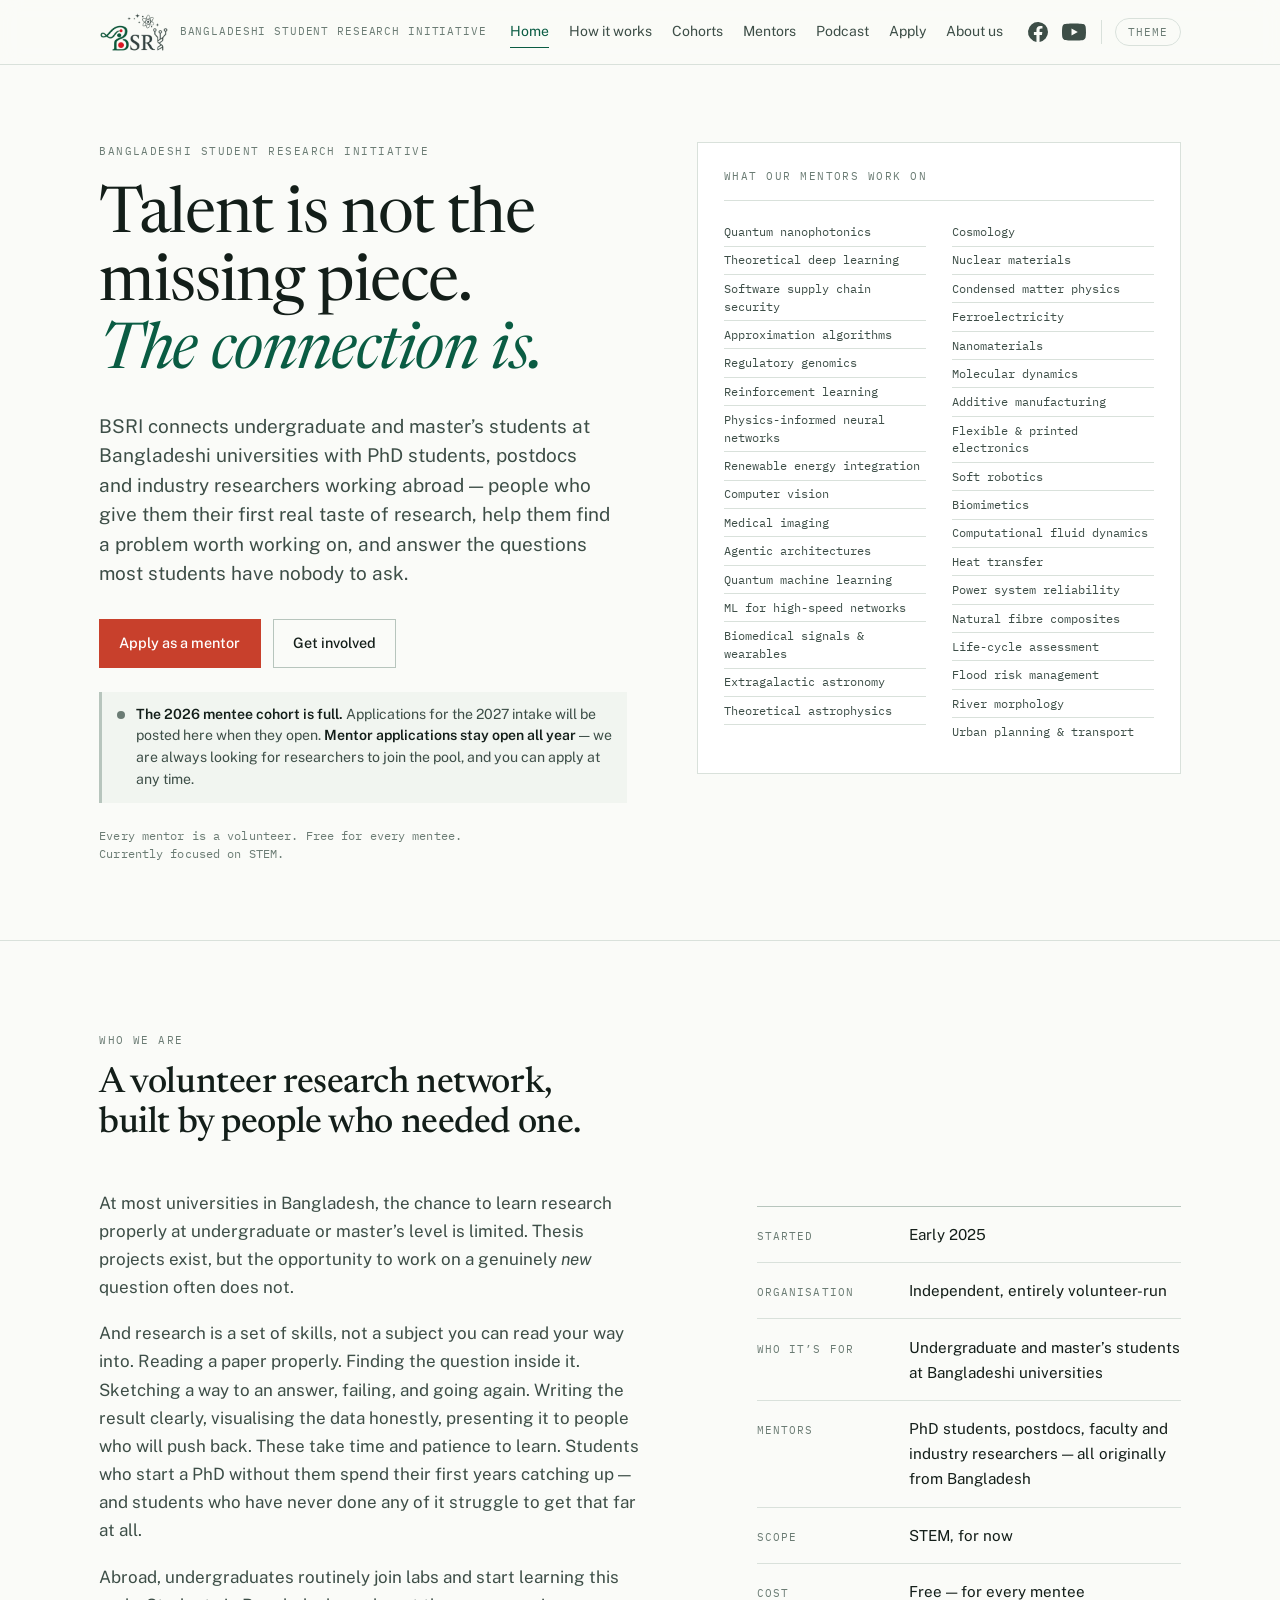
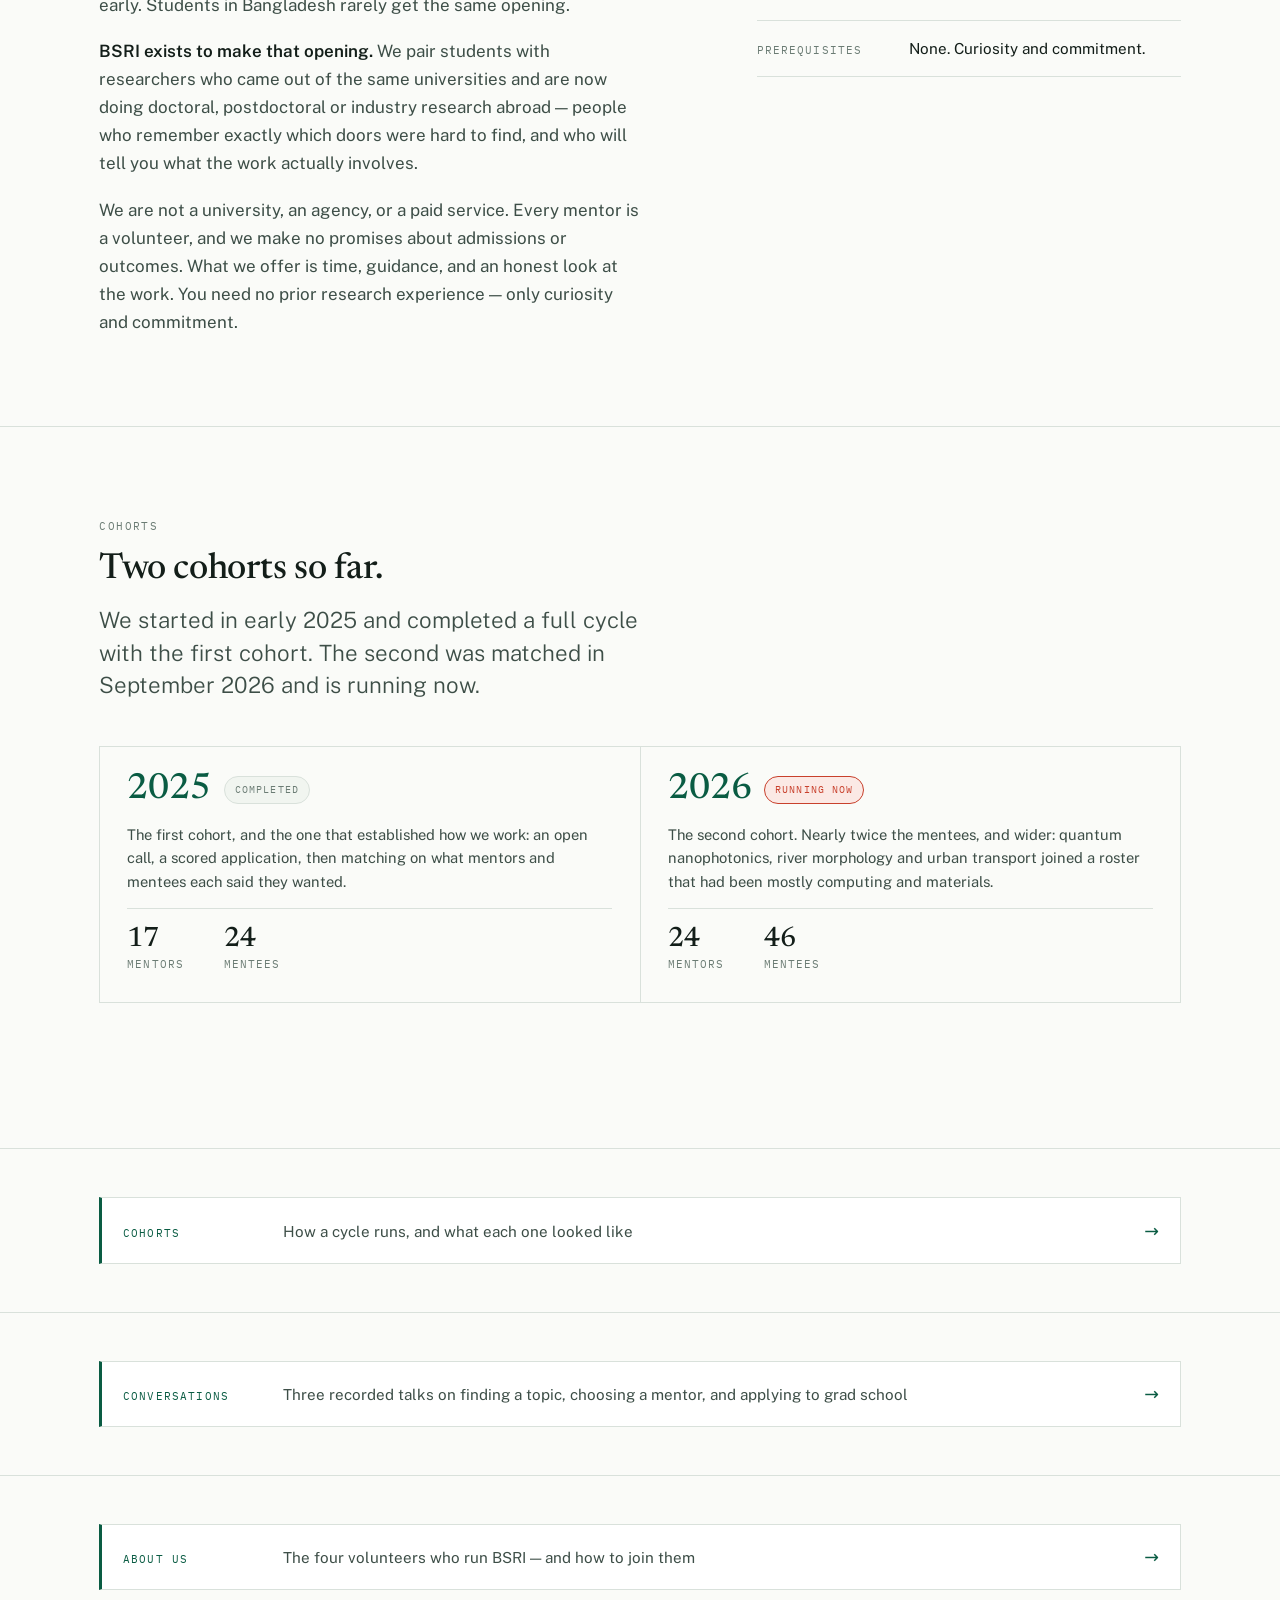
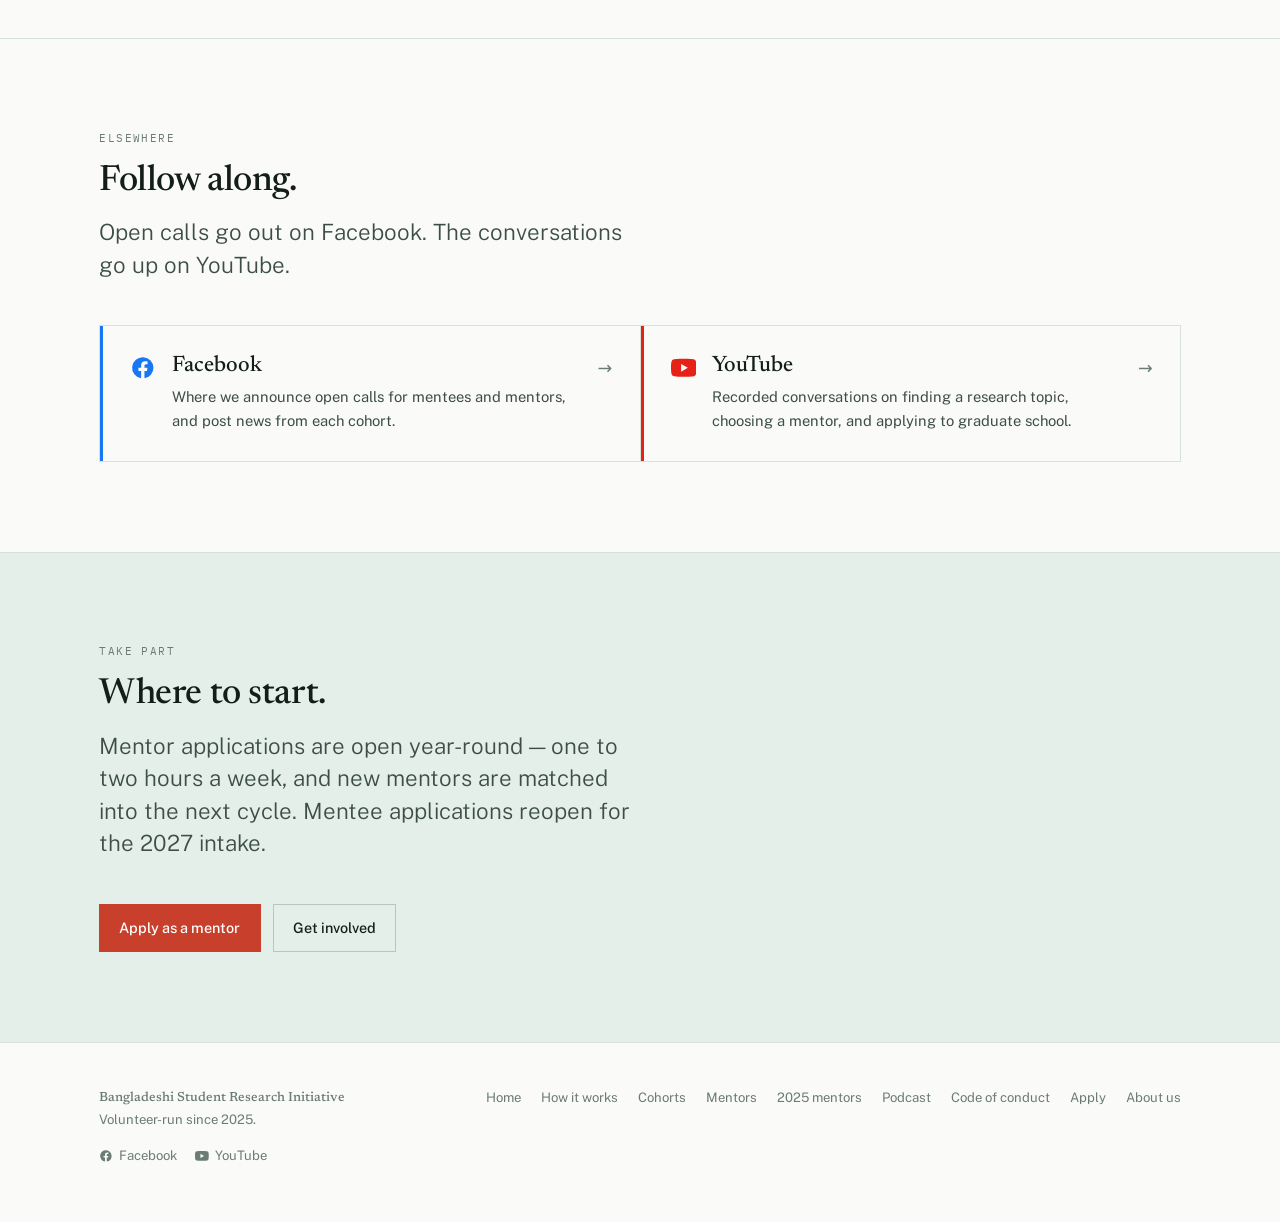
<file: index.html>
<!DOCTYPE html>
<html lang="en">
<head>
<meta charset="utf-8">
<meta name="viewport" content="width=device-width, initial-scale=1">
<title>Bangladeshi Student Research Initiative</title>
<meta name="description" content="BSRI is a volunteer research network connecting undergraduate and master’s students in Bangladesh with PhD students, postdocs and industry researchers abroad.">
<meta property="og:title" content="Bangladeshi Student Research Initiative">
<meta property="og:description" content="BSRI is a volunteer research network connecting undergraduate and master’s students in Bangladesh with PhD students, postdocs and industry researchers abroad.">
<meta property="og:type" content="website">
<link rel="icon" href="favicon.ico" sizes="any">
<link rel="apple-touch-icon" href="assets/img/apple-touch-icon.png">
<meta property="og:url" content="https://bsri-bd.github.io/">
<meta property="og:image" content="https://bsri-bd.github.io/assets/img/og.png">
<meta property="og:image:width" content="1200">
<meta property="og:image:height" content="630">
<meta name="twitter:card" content="summary_large_image">
<meta name="twitter:image" content="https://bsri-bd.github.io/assets/img/og.png">
<link rel="preconnect" href="https://fonts.googleapis.com">
<link rel="preconnect" href="https://fonts.gstatic.com" crossorigin>
<link rel="stylesheet" href="https://fonts.googleapis.com/css2?family=Newsreader:ital,opsz,wght@0,6..72,400;0,6..72,500;0,6..72,600;1,6..72,400;1,6..72,500&family=Public+Sans:wght@300;400;500;600&family=IBM+Plex+Mono:wght@400;500&display=swap">
<link rel="stylesheet" href="assets/css/styles.css?v=3570146f">
</head>
<body>
<a class="skip" href="#main">Skip to content</a>

<header class="masthead">
  <div class="wrap masthead__inner">
    <a class="brand" href="index.html">
      <img class="brand__logo brand__logo--light" src="assets/img/logo.png" alt="BSRI" width="416" height="240">
      <img class="brand__logo brand__logo--dark" src="assets/img/logo-dark.png" alt="" aria-hidden="true" width="416" height="240">
      <span class="brand__full">Bangladeshi Student Research Initiative</span>
    </a>
    <nav class="nav" id="primary-nav" aria-label="Primary">
      <a href="index.html" aria-current="page" class="is-current">Home</a>
      <a href="how-it-works.html">How it works</a>
      <a href="cohorts.html">Cohorts</a>
      <a href="mentors.html">Mentors</a>
      <a href="podcast.html">Podcast</a>
      <a href="apply.html">Apply</a>
      <a href="about.html">About us</a>
    </nav>
    <div class="masthead__end">
      <div class="masthead__social">
        <a href="https://www.facebook.com/profile.php?id=61578981377113" target="_blank" rel="noopener" aria-label="BSRI on Facebook" title="BSRI on Facebook"><svg class="masthead__icon" viewBox="0 0 24 24" aria-hidden="true" focusable="false"><path fill="currentColor" d="M22 12a10 10 0 1 0-11.56 9.88v-6.99H7.9V12h2.54V9.8c0-2.5 1.49-3.89 3.77-3.89 1.09 0 2.24.2 2.24.2v2.46h-1.26c-1.24 0-1.63.77-1.63 1.56V12h2.78l-.45 2.89h-2.33v6.99A10 10 0 0 0 22 12z"/></svg></a>
        <a href="https://www.youtube.com/@bsri-bd" target="_blank" rel="noopener" aria-label="BSRI on YouTube" title="BSRI on YouTube"><svg class="masthead__icon" viewBox="0 0 24 24" aria-hidden="true" focusable="false"><path fill="currentColor" d="M23.5 6.2a3 3 0 0 0-2.1-2.1C19.5 3.5 12 3.5 12 3.5s-7.5 0-9.4.6A3 3 0 0 0 .5 6.2C0 8.1 0 12 0 12s0 3.9.5 5.8a3 3 0 0 0 2.1 2.1c1.9.6 9.4.6 9.4.6s7.5 0 9.4-.6a3 3 0 0 0 2.1-2.1c.5-1.9.5-5.8.5-5.8s0-3.9-.5-5.8zM9.5 15.6V8.4l6.3 3.6-6.3 3.6z"/></svg></a>
      </div>
      <button class="theme-toggle" id="theme-toggle" type="button" aria-label="Switch colour theme"><svg class="theme-toggle__icon" viewBox="0 0 24 24" aria-hidden="true" focusable="false"><circle cx="12" cy="12" r="9" fill="none" stroke="currentColor" stroke-width="1.7"/><path fill="currentColor" d="M12 3a9 9 0 0 0 0 18z"/></svg><span class="theme-toggle__label">Theme</span></button>
      <button class="nav-toggle" id="nav-toggle" type="button" aria-expanded="false" aria-controls="primary-nav" aria-label="Menu"><svg class="nav-toggle__bars" viewBox="0 0 24 24" aria-hidden="true" focusable="false"><path fill="none" stroke="currentColor" stroke-width="1.8" stroke-linecap="round" d="M4 7h16M4 12h16M4 17h16"/></svg><svg class="nav-toggle__x" viewBox="0 0 24 24" aria-hidden="true" focusable="false"><path fill="none" stroke="currentColor" stroke-width="1.8" stroke-linecap="round" d="M6 6l12 12M18 6L6 18"/></svg></button>
    </div>
  </div>
</header>

<main id="main">
<section class="hero wrap" id="top">
    <div class="hero__grid">
      <div class="hero__thesis">
        <p class="eyebrow">Bangladeshi Student Research Initiative</p>
        <h1>Talent is not the missing piece. <em>The connection is.</em></h1>
        <p class="hero__mission">BSRI connects undergraduate and master&rsquo;s students at Bangladeshi universities with PhD students, postdocs and industry researchers working abroad &mdash; people who give them their first real taste of research, help them find a problem worth working on, and answer the questions most students have nobody to ask.</p>
        <div class="hero__actions">
          <a class="btn btn--primary" href="https://forms.gle/KTvxgGUuhtr7wDrc9" target="_blank" rel="noopener">Apply as a mentor</a>
          <a class="btn btn--ghost" href="apply.html">Get involved</a>
        </div>
        <p class="status">
          <span class="status__dot" aria-hidden="true"></span>
          <span><strong>The 2026 mentee cohort is full.</strong> Applications for the 2027 intake will be posted here when they open. <strong>Mentor applications stay open all year</strong> &mdash; we are always looking for researchers to join the pool, and you can apply at any time.</span>
        </p>
        <p class="hero__note">Every mentor is a volunteer. Free for every mentee.<br>Currently focused on STEM.</p>
      </div>

      <!-- The span of fields is the argument, so it is shown, not claimed -->
      <div class="fieldindex">
        <div class="fieldindex__head">
          <p class="eyebrow">What our mentors work on</p>
        </div>
        <ul class="fieldindex__list">
          <li>Quantum nanophotonics</li>
          <li>Theoretical deep learning</li>
          <li>Software supply chain security</li>
          <li>Approximation algorithms</li>
          <li>Regulatory genomics</li>
          <li>Reinforcement learning</li>
          <li>Physics-informed neural networks</li>
          <li>Renewable energy integration</li>
          <li>Computer vision</li>
          <li>Medical imaging</li>
          <li>Agentic architectures</li>
          <li>Quantum machine learning</li>
          <li>ML for high-speed networks</li>
          <li>Biomedical signals &amp; wearables</li>
          <li>Extragalactic astronomy</li>
          <li>Theoretical astrophysics</li>
          <li>Cosmology</li>
          <li>Nuclear materials</li>
          <li>Condensed matter physics</li>
          <li>Ferroelectricity</li>
          <li>Nanomaterials</li>
          <li>Molecular dynamics</li>
          <li>Additive manufacturing</li>
          <li>Flexible &amp; printed electronics</li>
          <li>Soft robotics</li>
          <li>Biomimetics</li>
          <li>Computational fluid dynamics</li>
          <li>Heat transfer</li>
          <li>Power system reliability</li>
          <li>Natural fibre composites</li>
          <li>Life-cycle assessment</li>
          <li>Flood risk management</li>
          <li>River morphology</li>
          <li>Urban planning &amp; transport</li>
        </ul>
      </div>
    </div>
  </section>
  <section class="section">
    <div class="wrap">
      <div class="section__head">
        <p class="eyebrow">Who we are</p>
        <h2>A volunteer research network, built by people who needed one.</h2>
      </div>
      <div class="about__grid">
        <div class="prose">
          <p>At most universities in Bangladesh, the chance to learn research properly at undergraduate or master&rsquo;s level is limited. Thesis projects exist, but the opportunity to work on a genuinely <em>new</em> question often does not.</p>
          <p>And research is a set of skills, not a subject you can read your way into. Reading a paper properly. Finding the question inside it. Sketching a way to an answer, failing, and going again. Writing the result clearly, visualising the data honestly, presenting it to people who will push back. These take time and patience to learn. Students who start a PhD without them spend their first years catching up &mdash; and students who have never done any of it struggle to get that far at all.</p>
          <p>Abroad, undergraduates routinely join labs and start learning this early. Students in Bangladesh rarely get the same opening.</p>
          <p><strong>BSRI exists to make that opening.</strong> We pair students with researchers who came out of the same universities and are now doing doctoral, postdoctoral or industry research abroad &mdash; people who remember exactly which doors were hard to find, and who will tell you what the work actually involves.</p>
          <p>We are not a university, an agency, or a paid service. Every mentor is a volunteer, and we make no promises about admissions or outcomes. What we offer is time, guidance, and an honest look at the work. You need no prior research experience &mdash; only curiosity and commitment.</p>
        </div>
        <dl class="facts">
          <div class="fact"><dt>Started</dt><dd>Early 2025</dd></div>
          <div class="fact"><dt>Organisation</dt><dd>Independent, entirely volunteer-run</dd></div>
          <div class="fact"><dt>Who it&rsquo;s for</dt><dd>Undergraduate and master&rsquo;s students at Bangladeshi universities</dd></div>
          <div class="fact"><dt>Mentors</dt><dd>PhD students, postdocs, faculty and industry researchers &mdash; all originally from Bangladesh</dd></div>
          <div class="fact"><dt>Scope</dt><dd>STEM, for now</dd></div>
          <div class="fact"><dt>Cost</dt><dd>Free &mdash; for every mentee</dd></div>
          <div class="fact"><dt>Prerequisites</dt><dd>None. Curiosity and commitment.</dd></div>
        </dl>
      </div>
    </div>
  </section>
  <section class="section">
    <div class="wrap">
      <div class="section__head">
        <p class="eyebrow">Cohorts</p>
        <h2>Two cohorts so far.</h2>
        <p class="lede">We started in early 2025 and completed a full cycle with the first cohort. The second was matched in September 2026 and is running now.</p>
      </div>
      <div class="cohorts">
        <article class="cohort">
          <div class="cohort__head">
            <span class="cohort__year">2025</span>
            <span class="pill pill--done">Completed</span>
          </div>
          <p class="cohort__note">The first cohort, and the one that established how we work: an open call, a scored application, then matching on what mentors and mentees each said they wanted.</p>
          <dl class="cohort__figures">
            <div class="figure"><dt>Mentors</dt><dd>17</dd></div>
            <div class="figure"><dt>Mentees</dt><dd>24</dd></div>
          </dl>
        </article>

        <article class="cohort">
          <div class="cohort__head">
            <span class="cohort__year">2026</span>
            <span class="pill pill--live">Running now</span>
          </div>
          <p class="cohort__note">The second cohort. Nearly twice the mentees, and wider: quantum nanophotonics, river morphology and urban transport joined a roster that had been mostly computing and materials.</p>
          <dl class="cohort__figures">
            <div class="figure"><dt>Mentors</dt><dd>24</dd></div>
            <div class="figure"><dt>Mentees</dt><dd>46</dd></div>
          </dl>
        </article>
      </div>
    </div>
  </section>
  <section class="section section--tight">
    <div class="wrap">
      <a class="cardlink" href="cohorts.html">
        <span class="cardlink__label">Cohorts</span>
        <span class="cardlink__text">How a cycle runs, and what each one looked like</span>
        <span class="cardlink__arrow" aria-hidden="true">&rarr;</span>
      </a>
    </div>
  </section>
  <section class="section section--tight">
    <div class="wrap">
      <a class="cardlink" href="podcast.html">
        <span class="cardlink__label">Conversations</span>
        <span class="cardlink__text">Three recorded talks on finding a topic, choosing a mentor, and applying to grad school</span>
        <span class="cardlink__arrow" aria-hidden="true">&rarr;</span>
      </a>
    </div>
  </section>
  <section class="section section--tight">
    <div class="wrap">
      <a class="cardlink" href="about.html">
        <span class="cardlink__label">About us</span>
        <span class="cardlink__text">The four volunteers who run BSRI &mdash; and how to join them</span>
        <span class="cardlink__arrow" aria-hidden="true">&rarr;</span>
      </a>
    </div>
  </section>
  <section class="section" id="follow">
    <div class="wrap">
      <div class="section__head">
        <p class="eyebrow">Elsewhere</p>
        <h2>Follow along.</h2>
        <p class="lede">Open calls go out on Facebook. The conversations go up on YouTube.</p>
      </div>
      <div class="sociallinks">
        <a class="sociallink sociallink--fb" href="https://www.facebook.com/profile.php?id=61578981377113" target="_blank" rel="noopener">
          <svg class="sociallink__icon" viewBox="0 0 24 24" aria-hidden="true" focusable="false"><path fill="currentColor" d="M22 12a10 10 0 1 0-11.56 9.88v-6.99H7.9V12h2.54V9.8c0-2.5 1.49-3.89 3.77-3.89 1.09 0 2.24.2 2.24.2v2.46h-1.26c-1.24 0-1.63.77-1.63 1.56V12h2.78l-.45 2.89h-2.33v6.99A10 10 0 0 0 22 12z"/></svg>
          <span class="sociallink__body">
            <span class="sociallink__name">Facebook</span>
            <span class="sociallink__text">Where we announce open calls for mentees and mentors, and post news from each cohort.</span>
          </span>
          <span class="sociallink__arrow" aria-hidden="true">&rarr;</span>
        </a>
        <a class="sociallink sociallink--yt" href="https://www.youtube.com/@bsri-bd" target="_blank" rel="noopener">
          <svg class="sociallink__icon" viewBox="0 0 24 24" aria-hidden="true" focusable="false"><path fill="currentColor" d="M23.5 6.2a3 3 0 0 0-2.1-2.1C19.5 3.5 12 3.5 12 3.5s-7.5 0-9.4.6A3 3 0 0 0 .5 6.2C0 8.1 0 12 0 12s0 3.9.5 5.8a3 3 0 0 0 2.1 2.1c1.9.6 9.4.6 9.4.6s7.5 0 9.4-.6a3 3 0 0 0 2.1-2.1c.5-1.9.5-5.8.5-5.8s0-3.9-.5-5.8zM9.5 15.6V8.4l6.3 3.6-6.3 3.6z"/></svg>
          <span class="sociallink__body">
            <span class="sociallink__name">YouTube</span>
            <span class="sociallink__text">Recorded conversations on finding a research topic, choosing a mentor, and applying to graduate school.</span>
          </span>
          <span class="sociallink__arrow" aria-hidden="true">&rarr;</span>
        </a>
      </div>
    </div>
  </section>
  <section class="section apply">
    <div class="wrap">
      <div class="section__head">
        <p class="eyebrow">Take part</p>
        <h2>Where to start.</h2>
        <p class="lede">Mentor applications are open year-round &mdash; one to two hours a week, and new mentors are matched into the next cycle. Mentee applications reopen for the 2027 intake.</p>
      </div>
      <div class="hero__actions">
        <a class="btn btn--primary" href="https://forms.gle/KTvxgGUuhtr7wDrc9" target="_blank" rel="noopener">Apply as a mentor</a>
        <a class="btn btn--ghost" href="apply.html">Get involved</a>
      </div>
    </div>
  </section>
</main>

<footer class="footer">
  <div class="wrap footer__inner">
    <div>
      <p class="footer__name">Bangladeshi Student Research Initiative</p>
      <p>Volunteer-run since 2025.</p>
      <div class="social">
        <a class="social__link" href="https://www.facebook.com/profile.php?id=61578981377113" target="_blank" rel="noopener"><svg class="social__icon" viewBox="0 0 24 24" aria-hidden="true" focusable="false"><path fill="currentColor" d="M22 12a10 10 0 1 0-11.56 9.88v-6.99H7.9V12h2.54V9.8c0-2.5 1.49-3.89 3.77-3.89 1.09 0 2.24.2 2.24.2v2.46h-1.26c-1.24 0-1.63.77-1.63 1.56V12h2.78l-.45 2.89h-2.33v6.99A10 10 0 0 0 22 12z"/></svg><span>Facebook</span></a>
        <a class="social__link" href="https://www.youtube.com/@bsri-bd" target="_blank" rel="noopener"><svg class="social__icon" viewBox="0 0 24 24" aria-hidden="true" focusable="false"><path fill="currentColor" d="M23.5 6.2a3 3 0 0 0-2.1-2.1C19.5 3.5 12 3.5 12 3.5s-7.5 0-9.4.6A3 3 0 0 0 .5 6.2C0 8.1 0 12 0 12s0 3.9.5 5.8a3 3 0 0 0 2.1 2.1c1.9.6 9.4.6 9.4.6s7.5 0 9.4-.6a3 3 0 0 0 2.1-2.1c.5-1.9.5-5.8.5-5.8s0-3.9-.5-5.8zM9.5 15.6V8.4l6.3 3.6-6.3 3.6z"/></svg><span>YouTube</span></a>
      </div>
    </div>
    <nav class="footer__links" aria-label="Footer">
      <a href="index.html">Home</a>
      <a href="how-it-works.html">How it works</a>
      <a href="cohorts.html">Cohorts</a>
      <a href="mentors.html">Mentors</a>
      <a href="mentors-2025.html">2025 mentors</a>
      <a href="podcast.html">Podcast</a>
      <a href="how-it-works.html#conduct">Code of conduct</a>
      <a href="apply.html">Apply</a>
      <a href="about.html">About us</a>
    </nav>
  </div>
</footer>

<script src="assets/js/main.js?v=790f674d"></script>
</body>
</html>
</file>
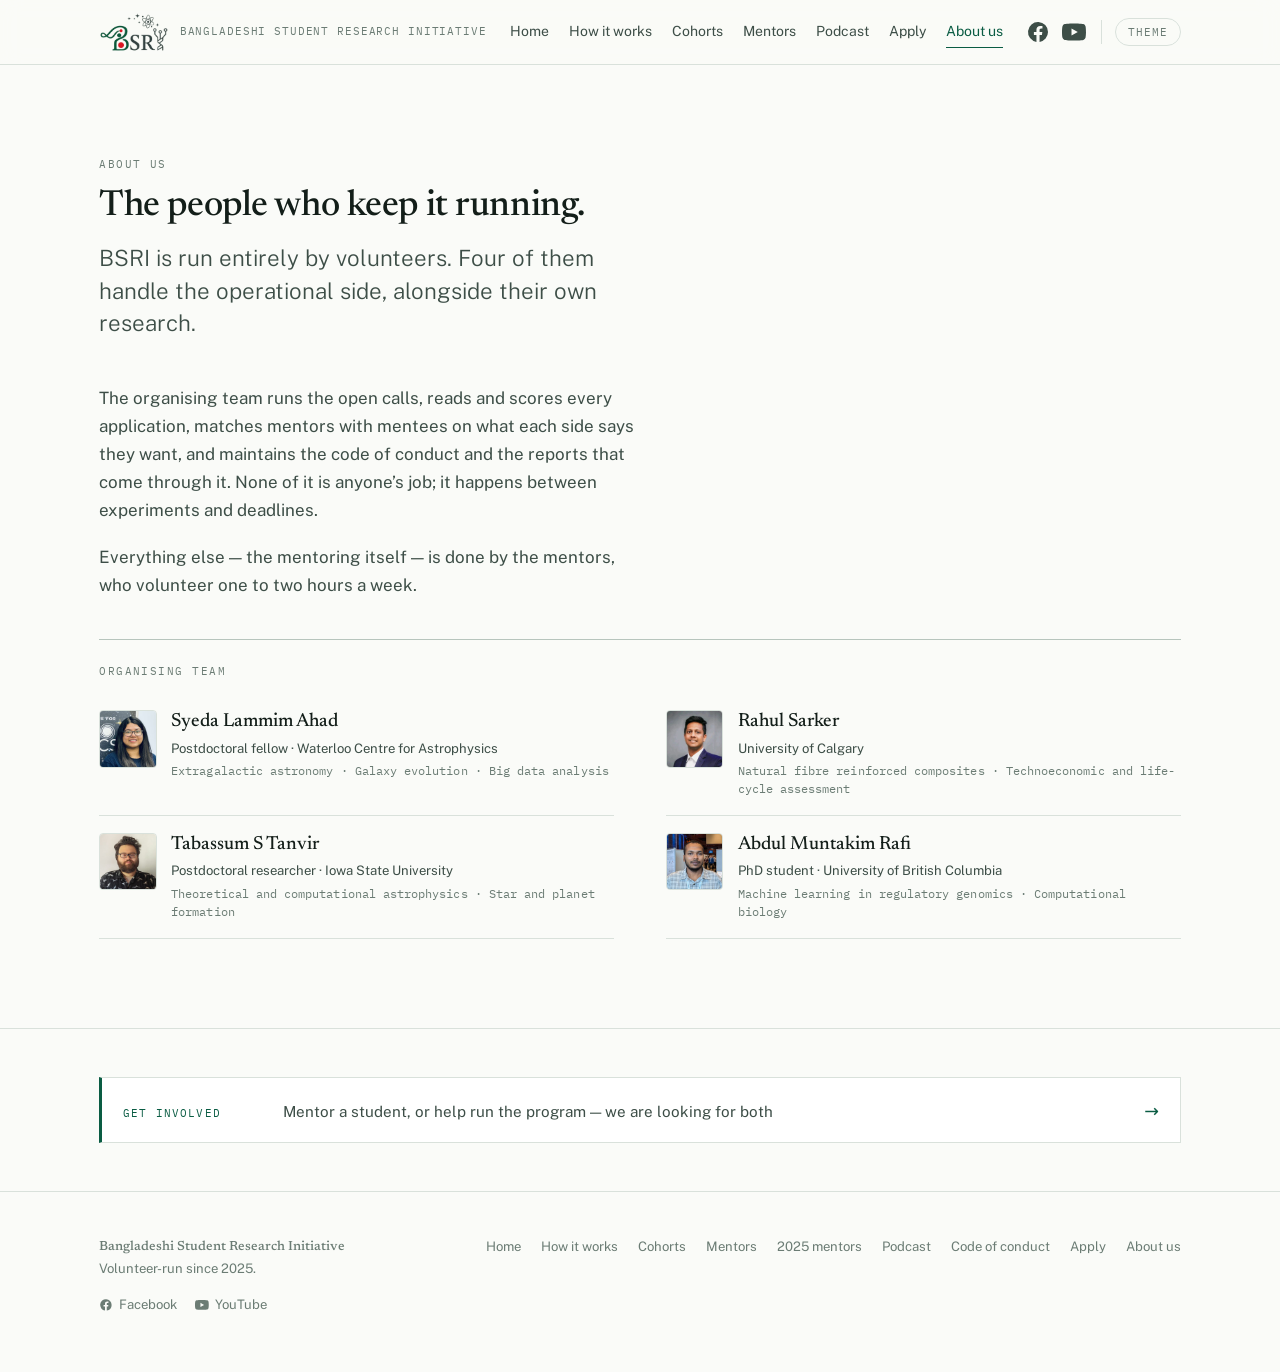
<file: about.html>
<!DOCTYPE html>
<html lang="en">
<head>
<meta charset="utf-8">
<meta name="viewport" content="width=device-width, initial-scale=1">
<title>About us · Bangladeshi Student Research Initiative</title>
<meta name="description" content="Who runs BSRI, what the organising team does, and how to join us as a mentor or a student volunteer.">
<meta property="og:title" content="About us · Bangladeshi Student Research Initiative">
<meta property="og:description" content="Who runs BSRI, what the organising team does, and how to join us.">
<meta property="og:type" content="website">
<link rel="icon" href="favicon.ico" sizes="any">
<link rel="apple-touch-icon" href="assets/img/apple-touch-icon.png">
<meta property="og:url" content="https://bsri-bd.github.io/about.html">
<meta property="og:image" content="https://bsri-bd.github.io/assets/img/og.png">
<meta property="og:image:width" content="1200">
<meta property="og:image:height" content="630">
<meta name="twitter:card" content="summary_large_image">
<meta name="twitter:image" content="https://bsri-bd.github.io/assets/img/og.png">
<link rel="preconnect" href="https://fonts.googleapis.com">
<link rel="preconnect" href="https://fonts.gstatic.com" crossorigin>
<link rel="stylesheet" href="https://fonts.googleapis.com/css2?family=Newsreader:ital,opsz,wght@0,6..72,400;0,6..72,500;0,6..72,600;1,6..72,400;1,6..72,500&family=Public+Sans:wght@300;400;500;600&family=IBM+Plex+Mono:wght@400;500&display=swap">
<link rel="stylesheet" href="assets/css/styles.css?v=3570146f">
</head>
<body>
<a class="skip" href="#main">Skip to content</a>

<header class="masthead">
  <div class="wrap masthead__inner">
    <a class="brand" href="index.html">
      <img class="brand__logo brand__logo--light" src="assets/img/logo.png" alt="BSRI" width="416" height="240">
      <img class="brand__logo brand__logo--dark" src="assets/img/logo-dark.png" alt="" aria-hidden="true" width="416" height="240">
      <span class="brand__full">Bangladeshi Student Research Initiative</span>
    </a>
    <nav class="nav" id="primary-nav" aria-label="Primary">
      <a href="index.html">Home</a>
      <a href="how-it-works.html">How it works</a>
      <a href="cohorts.html">Cohorts</a>
      <a href="mentors.html">Mentors</a>
      <a href="podcast.html">Podcast</a>
      <a href="apply.html">Apply</a>
      <a href="about.html" aria-current="page" class="is-current">About us</a>
    </nav>
    <div class="masthead__end">
      <div class="masthead__social">
        <a href="https://www.facebook.com/profile.php?id=61578981377113" target="_blank" rel="noopener" aria-label="BSRI on Facebook" title="BSRI on Facebook"><svg class="masthead__icon" viewBox="0 0 24 24" aria-hidden="true" focusable="false"><path fill="currentColor" d="M22 12a10 10 0 1 0-11.56 9.88v-6.99H7.9V12h2.54V9.8c0-2.5 1.49-3.89 3.77-3.89 1.09 0 2.24.2 2.24.2v2.46h-1.26c-1.24 0-1.63.77-1.63 1.56V12h2.78l-.45 2.89h-2.33v6.99A10 10 0 0 0 22 12z"/></svg></a>
        <a href="https://www.youtube.com/@bsri-bd" target="_blank" rel="noopener" aria-label="BSRI on YouTube" title="BSRI on YouTube"><svg class="masthead__icon" viewBox="0 0 24 24" aria-hidden="true" focusable="false"><path fill="currentColor" d="M23.5 6.2a3 3 0 0 0-2.1-2.1C19.5 3.5 12 3.5 12 3.5s-7.5 0-9.4.6A3 3 0 0 0 .5 6.2C0 8.1 0 12 0 12s0 3.9.5 5.8a3 3 0 0 0 2.1 2.1c1.9.6 9.4.6 9.4.6s7.5 0 9.4-.6a3 3 0 0 0 2.1-2.1c.5-1.9.5-5.8.5-5.8s0-3.9-.5-5.8zM9.5 15.6V8.4l6.3 3.6-6.3 3.6z"/></svg></a>
      </div>
      <button class="theme-toggle" id="theme-toggle" type="button" aria-label="Switch colour theme"><svg class="theme-toggle__icon" viewBox="0 0 24 24" aria-hidden="true" focusable="false"><circle cx="12" cy="12" r="9" fill="none" stroke="currentColor" stroke-width="1.7"/><path fill="currentColor" d="M12 3a9 9 0 0 0 0 18z"/></svg><span class="theme-toggle__label">Theme</span></button>
      <button class="nav-toggle" id="nav-toggle" type="button" aria-expanded="false" aria-controls="primary-nav" aria-label="Menu"><svg class="nav-toggle__bars" viewBox="0 0 24 24" aria-hidden="true" focusable="false"><path fill="none" stroke="currentColor" stroke-width="1.8" stroke-linecap="round" d="M4 7h16M4 12h16M4 17h16"/></svg><svg class="nav-toggle__x" viewBox="0 0 24 24" aria-hidden="true" focusable="false"><path fill="none" stroke="currentColor" stroke-width="1.8" stroke-linecap="round" d="M6 6l12 12M18 6L6 18"/></svg></button>
    </div>
  </div>
</header>

<main id="main">
  <section class="section section--plain">
    <div class="wrap">
      <div class="section__head">
        <p class="eyebrow">About us</p>
        <h1>The people who keep it running.</h1>
        <p class="lede">BSRI is run entirely by volunteers. Four of them handle the operational side, alongside their own research.</p>
      </div>
      <div class="prose prose--after">
        <p>The organising team runs the open calls, reads and scores every application, matches mentors with mentees on what each side says they want, and maintains the code of conduct and the reports that come through it. None of it is anyone&rsquo;s job; it happens between experiments and deadlines.</p>
        <p>Everything else &mdash; the mentoring itself &mdash; is done by the mentors, who volunteer one to two hours a week.</p>
      </div>

      <div class="roster roster--spaced">
        <p class="eyebrow roster__label">Organising team</p>
        <div class="roster__grid">
          <div class="mentor mentor--photo">
            <span class="mentor__photo"><img src="assets/img/mentors/syeda-lammim-ahad.jpg" alt="" width="160" height="160" loading="lazy" decoding="async"></span>
            <span class="mentor__text">
              <span class="mentor__name">Syeda Lammim Ahad</span>
              <span class="mentor__affil">Postdoctoral fellow &middot; Waterloo Centre for Astrophysics</span>
              <span class="mentor__fields">Extragalactic astronomy &middot; Galaxy evolution &middot; Big data analysis</span>
            </span>
          </div>
          <div class="mentor mentor--photo">
            <span class="mentor__photo"><img src="assets/img/mentors/rahul-sarker.jpg" alt="" width="160" height="160" loading="lazy" decoding="async"></span>
            <span class="mentor__text">
              <span class="mentor__name">Rahul Sarker</span>
              <span class="mentor__affil">University of Calgary</span>
              <span class="mentor__fields">Natural fibre reinforced composites &middot; Technoeconomic and life-cycle assessment</span>
            </span>
          </div>
          <div class="mentor mentor--photo">
            <span class="mentor__photo"><img src="assets/img/mentors/tabassum-s-tanvir.jpg" alt="" width="160" height="160" loading="lazy" decoding="async"></span>
            <span class="mentor__text">
              <span class="mentor__name">Tabassum S Tanvir</span>
              <span class="mentor__affil">Postdoctoral researcher &middot; Iowa State University</span>
              <span class="mentor__fields">Theoretical and computational astrophysics &middot; Star and planet formation</span>
            </span>
          </div>
          <div class="mentor mentor--photo">
            <span class="mentor__photo"><img src="assets/img/mentors/abdul-muntakim-rafi.jpg" alt="" width="160" height="160" loading="lazy" decoding="async"></span>
            <span class="mentor__text">
              <span class="mentor__name">Abdul Muntakim Rafi</span>
              <span class="mentor__affil">PhD student &middot; University of British Columbia</span>
              <span class="mentor__fields">Machine learning in regulatory genomics &middot; Computational biology</span>
            </span>
          </div>
        </div>
      </div>
    </div>
  </section>

  <section class="section section--tight">
    <div class="wrap">
      <a class="cardlink" href="apply.html">
        <span class="cardlink__label">Get involved</span>
        <span class="cardlink__text">Mentor a student, or help run the program &mdash; we are looking for both</span>
        <span class="cardlink__arrow" aria-hidden="true">&rarr;</span>
      </a>
    </div>
  </section>
</main>

<footer class="footer">
  <div class="wrap footer__inner">
    <div>
      <p class="footer__name">Bangladeshi Student Research Initiative</p>
      <p>Volunteer-run since 2025.</p>
      <div class="social">
        <a class="social__link" href="https://www.facebook.com/profile.php?id=61578981377113" target="_blank" rel="noopener"><svg class="social__icon" viewBox="0 0 24 24" aria-hidden="true" focusable="false"><path fill="currentColor" d="M22 12a10 10 0 1 0-11.56 9.88v-6.99H7.9V12h2.54V9.8c0-2.5 1.49-3.89 3.77-3.89 1.09 0 2.24.2 2.24.2v2.46h-1.26c-1.24 0-1.63.77-1.63 1.56V12h2.78l-.45 2.89h-2.33v6.99A10 10 0 0 0 22 12z"/></svg><span>Facebook</span></a>
        <a class="social__link" href="https://www.youtube.com/@bsri-bd" target="_blank" rel="noopener"><svg class="social__icon" viewBox="0 0 24 24" aria-hidden="true" focusable="false"><path fill="currentColor" d="M23.5 6.2a3 3 0 0 0-2.1-2.1C19.5 3.5 12 3.5 12 3.5s-7.5 0-9.4.6A3 3 0 0 0 .5 6.2C0 8.1 0 12 0 12s0 3.9.5 5.8a3 3 0 0 0 2.1 2.1c1.9.6 9.4.6 9.4.6s7.5 0 9.4-.6a3 3 0 0 0 2.1-2.1c.5-1.9.5-5.8.5-5.8s0-3.9-.5-5.8zM9.5 15.6V8.4l6.3 3.6-6.3 3.6z"/></svg><span>YouTube</span></a>
      </div>
    </div>
    <nav class="footer__links" aria-label="Footer">
      <a href="index.html">Home</a>
      <a href="how-it-works.html">How it works</a>
      <a href="cohorts.html">Cohorts</a>
      <a href="mentors.html">Mentors</a>
      <a href="mentors-2025.html">2025 mentors</a>
      <a href="podcast.html">Podcast</a>
      <a href="how-it-works.html#conduct">Code of conduct</a>
      <a href="apply.html">Apply</a>
      <a href="about.html">About us</a>
    </nav>
  </div>
</footer>

<script src="assets/js/main.js?v=790f674d"></script>
</body>
</html>
</file>
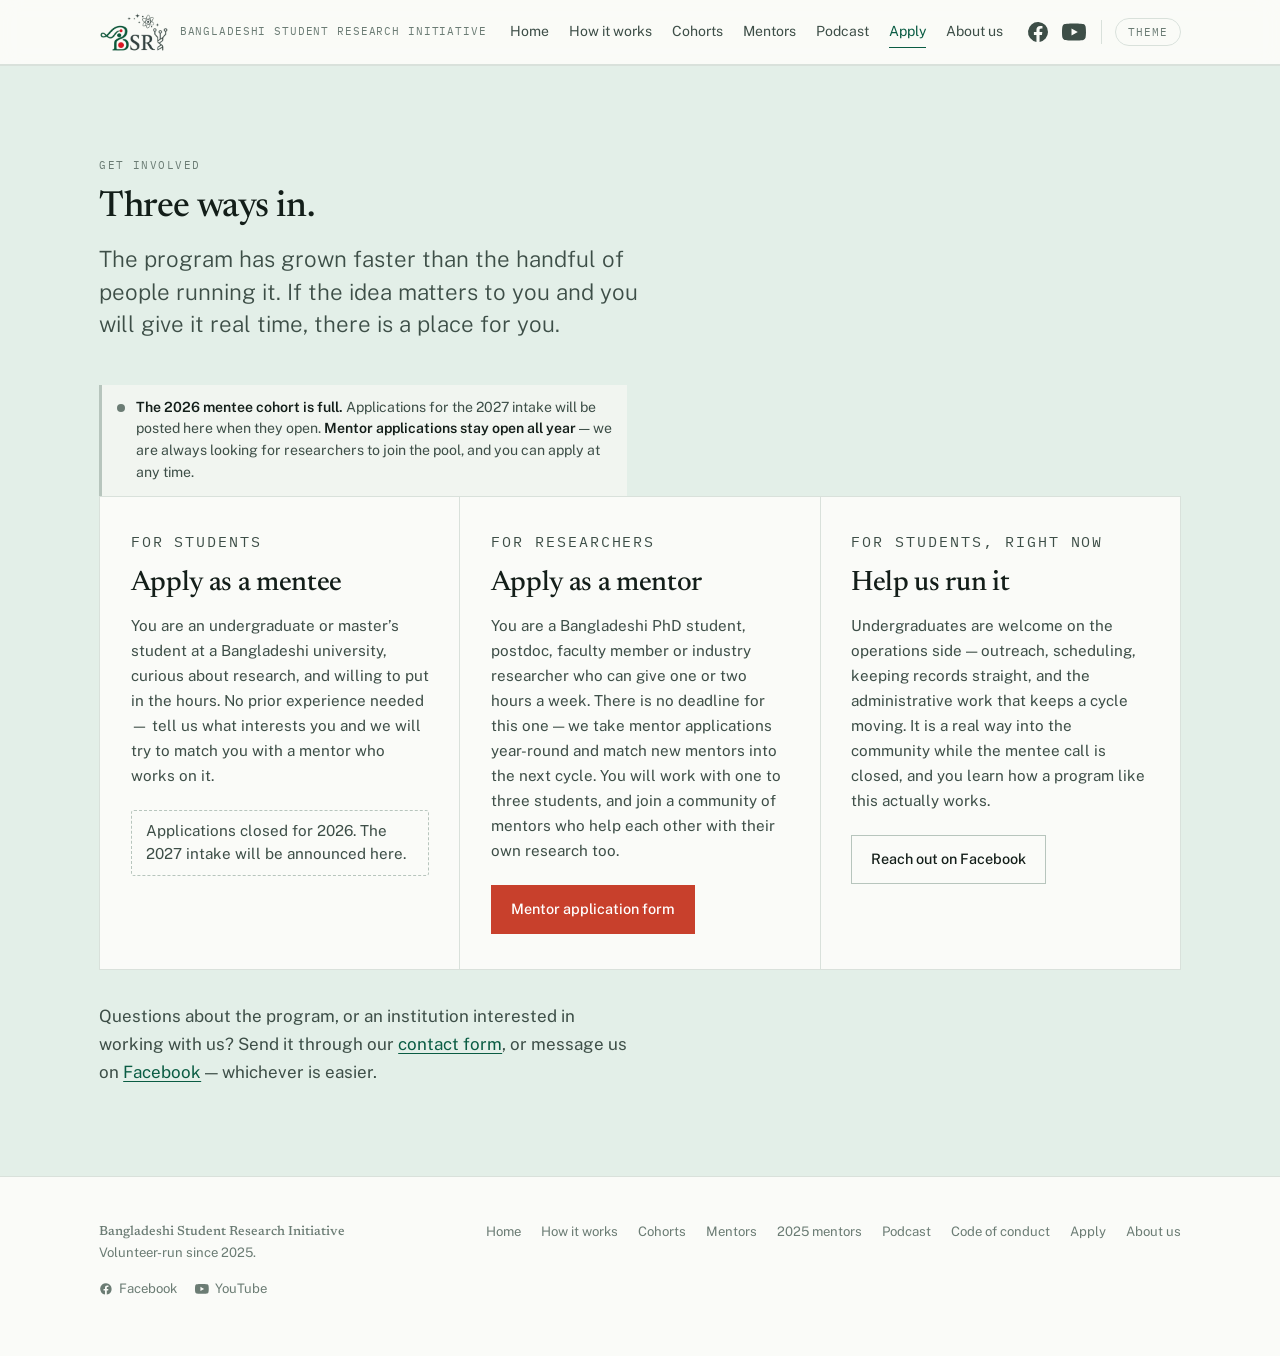
<file: apply.html>
<!DOCTYPE html>
<html lang="en">
<head>
<meta charset="utf-8">
<meta name="viewport" content="width=device-width, initial-scale=1">
<title>Apply · Bangladeshi Student Research Initiative</title>
<meta name="description" content="Apply to BSRI as a mentee or a mentor. No prior research experience needed.">
<meta property="og:title" content="Apply · Bangladeshi Student Research Initiative">
<meta property="og:description" content="Apply to BSRI as a mentee or a mentor. No prior research experience needed.">
<meta property="og:type" content="website">
<link rel="icon" href="favicon.ico" sizes="any">
<link rel="apple-touch-icon" href="assets/img/apple-touch-icon.png">
<meta property="og:url" content="https://bsri-bd.github.io/apply.html">
<meta property="og:image" content="https://bsri-bd.github.io/assets/img/og.png">
<meta property="og:image:width" content="1200">
<meta property="og:image:height" content="630">
<meta name="twitter:card" content="summary_large_image">
<meta name="twitter:image" content="https://bsri-bd.github.io/assets/img/og.png">
<link rel="preconnect" href="https://fonts.googleapis.com">
<link rel="preconnect" href="https://fonts.gstatic.com" crossorigin>
<link rel="stylesheet" href="https://fonts.googleapis.com/css2?family=Newsreader:ital,opsz,wght@0,6..72,400;0,6..72,500;0,6..72,600;1,6..72,400;1,6..72,500&family=Public+Sans:wght@300;400;500;600&family=IBM+Plex+Mono:wght@400;500&display=swap">
<link rel="stylesheet" href="assets/css/styles.css?v=3570146f">
</head>
<body>
<a class="skip" href="#main">Skip to content</a>

<header class="masthead">
  <div class="wrap masthead__inner">
    <a class="brand" href="index.html">
      <img class="brand__logo brand__logo--light" src="assets/img/logo.png" alt="BSRI" width="416" height="240">
      <img class="brand__logo brand__logo--dark" src="assets/img/logo-dark.png" alt="" aria-hidden="true" width="416" height="240">
      <span class="brand__full">Bangladeshi Student Research Initiative</span>
    </a>
    <nav class="nav" id="primary-nav" aria-label="Primary">
      <a href="index.html">Home</a>
      <a href="how-it-works.html">How it works</a>
      <a href="cohorts.html">Cohorts</a>
      <a href="mentors.html">Mentors</a>
      <a href="podcast.html">Podcast</a>
      <a href="apply.html" aria-current="page" class="is-current">Apply</a>
      <a href="about.html">About us</a>
    </nav>
    <div class="masthead__end">
      <div class="masthead__social">
        <a href="https://www.facebook.com/profile.php?id=61578981377113" target="_blank" rel="noopener" aria-label="BSRI on Facebook" title="BSRI on Facebook"><svg class="masthead__icon" viewBox="0 0 24 24" aria-hidden="true" focusable="false"><path fill="currentColor" d="M22 12a10 10 0 1 0-11.56 9.88v-6.99H7.9V12h2.54V9.8c0-2.5 1.49-3.89 3.77-3.89 1.09 0 2.24.2 2.24.2v2.46h-1.26c-1.24 0-1.63.77-1.63 1.56V12h2.78l-.45 2.89h-2.33v6.99A10 10 0 0 0 22 12z"/></svg></a>
        <a href="https://www.youtube.com/@bsri-bd" target="_blank" rel="noopener" aria-label="BSRI on YouTube" title="BSRI on YouTube"><svg class="masthead__icon" viewBox="0 0 24 24" aria-hidden="true" focusable="false"><path fill="currentColor" d="M23.5 6.2a3 3 0 0 0-2.1-2.1C19.5 3.5 12 3.5 12 3.5s-7.5 0-9.4.6A3 3 0 0 0 .5 6.2C0 8.1 0 12 0 12s0 3.9.5 5.8a3 3 0 0 0 2.1 2.1c1.9.6 9.4.6 9.4.6s7.5 0 9.4-.6a3 3 0 0 0 2.1-2.1c.5-1.9.5-5.8.5-5.8s0-3.9-.5-5.8zM9.5 15.6V8.4l6.3 3.6-6.3 3.6z"/></svg></a>
      </div>
      <button class="theme-toggle" id="theme-toggle" type="button" aria-label="Switch colour theme"><svg class="theme-toggle__icon" viewBox="0 0 24 24" aria-hidden="true" focusable="false"><circle cx="12" cy="12" r="9" fill="none" stroke="currentColor" stroke-width="1.7"/><path fill="currentColor" d="M12 3a9 9 0 0 0 0 18z"/></svg><span class="theme-toggle__label">Theme</span></button>
      <button class="nav-toggle" id="nav-toggle" type="button" aria-expanded="false" aria-controls="primary-nav" aria-label="Menu"><svg class="nav-toggle__bars" viewBox="0 0 24 24" aria-hidden="true" focusable="false"><path fill="none" stroke="currentColor" stroke-width="1.8" stroke-linecap="round" d="M4 7h16M4 12h16M4 17h16"/></svg><svg class="nav-toggle__x" viewBox="0 0 24 24" aria-hidden="true" focusable="false"><path fill="none" stroke="currentColor" stroke-width="1.8" stroke-linecap="round" d="M6 6l12 12M18 6L6 18"/></svg></button>
    </div>
  </div>
</header>

<main id="main">
  <section class="section section--plain apply">
    <div class="wrap">
      <div class="section__head">
        <p class="eyebrow">Get involved</p>
        <h1>Three ways in.</h1>
        <p class="lede">The program has grown faster than the handful of people running it. If the idea matters to you and you will give it real time, there is a place for you.</p>
      </div>
      <p class="status">
        <span class="status__dot" aria-hidden="true"></span>
        <span><strong>The 2026 mentee cohort is full.</strong> Applications for the 2027 intake will be posted here when they open. <strong>Mentor applications stay open all year</strong> &mdash; we are always looking for researchers to join the pool, and you can apply at any time.</span>
      </p>

      <div class="apply__grid apply__grid--three">
        <div class="track">
          <p class="eyebrow">For students</p>
          <h3>Apply as a mentee</h3>
          <p>You are an undergraduate or master&rsquo;s student at a Bangladeshi university, curious about research, and willing to put in the hours. No prior experience needed &mdash; tell us what interests you and we will try to match you with a mentor who works on it.</p>
          <p class="track__closed">Applications closed for 2026. The 2027 intake will be announced here.</p>
        </div>
        <div class="track">
          <p class="eyebrow">For researchers</p>
          <h3>Apply as a mentor</h3>
          <p>You are a Bangladeshi PhD student, postdoc, faculty member or industry researcher who can give one or two hours a week. There is no deadline for this one &mdash; we take mentor applications year-round and match new mentors into the next cycle. You will work with one to three students, and join a community of mentors who help each other with their own research too.</p>
          <a class="btn btn--primary" href="https://forms.gle/KTvxgGUuhtr7wDrc9" target="_blank" rel="noopener">Mentor application form</a>
        </div>
        <div class="track">
          <p class="eyebrow">For students, right now</p>
          <h3>Help us run it</h3>
          <p>Undergraduates are welcome on the operations side &mdash; outreach, scheduling, keeping records straight, and the administrative work that keeps a cycle moving. It is a real way into the community while the mentee call is closed, and you learn how a program like this actually works.</p>
          <a class="btn btn--ghost" href="https://www.facebook.com/profile.php?id=61578981377113" target="_blank" rel="noopener">Reach out on Facebook</a>
        </div>
      </div>
      <div class="prose prose--after">
        <p>Questions about the program, or an institution interested in working with us? Send it through our <a href="https://forms.gle/EfrwKsgjZSCz4MGA8" target="_blank" rel="noopener">contact form</a>, or message us on <a href="https://www.facebook.com/profile.php?id=61578981377113" target="_blank" rel="noopener">Facebook</a> &mdash; whichever is easier.</p>
      </div>
    </div>
  </section>
</main>

<footer class="footer">
  <div class="wrap footer__inner">
    <div>
      <p class="footer__name">Bangladeshi Student Research Initiative</p>
      <p>Volunteer-run since 2025.</p>
      <div class="social">
        <a class="social__link" href="https://www.facebook.com/profile.php?id=61578981377113" target="_blank" rel="noopener"><svg class="social__icon" viewBox="0 0 24 24" aria-hidden="true" focusable="false"><path fill="currentColor" d="M22 12a10 10 0 1 0-11.56 9.88v-6.99H7.9V12h2.54V9.8c0-2.5 1.49-3.89 3.77-3.89 1.09 0 2.24.2 2.24.2v2.46h-1.26c-1.24 0-1.63.77-1.63 1.56V12h2.78l-.45 2.89h-2.33v6.99A10 10 0 0 0 22 12z"/></svg><span>Facebook</span></a>
        <a class="social__link" href="https://www.youtube.com/@bsri-bd" target="_blank" rel="noopener"><svg class="social__icon" viewBox="0 0 24 24" aria-hidden="true" focusable="false"><path fill="currentColor" d="M23.5 6.2a3 3 0 0 0-2.1-2.1C19.5 3.5 12 3.5 12 3.5s-7.5 0-9.4.6A3 3 0 0 0 .5 6.2C0 8.1 0 12 0 12s0 3.9.5 5.8a3 3 0 0 0 2.1 2.1c1.9.6 9.4.6 9.4.6s7.5 0 9.4-.6a3 3 0 0 0 2.1-2.1c.5-1.9.5-5.8.5-5.8s0-3.9-.5-5.8zM9.5 15.6V8.4l6.3 3.6-6.3 3.6z"/></svg><span>YouTube</span></a>
      </div>
    </div>
    <nav class="footer__links" aria-label="Footer">
      <a href="index.html">Home</a>
      <a href="how-it-works.html">How it works</a>
      <a href="cohorts.html">Cohorts</a>
      <a href="mentors.html">Mentors</a>
      <a href="mentors-2025.html">2025 mentors</a>
      <a href="podcast.html">Podcast</a>
      <a href="how-it-works.html#conduct">Code of conduct</a>
      <a href="apply.html">Apply</a>
      <a href="about.html">About us</a>
    </nav>
  </div>
</footer>

<script src="assets/js/main.js?v=790f674d"></script>
</body>
</html>
</file>
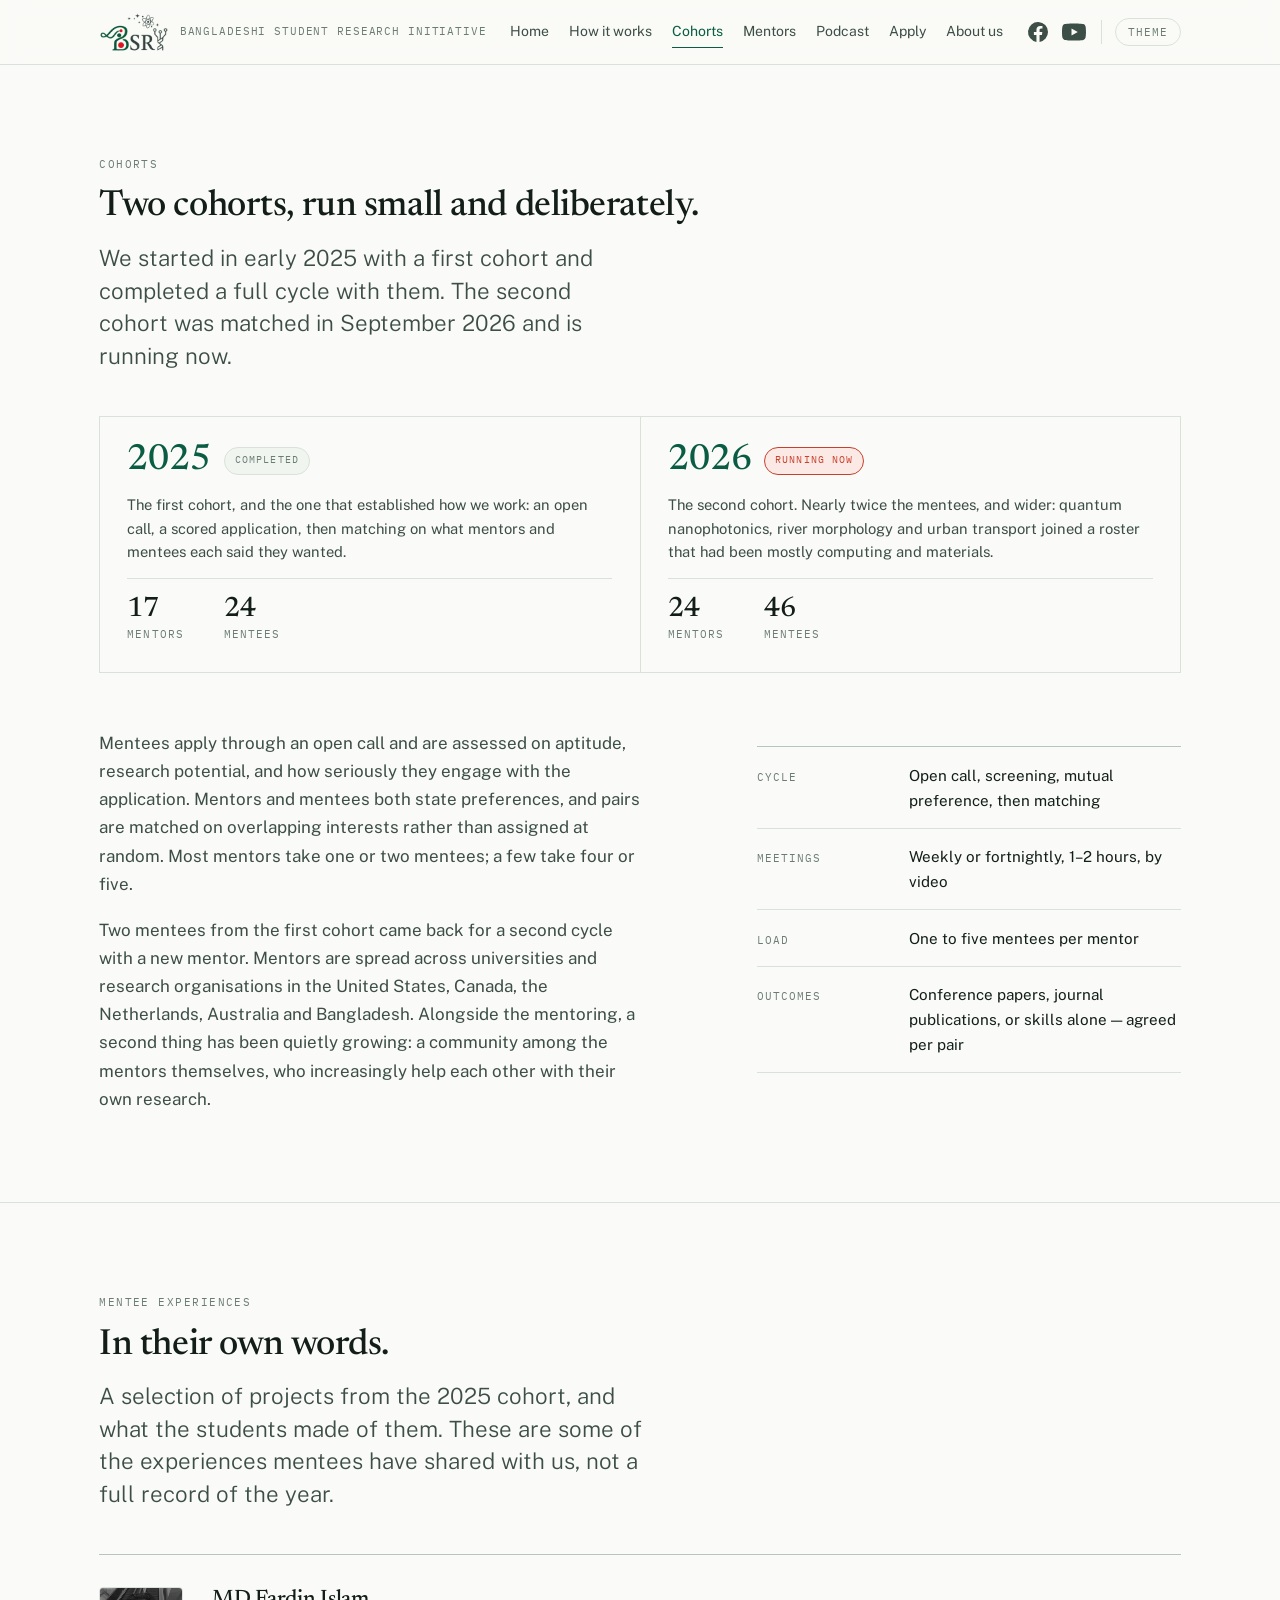
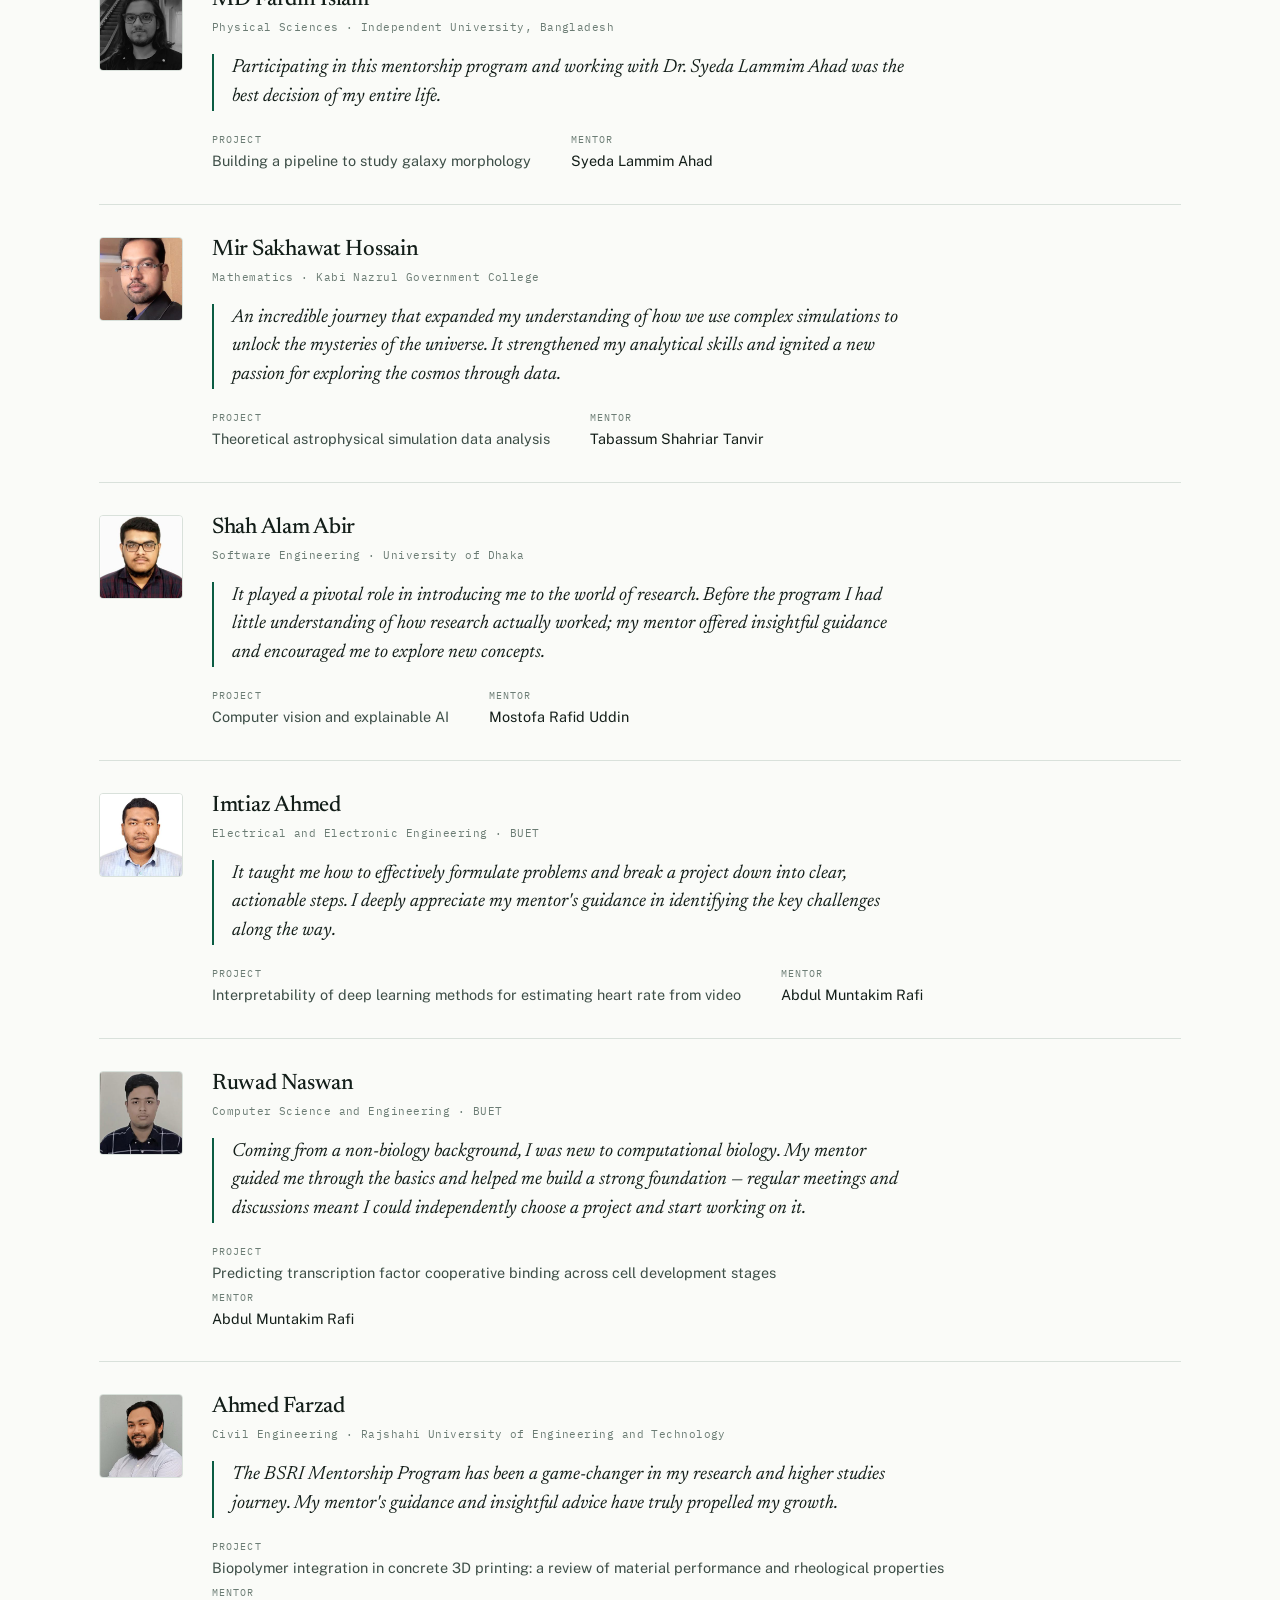
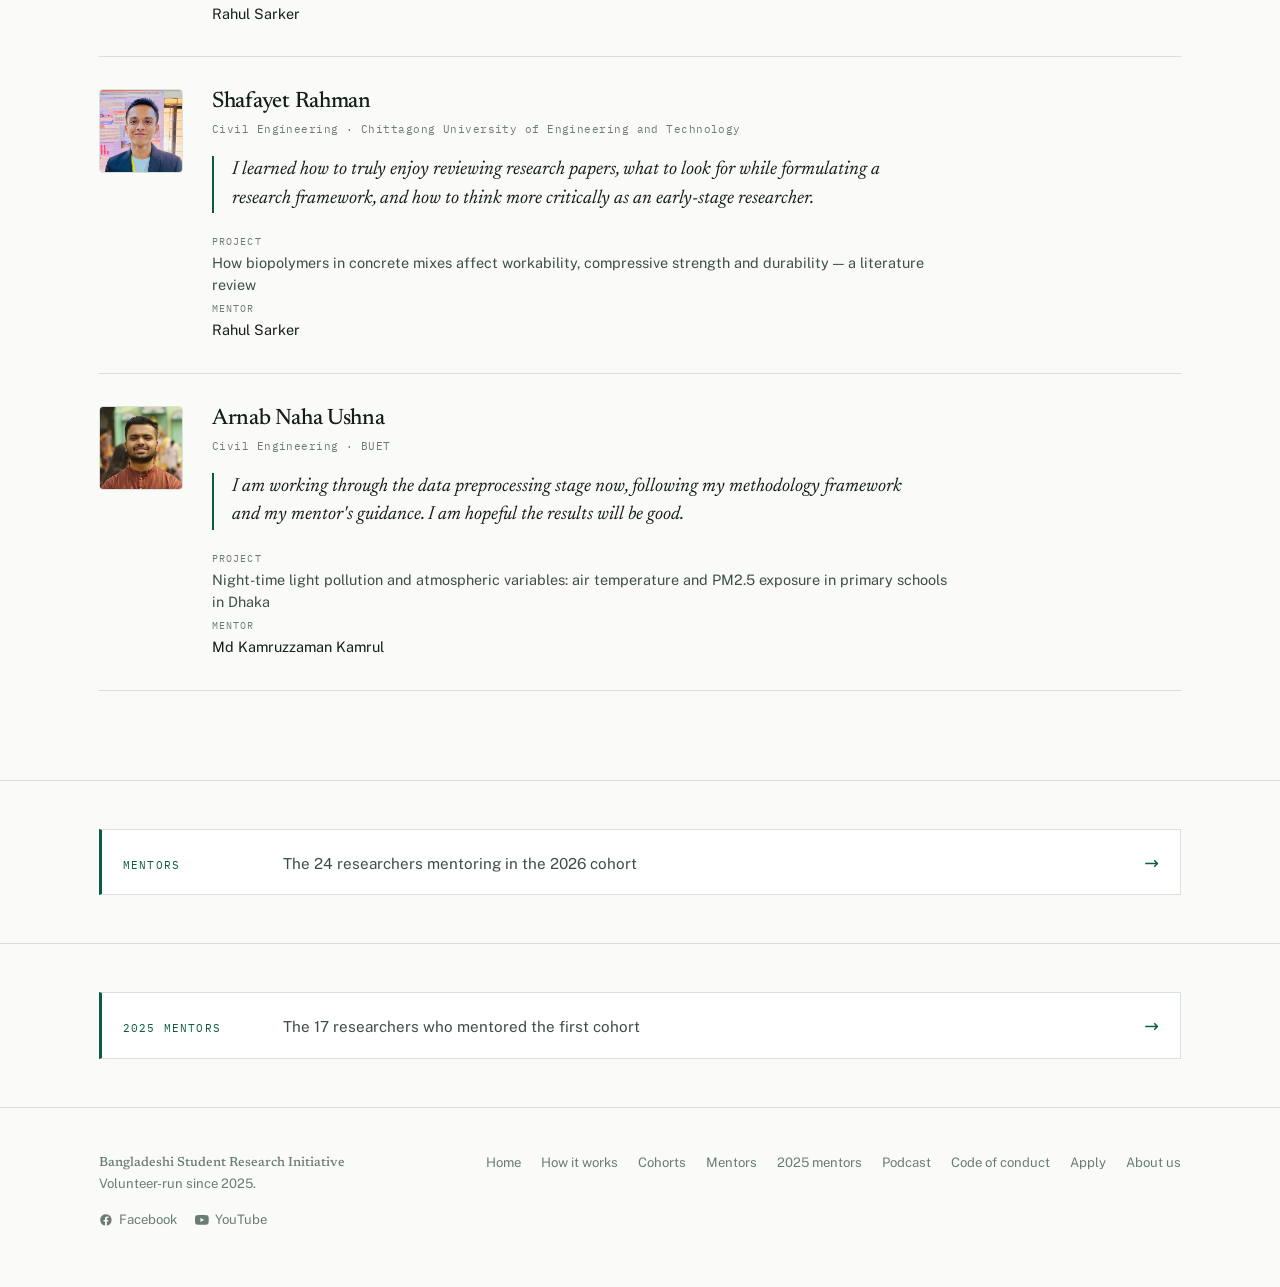
<file: cohorts.html>
<!DOCTYPE html>
<html lang="en">
<head>
<meta charset="utf-8">
<meta name="viewport" content="width=device-width, initial-scale=1">
<title>Cohorts · Bangladeshi Student Research Initiative</title>
<meta name="description" content="The 2025 and 2026 BSRI cohorts — who mentored, how many students, and how pairs are matched.">
<meta property="og:title" content="Cohorts · Bangladeshi Student Research Initiative">
<meta property="og:description" content="The 2025 and 2026 BSRI cohorts — who mentored, how many students, and how pairs are matched.">
<meta property="og:type" content="website">
<link rel="icon" href="favicon.ico" sizes="any">
<link rel="apple-touch-icon" href="assets/img/apple-touch-icon.png">
<meta property="og:url" content="https://bsri-bd.github.io/cohorts.html">
<meta property="og:image" content="https://bsri-bd.github.io/assets/img/og.png">
<meta property="og:image:width" content="1200">
<meta property="og:image:height" content="630">
<meta name="twitter:card" content="summary_large_image">
<meta name="twitter:image" content="https://bsri-bd.github.io/assets/img/og.png">
<link rel="preconnect" href="https://fonts.googleapis.com">
<link rel="preconnect" href="https://fonts.gstatic.com" crossorigin>
<link rel="stylesheet" href="https://fonts.googleapis.com/css2?family=Newsreader:ital,opsz,wght@0,6..72,400;0,6..72,500;0,6..72,600;1,6..72,400;1,6..72,500&family=Public+Sans:wght@300;400;500;600&family=IBM+Plex+Mono:wght@400;500&display=swap">
<link rel="stylesheet" href="assets/css/styles.css?v=3570146f">
</head>
<body>
<a class="skip" href="#main">Skip to content</a>

<header class="masthead">
  <div class="wrap masthead__inner">
    <a class="brand" href="index.html">
      <img class="brand__logo brand__logo--light" src="assets/img/logo.png" alt="BSRI" width="416" height="240">
      <img class="brand__logo brand__logo--dark" src="assets/img/logo-dark.png" alt="" aria-hidden="true" width="416" height="240">
      <span class="brand__full">Bangladeshi Student Research Initiative</span>
    </a>
    <nav class="nav" id="primary-nav" aria-label="Primary">
      <a href="index.html">Home</a>
      <a href="how-it-works.html">How it works</a>
      <a href="cohorts.html" aria-current="page" class="is-current">Cohorts</a>
      <a href="mentors.html">Mentors</a>
      <a href="podcast.html">Podcast</a>
      <a href="apply.html">Apply</a>
      <a href="about.html">About us</a>
    </nav>
    <div class="masthead__end">
      <div class="masthead__social">
        <a href="https://www.facebook.com/profile.php?id=61578981377113" target="_blank" rel="noopener" aria-label="BSRI on Facebook" title="BSRI on Facebook"><svg class="masthead__icon" viewBox="0 0 24 24" aria-hidden="true" focusable="false"><path fill="currentColor" d="M22 12a10 10 0 1 0-11.56 9.88v-6.99H7.9V12h2.54V9.8c0-2.5 1.49-3.89 3.77-3.89 1.09 0 2.24.2 2.24.2v2.46h-1.26c-1.24 0-1.63.77-1.63 1.56V12h2.78l-.45 2.89h-2.33v6.99A10 10 0 0 0 22 12z"/></svg></a>
        <a href="https://www.youtube.com/@bsri-bd" target="_blank" rel="noopener" aria-label="BSRI on YouTube" title="BSRI on YouTube"><svg class="masthead__icon" viewBox="0 0 24 24" aria-hidden="true" focusable="false"><path fill="currentColor" d="M23.5 6.2a3 3 0 0 0-2.1-2.1C19.5 3.5 12 3.5 12 3.5s-7.5 0-9.4.6A3 3 0 0 0 .5 6.2C0 8.1 0 12 0 12s0 3.9.5 5.8a3 3 0 0 0 2.1 2.1c1.9.6 9.4.6 9.4.6s7.5 0 9.4-.6a3 3 0 0 0 2.1-2.1c.5-1.9.5-5.8.5-5.8s0-3.9-.5-5.8zM9.5 15.6V8.4l6.3 3.6-6.3 3.6z"/></svg></a>
      </div>
      <button class="theme-toggle" id="theme-toggle" type="button" aria-label="Switch colour theme"><svg class="theme-toggle__icon" viewBox="0 0 24 24" aria-hidden="true" focusable="false"><circle cx="12" cy="12" r="9" fill="none" stroke="currentColor" stroke-width="1.7"/><path fill="currentColor" d="M12 3a9 9 0 0 0 0 18z"/></svg><span class="theme-toggle__label">Theme</span></button>
      <button class="nav-toggle" id="nav-toggle" type="button" aria-expanded="false" aria-controls="primary-nav" aria-label="Menu"><svg class="nav-toggle__bars" viewBox="0 0 24 24" aria-hidden="true" focusable="false"><path fill="none" stroke="currentColor" stroke-width="1.8" stroke-linecap="round" d="M4 7h16M4 12h16M4 17h16"/></svg><svg class="nav-toggle__x" viewBox="0 0 24 24" aria-hidden="true" focusable="false"><path fill="none" stroke="currentColor" stroke-width="1.8" stroke-linecap="round" d="M6 6l12 12M18 6L6 18"/></svg></button>
    </div>
  </div>
</header>

<main id="main">
  <section class="section section--plain">
    <div class="wrap">
      <div class="section__head">
        <p class="eyebrow">Cohorts</p>
        <h1>Two cohorts, run small and deliberately.</h1>
        <p class="lede">We started in early 2025 with a first cohort and completed a full cycle with them. The second cohort was matched in September 2026 and is running now.</p>
      </div>

      <div class="cohorts">
        <article class="cohort">
          <div class="cohort__head">
            <span class="cohort__year">2025</span>
            <span class="pill pill--done">Completed</span>
          </div>
          <p class="cohort__note">The first cohort, and the one that established how we work: an open call, a scored application, then matching on what mentors and mentees each said they wanted.</p>
          <dl class="cohort__figures">
            <div class="figure"><dt>Mentors</dt><dd>17</dd></div>
            <div class="figure"><dt>Mentees</dt><dd>24</dd></div>
          </dl>
        </article>

        <article class="cohort">
          <div class="cohort__head">
            <span class="cohort__year">2026</span>
            <span class="pill pill--live">Running now</span>
          </div>
          <p class="cohort__note">The second cohort. Nearly twice the mentees, and wider: quantum nanophotonics, river morphology and urban transport joined a roster that had been mostly computing and materials.</p>
          <dl class="cohort__figures">
            <div class="figure"><dt>Mentors</dt><dd>24</dd></div>
            <div class="figure"><dt>Mentees</dt><dd>46</dd></div>
          </dl>
        </article>
      </div>

      <div class="about__grid">
        <div class="prose">
          <p>Mentees apply through an open call and are assessed on aptitude, research potential, and how seriously they engage with the application. Mentors and mentees both state preferences, and pairs are matched on overlapping interests rather than assigned at random. Most mentors take one or two mentees; a few take four or five.</p>
          <p>Two mentees from the first cohort came back for a second cycle with a new mentor. Mentors are spread across universities and research organisations in the United States, Canada, the Netherlands, Australia and Bangladesh. Alongside the mentoring, a second thing has been quietly growing: a community among the mentors themselves, who increasingly help each other with their own research.</p>
        </div>
        <dl class="facts">
          <div class="fact"><dt>Cycle</dt><dd>Open call, screening, mutual preference, then matching</dd></div>
          <div class="fact"><dt>Meetings</dt><dd>Weekly or fortnightly, 1&ndash;2 hours, by video</dd></div>
          <div class="fact"><dt>Load</dt><dd>One to five mentees per mentor</dd></div>
          <div class="fact"><dt>Outcomes</dt><dd>Conference papers, journal publications, or skills alone &mdash; agreed per pair</dd></div>
        </dl>
      </div>
    </div>
  </section>

  <section class="section" id="experiences">
    <div class="wrap">
      <div class="section__head">
        <p class="eyebrow">Mentee experiences</p>
        <h2>In their own words.</h2>
        <p class="lede">A selection of projects from the 2025 cohort, and what the students made of them. These are some of the experiences mentees have shared with us, not a full record of the year.</p>
      </div>
      <!-- stories:start — generated by tools/build_stories.py, do not edit by hand -->
      <div class="stories">
        <article class="story">
          <div class="story__photo"><img class="story__img" src="assets/img/mentees/md-fardin-islam.jpg" alt="" width="160" height="160" loading="lazy" decoding="async"></div>
          <div class="story__body">
            <h3 class="story__name">MD Fardin Islam</h3>
            <p class="story__affil">Physical Sciences &middot; Independent University, Bangladesh</p>
            <blockquote class="story__quote">Participating in this mentorship program and working with Dr. Syeda Lammim Ahad was the best decision of my entire life.</blockquote>
            <dl class="story__meta">
              <div><dt>Project</dt><dd>Building a pipeline to study galaxy morphology</dd></div>
              <div><dt>Mentor</dt><dd>Syeda Lammim Ahad</dd></div>
            </dl>
          </div>
        </article>
        <article class="story">
          <div class="story__photo"><img class="story__img" src="assets/img/mentees/mir-sakhawat-hossain.jpg" alt="" width="160" height="160" loading="lazy" decoding="async"></div>
          <div class="story__body">
            <h3 class="story__name">Mir Sakhawat Hossain</h3>
            <p class="story__affil">Mathematics &middot; Kabi Nazrul Government College</p>
            <blockquote class="story__quote">An incredible journey that expanded my understanding of how we use complex simulations to unlock the mysteries of the universe. It strengthened my analytical skills and ignited a new passion for exploring the cosmos through data.</blockquote>
            <dl class="story__meta">
              <div><dt>Project</dt><dd>Theoretical astrophysical simulation data analysis</dd></div>
              <div><dt>Mentor</dt><dd>Tabassum Shahriar Tanvir</dd></div>
            </dl>
          </div>
        </article>
        <article class="story">
          <div class="story__photo"><img class="story__img" src="assets/img/mentees/shah-alam-abir.jpg" alt="" width="160" height="160" loading="lazy" decoding="async"></div>
          <div class="story__body">
            <h3 class="story__name">Shah Alam Abir</h3>
            <p class="story__affil">Software Engineering &middot; University of Dhaka</p>
            <blockquote class="story__quote">It played a pivotal role in introducing me to the world of research. Before the program I had little understanding of how research actually worked; my mentor offered insightful guidance and encouraged me to explore new concepts.</blockquote>
            <dl class="story__meta">
              <div><dt>Project</dt><dd>Computer vision and explainable AI</dd></div>
              <div><dt>Mentor</dt><dd>Mostofa Rafid Uddin</dd></div>
            </dl>
          </div>
        </article>
        <article class="story">
          <div class="story__photo"><img class="story__img" src="assets/img/mentees/imtiaz-ahmed.jpg" alt="" width="160" height="160" loading="lazy" decoding="async"></div>
          <div class="story__body">
            <h3 class="story__name">Imtiaz Ahmed</h3>
            <p class="story__affil">Electrical and Electronic Engineering &middot; BUET</p>
            <blockquote class="story__quote">It taught me how to effectively formulate problems and break a project down into clear, actionable steps. I deeply appreciate my mentor's guidance in identifying the key challenges along the way.</blockquote>
            <dl class="story__meta">
              <div><dt>Project</dt><dd>Interpretability of deep learning methods for estimating heart rate from video</dd></div>
              <div><dt>Mentor</dt><dd>Abdul Muntakim Rafi</dd></div>
            </dl>
          </div>
        </article>
        <article class="story">
          <div class="story__photo"><img class="story__img" src="assets/img/mentees/ruwad-naswan.jpg" alt="" width="160" height="160" loading="lazy" decoding="async"></div>
          <div class="story__body">
            <h3 class="story__name">Ruwad Naswan</h3>
            <p class="story__affil">Computer Science and Engineering &middot; BUET</p>
            <blockquote class="story__quote">Coming from a non-biology background, I was new to computational biology. My mentor guided me through the basics and helped me build a strong foundation — regular meetings and discussions meant I could independently choose a project and start working on it.</blockquote>
            <dl class="story__meta">
              <div><dt>Project</dt><dd>Predicting transcription factor cooperative binding across cell development stages</dd></div>
              <div><dt>Mentor</dt><dd>Abdul Muntakim Rafi</dd></div>
            </dl>
          </div>
        </article>
        <article class="story">
          <div class="story__photo"><img class="story__img" src="assets/img/mentees/ahmed-farzad.jpg" alt="" width="160" height="160" loading="lazy" decoding="async"></div>
          <div class="story__body">
            <h3 class="story__name">Ahmed Farzad</h3>
            <p class="story__affil">Civil Engineering &middot; Rajshahi University of Engineering and Technology</p>
            <blockquote class="story__quote">The BSRI Mentorship Program has been a game-changer in my research and higher studies journey. My mentor's guidance and insightful advice have truly propelled my growth.</blockquote>
            <dl class="story__meta">
              <div><dt>Project</dt><dd>Biopolymer integration in concrete 3D printing: a review of material performance and rheological properties</dd></div>
              <div><dt>Mentor</dt><dd>Rahul Sarker</dd></div>
            </dl>
          </div>
        </article>
        <article class="story">
          <div class="story__photo"><img class="story__img" src="assets/img/mentees/shafayet-rahman.jpg" alt="" width="160" height="160" loading="lazy" decoding="async"></div>
          <div class="story__body">
            <h3 class="story__name">Shafayet Rahman</h3>
            <p class="story__affil">Civil Engineering &middot; Chittagong University of Engineering and Technology</p>
            <blockquote class="story__quote">I learned how to truly enjoy reviewing research papers, what to look for while formulating a research framework, and how to think more critically as an early-stage researcher.</blockquote>
            <dl class="story__meta">
              <div><dt>Project</dt><dd>How biopolymers in concrete mixes affect workability, compressive strength and durability &mdash; a literature review</dd></div>
              <div><dt>Mentor</dt><dd>Rahul Sarker</dd></div>
            </dl>
          </div>
        </article>
        <article class="story">
          <div class="story__photo"><img class="story__img" src="assets/img/mentees/arnab-naha-ushna.jpg" alt="" width="160" height="160" loading="lazy" decoding="async"></div>
          <div class="story__body">
            <h3 class="story__name">Arnab Naha Ushna</h3>
            <p class="story__affil">Civil Engineering &middot; BUET</p>
            <blockquote class="story__quote">I am working through the data preprocessing stage now, following my methodology framework and my mentor's guidance. I am hopeful the results will be good.</blockquote>
            <dl class="story__meta">
              <div><dt>Project</dt><dd>Night-time light pollution and atmospheric variables: air temperature and PM2.5 exposure in primary schools in Dhaka</dd></div>
              <div><dt>Mentor</dt><dd>Md Kamruzzaman Kamrul</dd></div>
            </dl>
          </div>
        </article>
      </div>
      <!-- stories:end -->
    </div>
  </section>
  <section class="section section--tight">
    <div class="wrap">
      <a class="cardlink" href="mentors.html">
        <span class="cardlink__label">Mentors</span>
        <span class="cardlink__text">The 24 researchers mentoring in the 2026 cohort</span>
        <span class="cardlink__arrow" aria-hidden="true">&rarr;</span>
      </a>
    </div>
  </section>
  <section class="section section--tight">
    <div class="wrap">
      <a class="cardlink" href="mentors-2025.html">
        <span class="cardlink__label">2025 mentors</span>
        <span class="cardlink__text">The 17 researchers who mentored the first cohort</span>
        <span class="cardlink__arrow" aria-hidden="true">&rarr;</span>
      </a>
    </div>
  </section>
</main>

<footer class="footer">
  <div class="wrap footer__inner">
    <div>
      <p class="footer__name">Bangladeshi Student Research Initiative</p>
      <p>Volunteer-run since 2025.</p>
      <div class="social">
        <a class="social__link" href="https://www.facebook.com/profile.php?id=61578981377113" target="_blank" rel="noopener"><svg class="social__icon" viewBox="0 0 24 24" aria-hidden="true" focusable="false"><path fill="currentColor" d="M22 12a10 10 0 1 0-11.56 9.88v-6.99H7.9V12h2.54V9.8c0-2.5 1.49-3.89 3.77-3.89 1.09 0 2.24.2 2.24.2v2.46h-1.26c-1.24 0-1.63.77-1.63 1.56V12h2.78l-.45 2.89h-2.33v6.99A10 10 0 0 0 22 12z"/></svg><span>Facebook</span></a>
        <a class="social__link" href="https://www.youtube.com/@bsri-bd" target="_blank" rel="noopener"><svg class="social__icon" viewBox="0 0 24 24" aria-hidden="true" focusable="false"><path fill="currentColor" d="M23.5 6.2a3 3 0 0 0-2.1-2.1C19.5 3.5 12 3.5 12 3.5s-7.5 0-9.4.6A3 3 0 0 0 .5 6.2C0 8.1 0 12 0 12s0 3.9.5 5.8a3 3 0 0 0 2.1 2.1c1.9.6 9.4.6 9.4.6s7.5 0 9.4-.6a3 3 0 0 0 2.1-2.1c.5-1.9.5-5.8.5-5.8s0-3.9-.5-5.8zM9.5 15.6V8.4l6.3 3.6-6.3 3.6z"/></svg><span>YouTube</span></a>
      </div>
    </div>
    <nav class="footer__links" aria-label="Footer">
      <a href="index.html">Home</a>
      <a href="how-it-works.html">How it works</a>
      <a href="cohorts.html">Cohorts</a>
      <a href="mentors.html">Mentors</a>
      <a href="mentors-2025.html">2025 mentors</a>
      <a href="podcast.html">Podcast</a>
      <a href="how-it-works.html#conduct">Code of conduct</a>
      <a href="apply.html">Apply</a>
      <a href="about.html">About us</a>
    </nav>
  </div>
</footer>

<script src="assets/js/main.js?v=790f674d"></script>
</body>
</html>
</file>
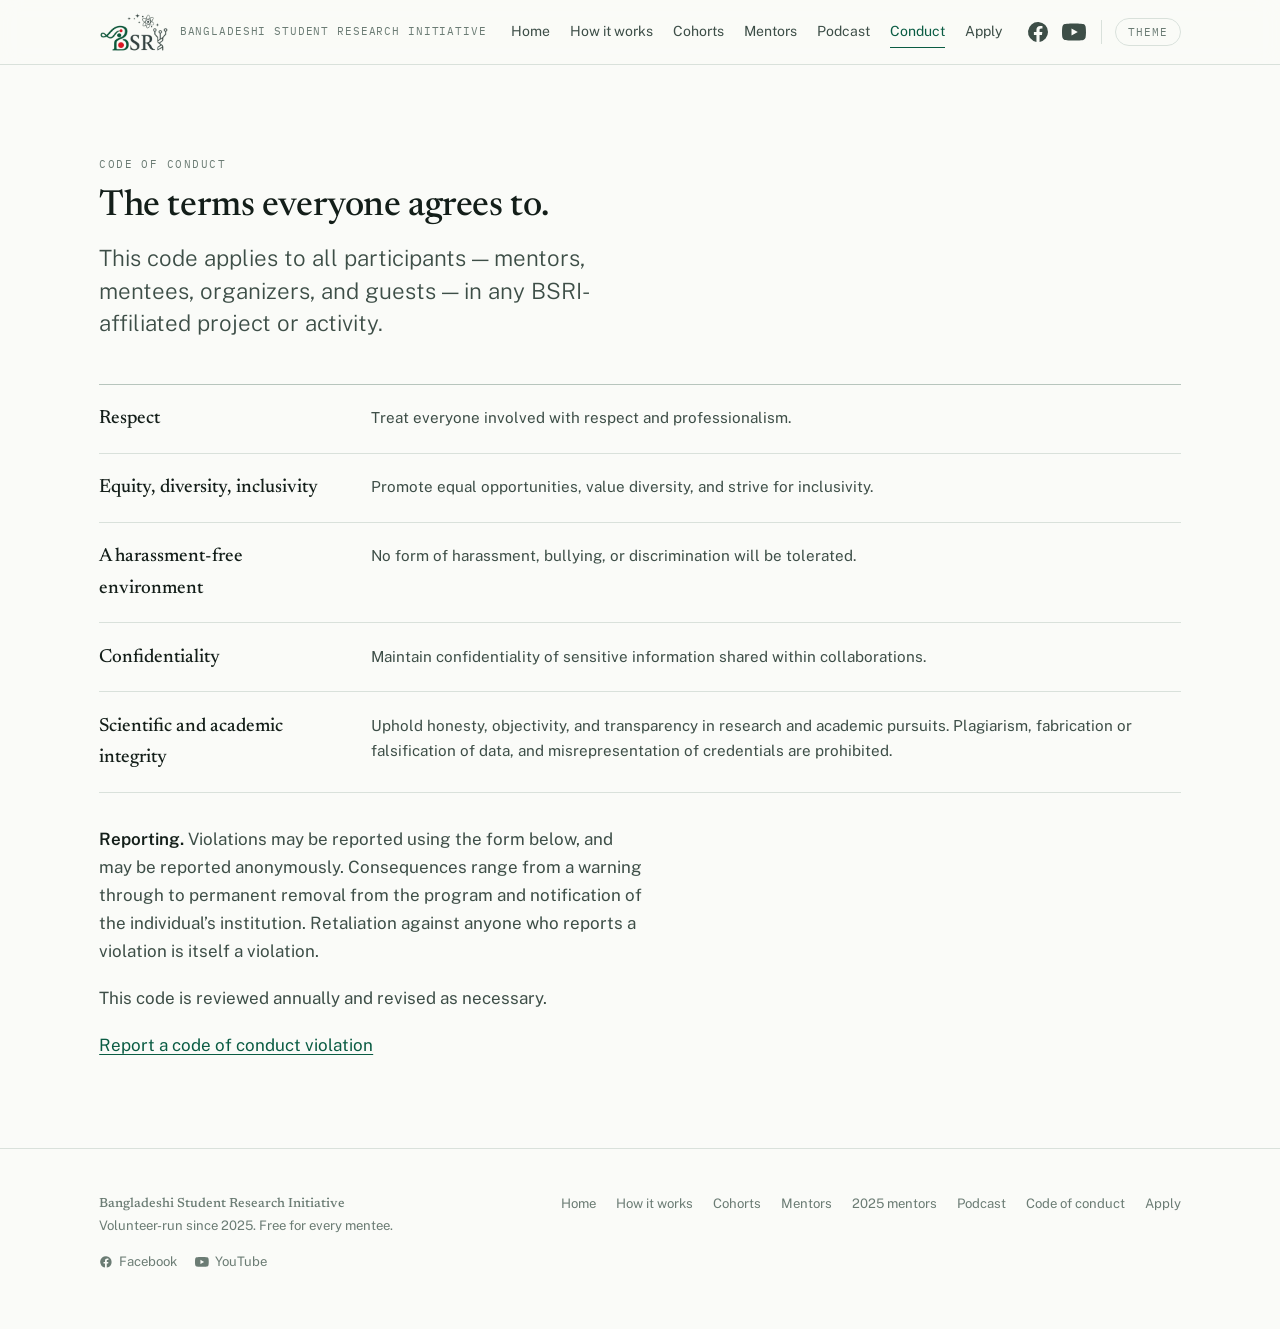
<file: conduct.html>
<!DOCTYPE html>
<html lang="en">
<head>
<meta charset="utf-8">
<meta name="viewport" content="width=device-width, initial-scale=1">
<title>Code of conduct · Bangladeshi Student Research Initiative</title>
<meta name="description" content="The BSRI code of conduct — the terms all mentors, mentees, organizers and guests agree to.">
<meta property="og:title" content="Code of conduct · Bangladeshi Student Research Initiative">
<meta property="og:description" content="The BSRI code of conduct — the terms all mentors, mentees, organizers and guests agree to.">
<meta property="og:type" content="website">
<link rel="icon" href="favicon.ico" sizes="any">
<link rel="apple-touch-icon" href="assets/img/apple-touch-icon.png">
<meta property="og:url" content="https://bsri-bd.github.io/conduct.html">
<meta property="og:image" content="https://bsri-bd.github.io/assets/img/og.png">
<meta property="og:image:width" content="1200">
<meta property="og:image:height" content="630">
<meta name="twitter:card" content="summary_large_image">
<meta name="twitter:image" content="https://bsri-bd.github.io/assets/img/og.png">
<link rel="preconnect" href="https://fonts.googleapis.com">
<link rel="preconnect" href="https://fonts.gstatic.com" crossorigin>
<link rel="stylesheet" href="https://fonts.googleapis.com/css2?family=Newsreader:ital,opsz,wght@0,6..72,400;0,6..72,500;0,6..72,600;1,6..72,400;1,6..72,500&family=Public+Sans:wght@300;400;500;600&family=IBM+Plex+Mono:wght@400;500&display=swap">
<link rel="stylesheet" href="assets/css/styles.css">
</head>
<body>
<a class="skip" href="#main">Skip to content</a>

<header class="masthead">
  <div class="wrap masthead__inner">
    <a class="brand" href="index.html">
      <img class="brand__logo brand__logo--light" src="assets/img/logo.png" alt="BSRI" width="416" height="240">
      <img class="brand__logo brand__logo--dark" src="assets/img/logo-dark.png" alt="" aria-hidden="true" width="416" height="240">
      <span class="brand__full">Bangladeshi Student Research Initiative</span>
    </a>
    <nav class="nav" id="primary-nav" aria-label="Primary">
      <a href="index.html">Home</a>
      <a href="how-it-works.html">How it works</a>
      <a href="cohorts.html">Cohorts</a>
      <a href="mentors.html">Mentors</a>
      <a href="podcast.html">Podcast</a>
      <a href="conduct.html" aria-current="page" class="is-current">Conduct</a>
      <a href="apply.html">Apply</a>
    </nav>
    <div class="masthead__end">
      <div class="masthead__social">
        <a href="https://www.facebook.com/profile.php?id=61578981377113" target="_blank" rel="noopener" aria-label="BSRI on Facebook" title="BSRI on Facebook"><svg class="masthead__icon" viewBox="0 0 24 24" aria-hidden="true" focusable="false"><path fill="currentColor" d="M22 12a10 10 0 1 0-11.56 9.88v-6.99H7.9V12h2.54V9.8c0-2.5 1.49-3.89 3.77-3.89 1.09 0 2.24.2 2.24.2v2.46h-1.26c-1.24 0-1.63.77-1.63 1.56V12h2.78l-.45 2.89h-2.33v6.99A10 10 0 0 0 22 12z"/></svg></a>
        <a href="https://www.youtube.com/@bsri-bd" target="_blank" rel="noopener" aria-label="BSRI on YouTube" title="BSRI on YouTube"><svg class="masthead__icon" viewBox="0 0 24 24" aria-hidden="true" focusable="false"><path fill="currentColor" d="M23.5 6.2a3 3 0 0 0-2.1-2.1C19.5 3.5 12 3.5 12 3.5s-7.5 0-9.4.6A3 3 0 0 0 .5 6.2C0 8.1 0 12 0 12s0 3.9.5 5.8a3 3 0 0 0 2.1 2.1c1.9.6 9.4.6 9.4.6s7.5 0 9.4-.6a3 3 0 0 0 2.1-2.1c.5-1.9.5-5.8.5-5.8s0-3.9-.5-5.8zM9.5 15.6V8.4l6.3 3.6-6.3 3.6z"/></svg></a>
      </div>
      <button class="theme-toggle" id="theme-toggle" type="button" aria-label="Switch colour theme"><svg class="theme-toggle__icon" viewBox="0 0 24 24" aria-hidden="true" focusable="false"><circle cx="12" cy="12" r="9" fill="none" stroke="currentColor" stroke-width="1.7"/><path fill="currentColor" d="M12 3a9 9 0 0 0 0 18z"/></svg><span class="theme-toggle__label">Theme</span></button>
      <button class="nav-toggle" id="nav-toggle" type="button" aria-expanded="false" aria-controls="primary-nav" aria-label="Menu"><svg class="nav-toggle__bars" viewBox="0 0 24 24" aria-hidden="true" focusable="false"><path fill="none" stroke="currentColor" stroke-width="1.8" stroke-linecap="round" d="M4 7h16M4 12h16M4 17h16"/></svg><svg class="nav-toggle__x" viewBox="0 0 24 24" aria-hidden="true" focusable="false"><path fill="none" stroke="currentColor" stroke-width="1.8" stroke-linecap="round" d="M6 6l12 12M18 6L6 18"/></svg></button>
    </div>
  </div>
</header>

<main id="main">
  <section class="section section--plain">
    <div class="wrap">
      <div class="section__head">
        <p class="eyebrow">Code of conduct</p>
        <h1>The terms everyone agrees to.</h1>
        <p class="lede">This code applies to all participants &mdash; mentors, mentees, organizers, and guests &mdash; in any BSRI-affiliated project or activity.</p>
      </div>
      <div class="principles">
        <div class="principle">
          <span class="principle__name">Respect</span>
          <p>Treat everyone involved with respect and professionalism.</p>
        </div>
        <div class="principle">
          <span class="principle__name">Equity, diversity, inclusivity</span>
          <p>Promote equal opportunities, value diversity, and strive for inclusivity.</p>
        </div>
        <div class="principle">
          <span class="principle__name">A harassment-free environment</span>
          <p>No form of harassment, bullying, or discrimination will be tolerated.</p>
        </div>
        <div class="principle">
          <span class="principle__name">Confidentiality</span>
          <p>Maintain confidentiality of sensitive information shared within collaborations.</p>
        </div>
        <div class="principle">
          <span class="principle__name">Scientific and academic integrity</span>
          <p>Uphold honesty, objectivity, and transparency in research and academic pursuits. Plagiarism, fabrication or falsification of data, and misrepresentation of credentials are prohibited.</p>
        </div>
      </div>
      <div class="prose prose--after">
        <p><strong>Reporting.</strong> Violations may be reported using the form below, and may be reported anonymously. Consequences range from a warning through to permanent removal from the program and notification of the individual&rsquo;s institution. Retaliation against anyone who reports a violation is itself a violation.</p>
        <p>This code is reviewed annually and revised as necessary.</p>
        <p><a href="https://forms.gle/hHiU6S4frnUdrwJE9" target="_blank" rel="noopener">Report a code of conduct violation</a></p>
      </div>
    </div>
  </section>
</main>

<footer class="footer">
  <div class="wrap footer__inner">
    <div>
      <p class="footer__name">Bangladeshi Student Research Initiative</p>
      <p>Volunteer-run since 2025. Free for every mentee.</p>
      <div class="social">
        <a class="social__link" href="https://www.facebook.com/profile.php?id=61578981377113" target="_blank" rel="noopener"><svg class="social__icon" viewBox="0 0 24 24" aria-hidden="true" focusable="false"><path fill="currentColor" d="M22 12a10 10 0 1 0-11.56 9.88v-6.99H7.9V12h2.54V9.8c0-2.5 1.49-3.89 3.77-3.89 1.09 0 2.24.2 2.24.2v2.46h-1.26c-1.24 0-1.63.77-1.63 1.56V12h2.78l-.45 2.89h-2.33v6.99A10 10 0 0 0 22 12z"/></svg><span>Facebook</span></a>
        <a class="social__link" href="https://www.youtube.com/@bsri-bd" target="_blank" rel="noopener"><svg class="social__icon" viewBox="0 0 24 24" aria-hidden="true" focusable="false"><path fill="currentColor" d="M23.5 6.2a3 3 0 0 0-2.1-2.1C19.5 3.5 12 3.5 12 3.5s-7.5 0-9.4.6A3 3 0 0 0 .5 6.2C0 8.1 0 12 0 12s0 3.9.5 5.8a3 3 0 0 0 2.1 2.1c1.9.6 9.4.6 9.4.6s7.5 0 9.4-.6a3 3 0 0 0 2.1-2.1c.5-1.9.5-5.8.5-5.8s0-3.9-.5-5.8zM9.5 15.6V8.4l6.3 3.6-6.3 3.6z"/></svg><span>YouTube</span></a>
      </div>
    </div>
    <nav class="footer__links" aria-label="Footer">
      <a href="index.html">Home</a>
      <a href="how-it-works.html">How it works</a>
      <a href="cohorts.html">Cohorts</a>
      <a href="mentors.html">Mentors</a>
      <a href="mentors-2025.html">2025 mentors</a>
      <a href="podcast.html">Podcast</a>
      <a href="conduct.html">Code of conduct</a>
      <a href="apply.html">Apply</a>
    </nav>
  </div>
</footer>

<script src="assets/js/main.js"></script>
</body>
</html>
</file>
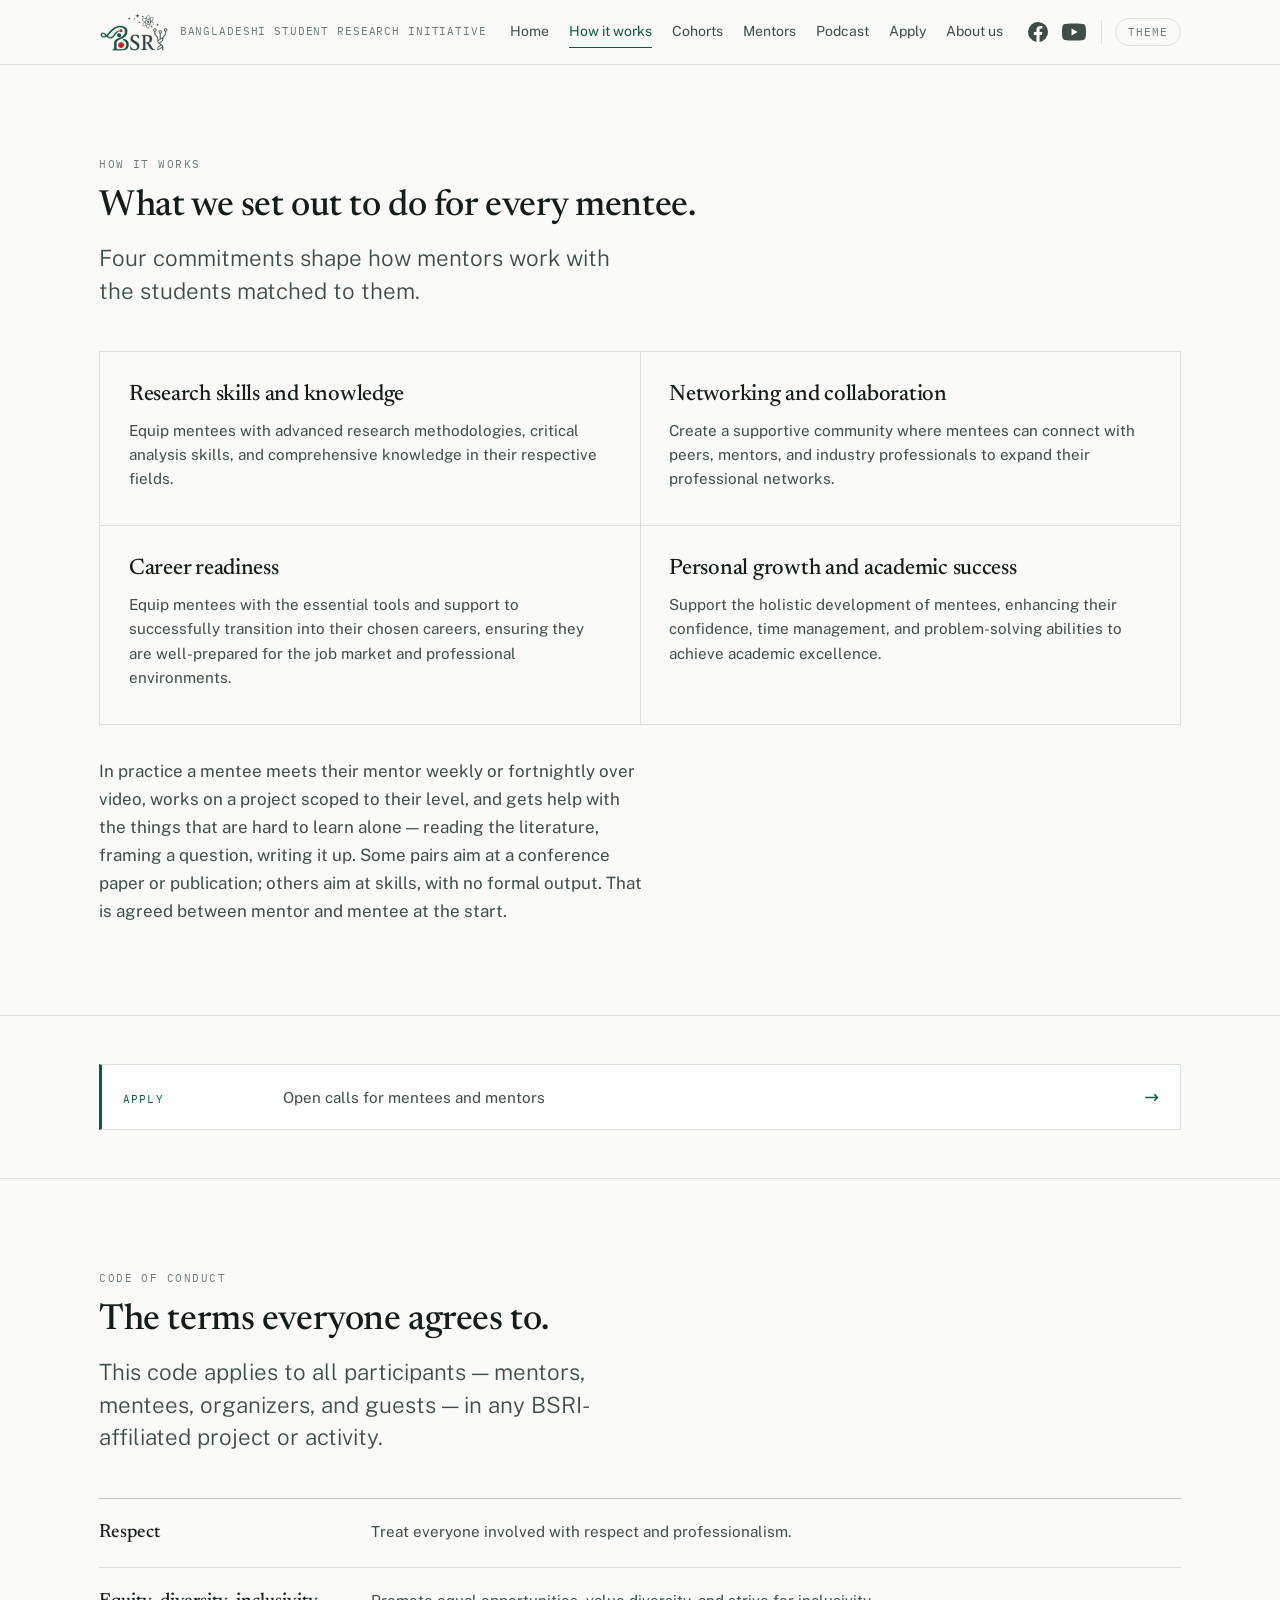
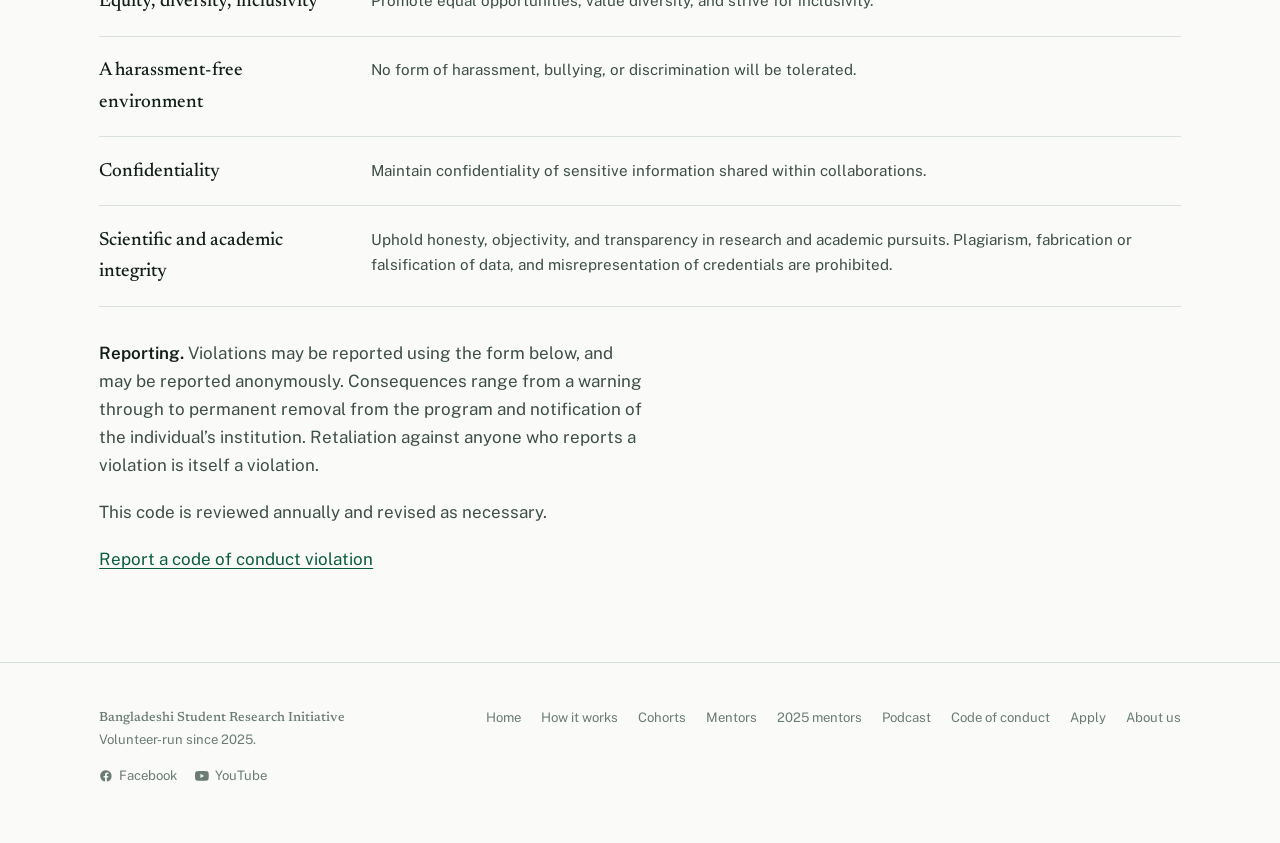
<file: how-it-works.html>
<!DOCTYPE html>
<html lang="en">
<head>
<meta charset="utf-8">
<meta name="viewport" content="width=device-width, initial-scale=1">
<title>How it works · Bangladeshi Student Research Initiative</title>
<meta name="description" content="What BSRI commits to for every mentee, how a mentorship runs week to week, and the code of conduct everyone agrees to.">
<meta property="og:title" content="How it works · Bangladeshi Student Research Initiative">
<meta property="og:description" content="What BSRI commits to for every mentee, and how a mentorship actually runs week to week.">
<meta property="og:type" content="website">
<link rel="icon" href="favicon.ico" sizes="any">
<link rel="apple-touch-icon" href="assets/img/apple-touch-icon.png">
<meta property="og:url" content="https://bsri-bd.github.io/how-it-works.html">
<meta property="og:image" content="https://bsri-bd.github.io/assets/img/og.png">
<meta property="og:image:width" content="1200">
<meta property="og:image:height" content="630">
<meta name="twitter:card" content="summary_large_image">
<meta name="twitter:image" content="https://bsri-bd.github.io/assets/img/og.png">
<link rel="preconnect" href="https://fonts.googleapis.com">
<link rel="preconnect" href="https://fonts.gstatic.com" crossorigin>
<link rel="stylesheet" href="https://fonts.googleapis.com/css2?family=Newsreader:ital,opsz,wght@0,6..72,400;0,6..72,500;0,6..72,600;1,6..72,400;1,6..72,500&family=Public+Sans:wght@300;400;500;600&family=IBM+Plex+Mono:wght@400;500&display=swap">
<link rel="stylesheet" href="assets/css/styles.css?v=3570146f">
</head>
<body>
<a class="skip" href="#main">Skip to content</a>

<header class="masthead">
  <div class="wrap masthead__inner">
    <a class="brand" href="index.html">
      <img class="brand__logo brand__logo--light" src="assets/img/logo.png" alt="BSRI" width="416" height="240">
      <img class="brand__logo brand__logo--dark" src="assets/img/logo-dark.png" alt="" aria-hidden="true" width="416" height="240">
      <span class="brand__full">Bangladeshi Student Research Initiative</span>
    </a>
    <nav class="nav" id="primary-nav" aria-label="Primary">
      <a href="index.html">Home</a>
      <a href="how-it-works.html" aria-current="page" class="is-current">How it works</a>
      <a href="cohorts.html">Cohorts</a>
      <a href="mentors.html">Mentors</a>
      <a href="podcast.html">Podcast</a>
      <a href="apply.html">Apply</a>
      <a href="about.html">About us</a>
    </nav>
    <div class="masthead__end">
      <div class="masthead__social">
        <a href="https://www.facebook.com/profile.php?id=61578981377113" target="_blank" rel="noopener" aria-label="BSRI on Facebook" title="BSRI on Facebook"><svg class="masthead__icon" viewBox="0 0 24 24" aria-hidden="true" focusable="false"><path fill="currentColor" d="M22 12a10 10 0 1 0-11.56 9.88v-6.99H7.9V12h2.54V9.8c0-2.5 1.49-3.89 3.77-3.89 1.09 0 2.24.2 2.24.2v2.46h-1.26c-1.24 0-1.63.77-1.63 1.56V12h2.78l-.45 2.89h-2.33v6.99A10 10 0 0 0 22 12z"/></svg></a>
        <a href="https://www.youtube.com/@bsri-bd" target="_blank" rel="noopener" aria-label="BSRI on YouTube" title="BSRI on YouTube"><svg class="masthead__icon" viewBox="0 0 24 24" aria-hidden="true" focusable="false"><path fill="currentColor" d="M23.5 6.2a3 3 0 0 0-2.1-2.1C19.5 3.5 12 3.5 12 3.5s-7.5 0-9.4.6A3 3 0 0 0 .5 6.2C0 8.1 0 12 0 12s0 3.9.5 5.8a3 3 0 0 0 2.1 2.1c1.9.6 9.4.6 9.4.6s7.5 0 9.4-.6a3 3 0 0 0 2.1-2.1c.5-1.9.5-5.8.5-5.8s0-3.9-.5-5.8zM9.5 15.6V8.4l6.3 3.6-6.3 3.6z"/></svg></a>
      </div>
      <button class="theme-toggle" id="theme-toggle" type="button" aria-label="Switch colour theme"><svg class="theme-toggle__icon" viewBox="0 0 24 24" aria-hidden="true" focusable="false"><circle cx="12" cy="12" r="9" fill="none" stroke="currentColor" stroke-width="1.7"/><path fill="currentColor" d="M12 3a9 9 0 0 0 0 18z"/></svg><span class="theme-toggle__label">Theme</span></button>
      <button class="nav-toggle" id="nav-toggle" type="button" aria-expanded="false" aria-controls="primary-nav" aria-label="Menu"><svg class="nav-toggle__bars" viewBox="0 0 24 24" aria-hidden="true" focusable="false"><path fill="none" stroke="currentColor" stroke-width="1.8" stroke-linecap="round" d="M4 7h16M4 12h16M4 17h16"/></svg><svg class="nav-toggle__x" viewBox="0 0 24 24" aria-hidden="true" focusable="false"><path fill="none" stroke="currentColor" stroke-width="1.8" stroke-linecap="round" d="M6 6l12 12M18 6L6 18"/></svg></button>
    </div>
  </div>
</header>

<main id="main">
  <section class="section section--plain">
    <div class="wrap">
      <div class="section__head">
        <p class="eyebrow">How it works</p>
        <h1>What we set out to do for every mentee.</h1>
        <p class="lede">Four commitments shape how mentors work with the students matched to them.</p>
      </div>
      <div class="goals">
        <article class="goal">
          <h3>Research skills and knowledge</h3>
          <p>Equip mentees with advanced research methodologies, critical analysis skills, and comprehensive knowledge in their respective fields.</p>
        </article>
        <article class="goal">
          <h3>Networking and collaboration</h3>
          <p>Create a supportive community where mentees can connect with peers, mentors, and industry professionals to expand their professional networks.</p>
        </article>
        <article class="goal">
          <h3>Career readiness</h3>
          <p>Equip mentees with the essential tools and support to successfully transition into their chosen careers, ensuring they are well-prepared for the job market and professional environments.</p>
        </article>
        <article class="goal">
          <h3>Personal growth and academic success</h3>
          <p>Support the holistic development of mentees, enhancing their confidence, time management, and problem-solving abilities to achieve academic excellence.</p>
        </article>
      </div>
      <div class="prose prose--after">
        <p>In practice a mentee meets their mentor weekly or fortnightly over video, works on a project scoped to their level, and gets help with the things that are hard to learn alone &mdash; reading the literature, framing a question, writing it up. Some pairs aim at a conference paper or publication; others aim at skills, with no formal output. That is agreed between mentor and mentee at the start.</p>
      </div>
    </div>
  </section>
  <section class="section section--tight">
    <div class="wrap">
      <a class="cardlink" href="apply.html">
        <span class="cardlink__label">Apply</span>
        <span class="cardlink__text">Open calls for mentees and mentors</span>
        <span class="cardlink__arrow" aria-hidden="true">&rarr;</span>
      </a>
    </div>
  </section>

  <section class="section" id="conduct">
    <div class="wrap">
      <div class="section__head">
        <p class="eyebrow">Code of conduct</p>
        <h2>The terms everyone agrees to.</h2>
        <p class="lede">This code applies to all participants &mdash; mentors, mentees, organizers, and guests &mdash; in any BSRI-affiliated project or activity.</p>
      </div>
      <div class="principles">
        <div class="principle">
          <span class="principle__name">Respect</span>
          <p>Treat everyone involved with respect and professionalism.</p>
        </div>
        <div class="principle">
          <span class="principle__name">Equity, diversity, inclusivity</span>
          <p>Promote equal opportunities, value diversity, and strive for inclusivity.</p>
        </div>
        <div class="principle">
          <span class="principle__name">A harassment-free environment</span>
          <p>No form of harassment, bullying, or discrimination will be tolerated.</p>
        </div>
        <div class="principle">
          <span class="principle__name">Confidentiality</span>
          <p>Maintain confidentiality of sensitive information shared within collaborations.</p>
        </div>
        <div class="principle">
          <span class="principle__name">Scientific and academic integrity</span>
          <p>Uphold honesty, objectivity, and transparency in research and academic pursuits. Plagiarism, fabrication or falsification of data, and misrepresentation of credentials are prohibited.</p>
        </div>
      </div>
      <div class="prose prose--after">
        <p><strong>Reporting.</strong> Violations may be reported using the form below, and may be reported anonymously. Consequences range from a warning through to permanent removal from the program and notification of the individual&rsquo;s institution. Retaliation against anyone who reports a violation is itself a violation.</p>
        <p>This code is reviewed annually and revised as necessary.</p>
        <p><a href="https://forms.gle/hHiU6S4frnUdrwJE9" target="_blank" rel="noopener">Report a code of conduct violation</a></p>
      </div>
    </div>
  </section>
</main>

<footer class="footer">
  <div class="wrap footer__inner">
    <div>
      <p class="footer__name">Bangladeshi Student Research Initiative</p>
      <p>Volunteer-run since 2025.</p>
      <div class="social">
        <a class="social__link" href="https://www.facebook.com/profile.php?id=61578981377113" target="_blank" rel="noopener"><svg class="social__icon" viewBox="0 0 24 24" aria-hidden="true" focusable="false"><path fill="currentColor" d="M22 12a10 10 0 1 0-11.56 9.88v-6.99H7.9V12h2.54V9.8c0-2.5 1.49-3.89 3.77-3.89 1.09 0 2.24.2 2.24.2v2.46h-1.26c-1.24 0-1.63.77-1.63 1.56V12h2.78l-.45 2.89h-2.33v6.99A10 10 0 0 0 22 12z"/></svg><span>Facebook</span></a>
        <a class="social__link" href="https://www.youtube.com/@bsri-bd" target="_blank" rel="noopener"><svg class="social__icon" viewBox="0 0 24 24" aria-hidden="true" focusable="false"><path fill="currentColor" d="M23.5 6.2a3 3 0 0 0-2.1-2.1C19.5 3.5 12 3.5 12 3.5s-7.5 0-9.4.6A3 3 0 0 0 .5 6.2C0 8.1 0 12 0 12s0 3.9.5 5.8a3 3 0 0 0 2.1 2.1c1.9.6 9.4.6 9.4.6s7.5 0 9.4-.6a3 3 0 0 0 2.1-2.1c.5-1.9.5-5.8.5-5.8s0-3.9-.5-5.8zM9.5 15.6V8.4l6.3 3.6-6.3 3.6z"/></svg><span>YouTube</span></a>
      </div>
    </div>
    <nav class="footer__links" aria-label="Footer">
      <a href="index.html">Home</a>
      <a href="how-it-works.html">How it works</a>
      <a href="cohorts.html">Cohorts</a>
      <a href="mentors.html">Mentors</a>
      <a href="mentors-2025.html">2025 mentors</a>
      <a href="podcast.html">Podcast</a>
      <a href="how-it-works.html#conduct">Code of conduct</a>
      <a href="apply.html">Apply</a>
      <a href="about.html">About us</a>
    </nav>
  </div>
</footer>

<script src="assets/js/main.js?v=790f674d"></script>
</body>
</html>
</file>
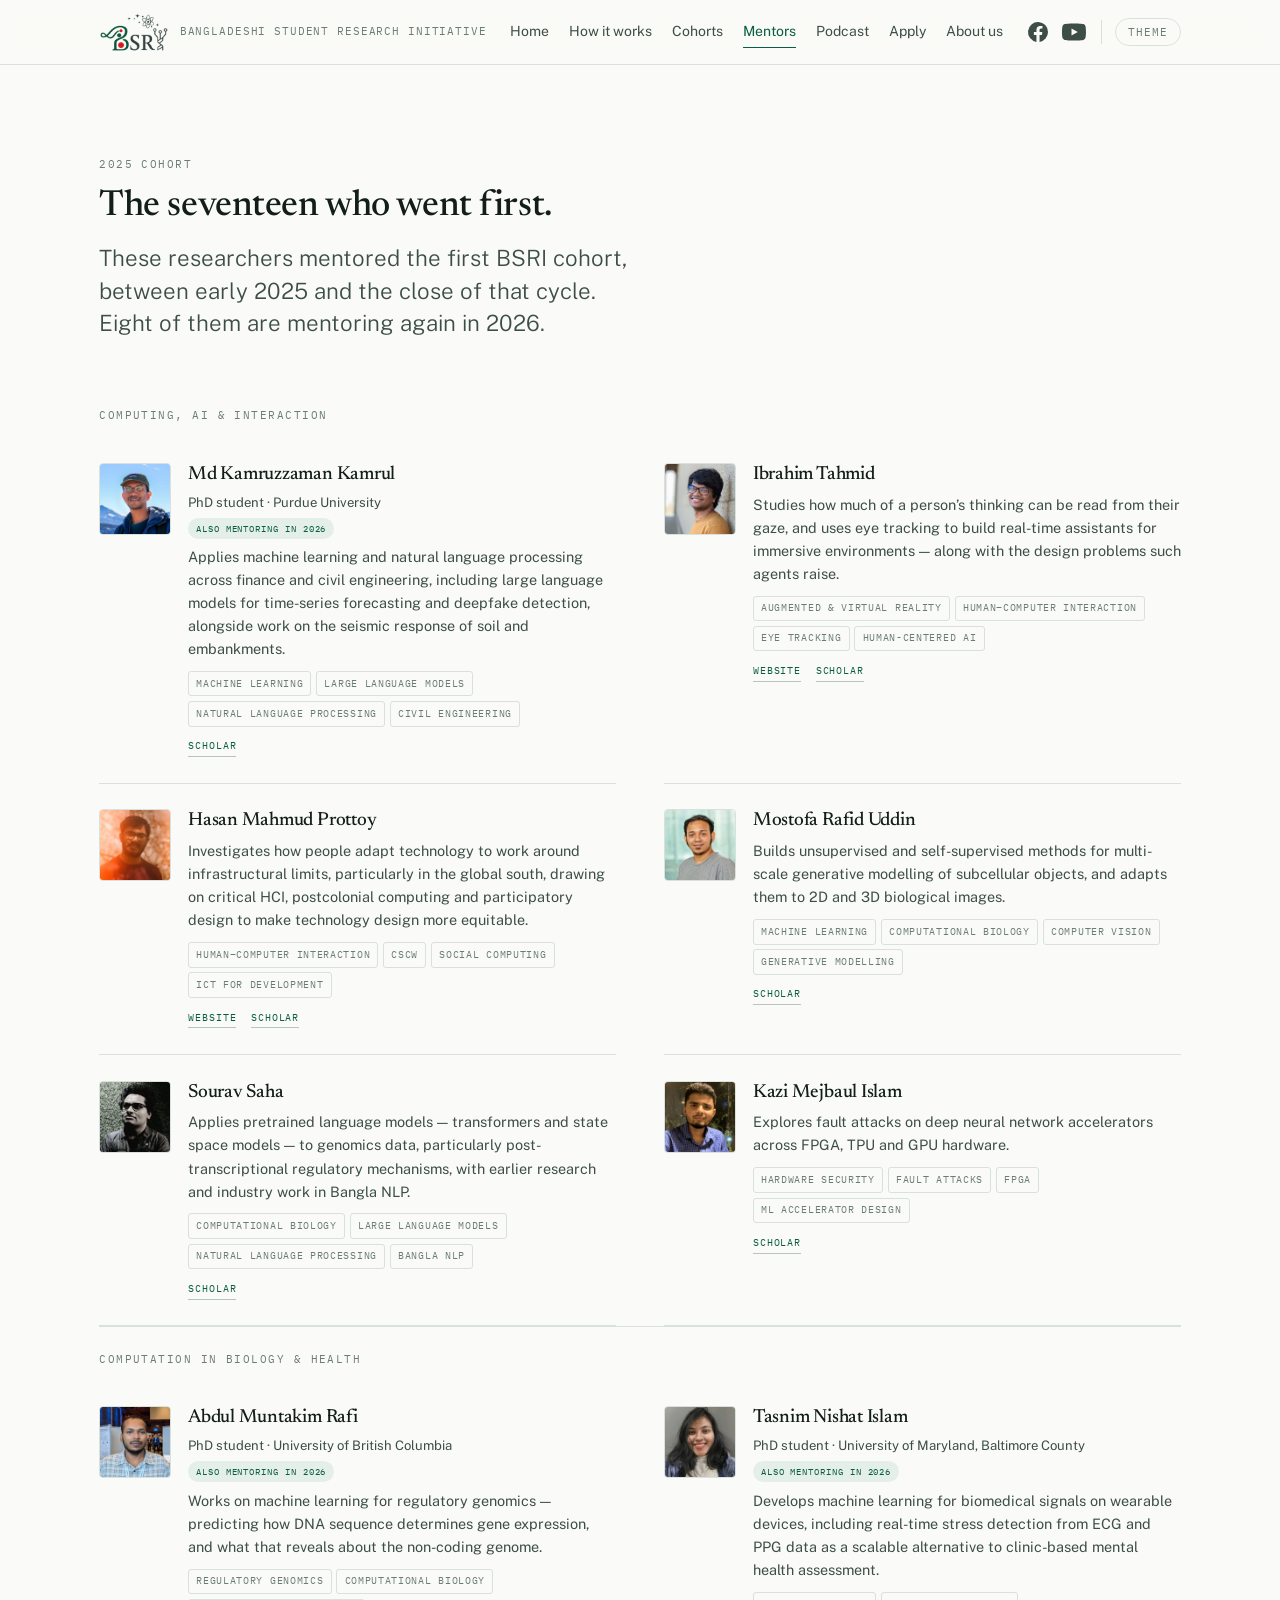
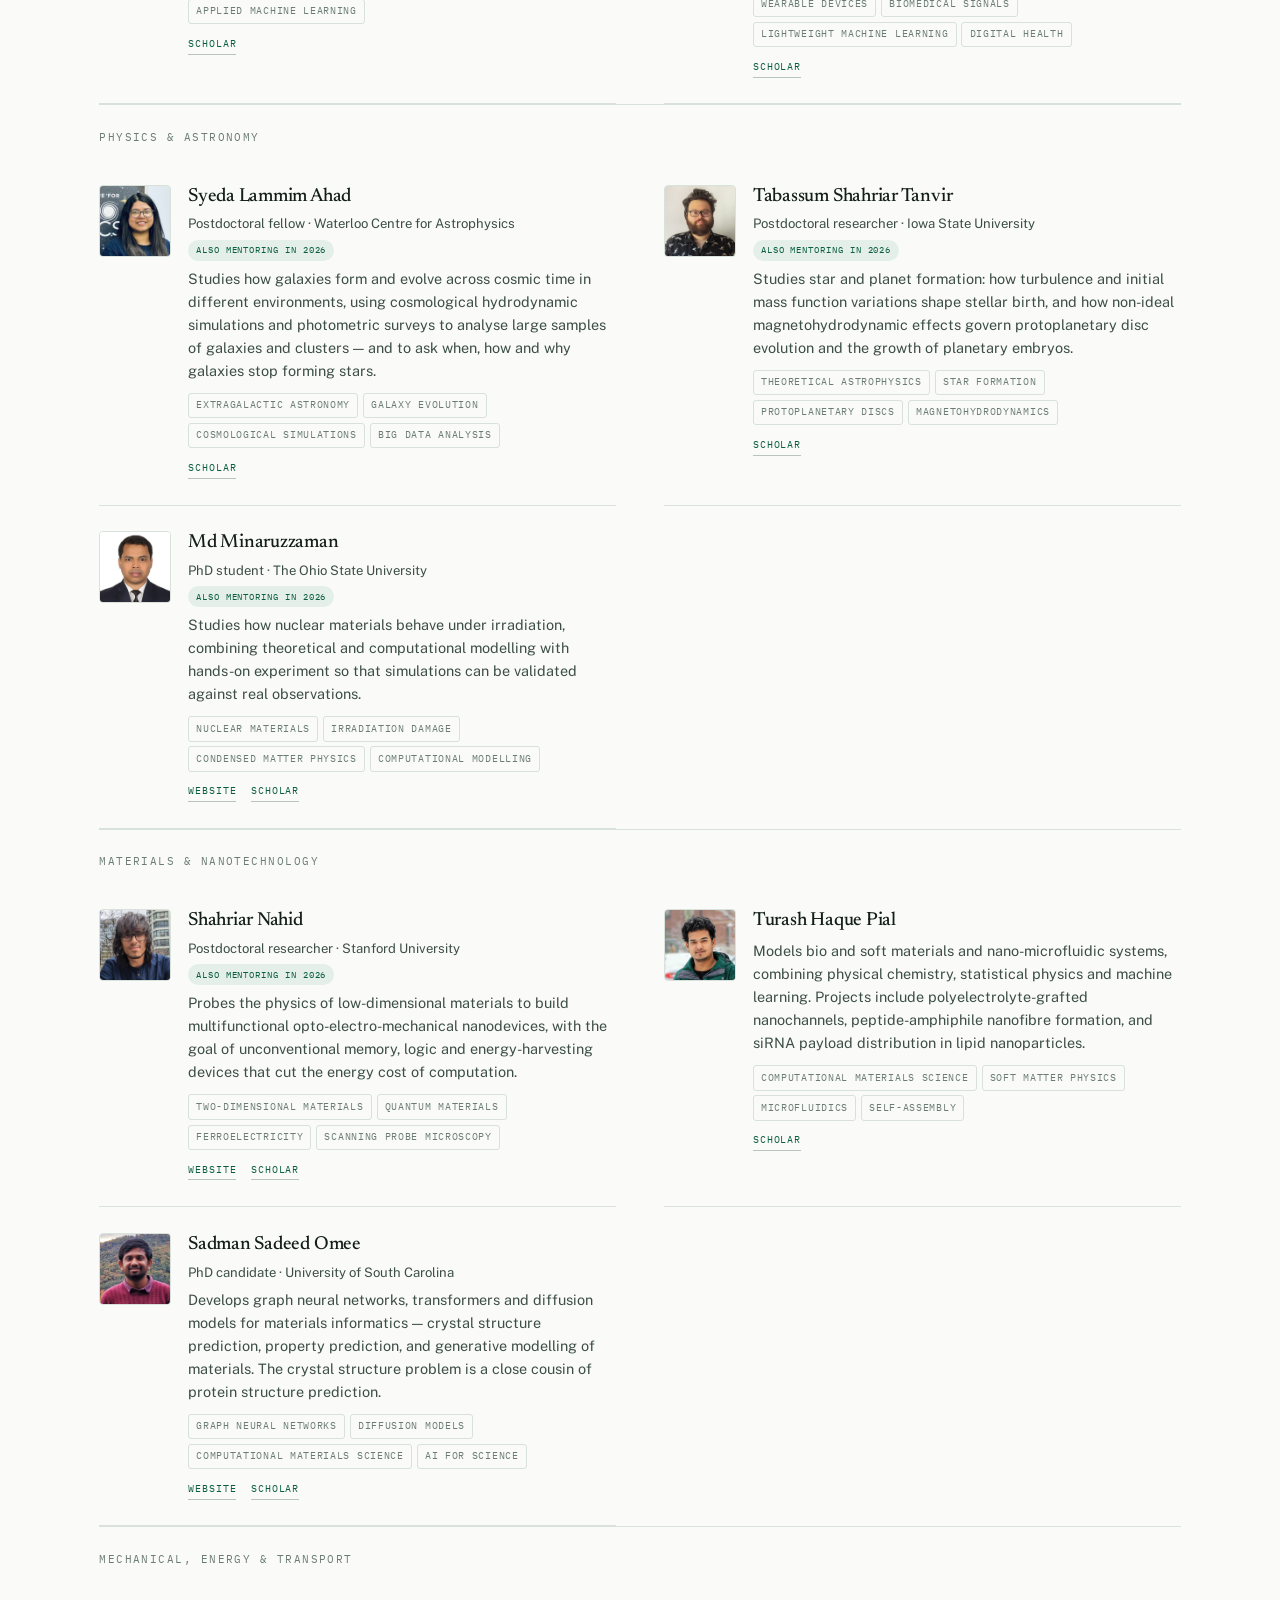
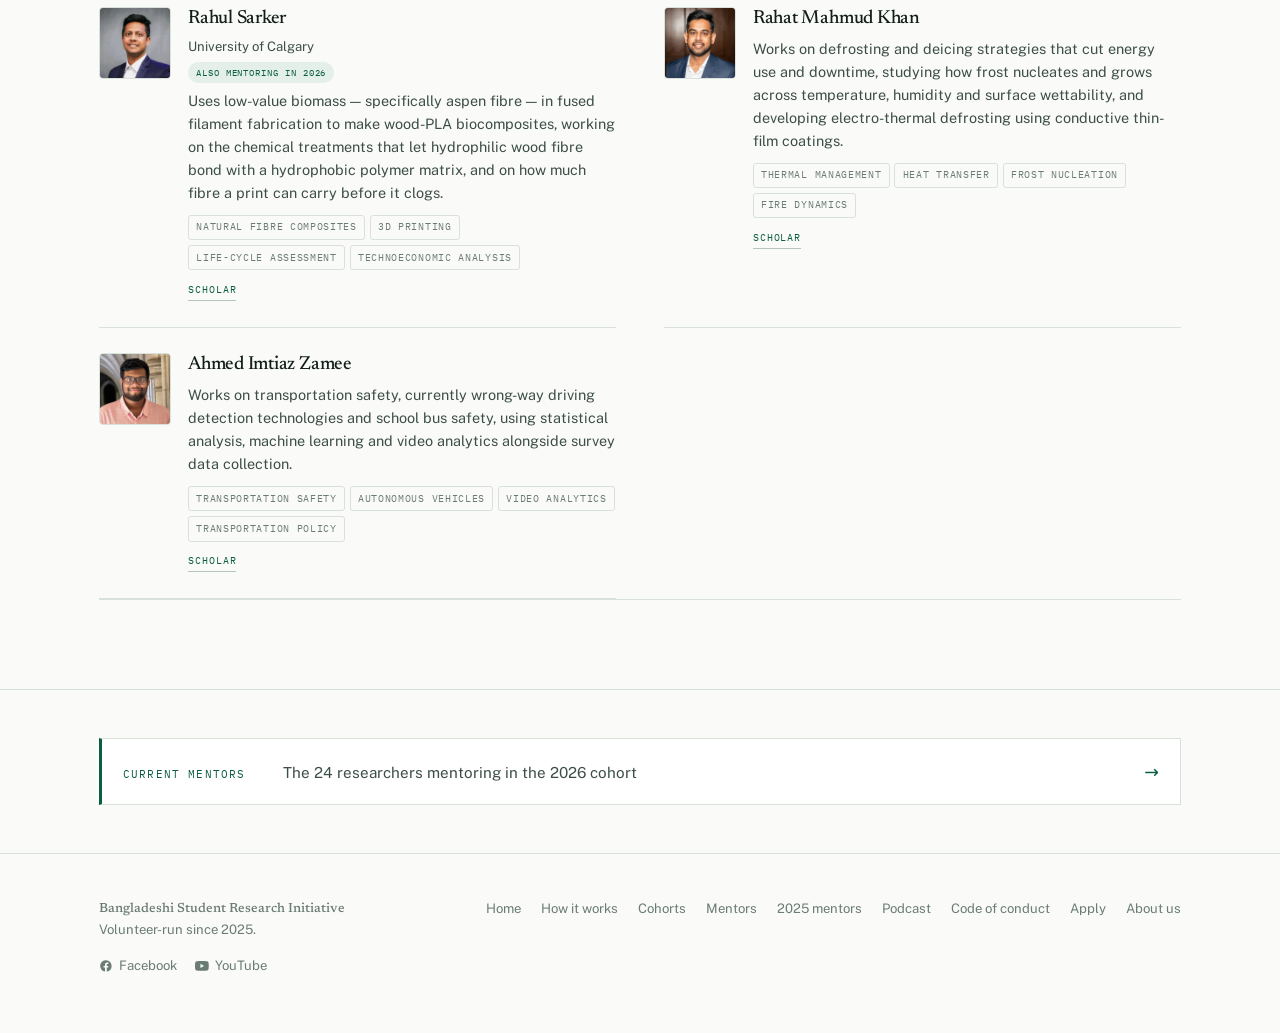
<file: mentors-2025.html>
<!DOCTYPE html>
<html lang="en">
<head>
<meta charset="utf-8">
<meta name="viewport" content="width=device-width, initial-scale=1">
<title>2025 mentors · Bangladeshi Student Research Initiative</title>
<meta name="description" content="The 17 researchers who mentored the first BSRI cohort in 2025.">
<meta property="og:title" content="2025 mentors · Bangladeshi Student Research Initiative">
<meta property="og:description" content="The 17 researchers who mentored the first BSRI cohort in 2025.">
<meta property="og:type" content="website">
<link rel="icon" href="favicon.ico" sizes="any">
<link rel="apple-touch-icon" href="assets/img/apple-touch-icon.png">
<meta property="og:url" content="https://bsri-bd.github.io/mentors-2025.html">
<meta property="og:image" content="https://bsri-bd.github.io/assets/img/og.png">
<meta property="og:image:width" content="1200">
<meta property="og:image:height" content="630">
<meta name="twitter:card" content="summary_large_image">
<meta name="twitter:image" content="https://bsri-bd.github.io/assets/img/og.png">
<link rel="preconnect" href="https://fonts.googleapis.com">
<link rel="preconnect" href="https://fonts.gstatic.com" crossorigin>
<link rel="stylesheet" href="https://fonts.googleapis.com/css2?family=Newsreader:ital,opsz,wght@0,6..72,400;0,6..72,500;0,6..72,600;1,6..72,400;1,6..72,500&family=Public+Sans:wght@300;400;500;600&family=IBM+Plex+Mono:wght@400;500&display=swap">
<link rel="stylesheet" href="assets/css/styles.css?v=3570146f">
</head>
<body>
<a class="skip" href="#main">Skip to content</a>

<header class="masthead">
  <div class="wrap masthead__inner">
    <a class="brand" href="index.html">
      <img class="brand__logo brand__logo--light" src="assets/img/logo.png" alt="BSRI" width="416" height="240">
      <img class="brand__logo brand__logo--dark" src="assets/img/logo-dark.png" alt="" aria-hidden="true" width="416" height="240">
      <span class="brand__full">Bangladeshi Student Research Initiative</span>
    </a>
    <nav class="nav" id="primary-nav" aria-label="Primary">
      <a href="index.html">Home</a>
      <a href="how-it-works.html">How it works</a>
      <a href="cohorts.html">Cohorts</a>
      <a href="mentors.html" aria-current="page" class="is-current">Mentors</a>
      <a href="podcast.html">Podcast</a>
      <a href="apply.html">Apply</a>
      <a href="about.html">About us</a>
    </nav>
    <div class="masthead__end">
      <div class="masthead__social">
        <a href="https://www.facebook.com/profile.php?id=61578981377113" target="_blank" rel="noopener" aria-label="BSRI on Facebook" title="BSRI on Facebook"><svg class="masthead__icon" viewBox="0 0 24 24" aria-hidden="true" focusable="false"><path fill="currentColor" d="M22 12a10 10 0 1 0-11.56 9.88v-6.99H7.9V12h2.54V9.8c0-2.5 1.49-3.89 3.77-3.89 1.09 0 2.24.2 2.24.2v2.46h-1.26c-1.24 0-1.63.77-1.63 1.56V12h2.78l-.45 2.89h-2.33v6.99A10 10 0 0 0 22 12z"/></svg></a>
        <a href="https://www.youtube.com/@bsri-bd" target="_blank" rel="noopener" aria-label="BSRI on YouTube" title="BSRI on YouTube"><svg class="masthead__icon" viewBox="0 0 24 24" aria-hidden="true" focusable="false"><path fill="currentColor" d="M23.5 6.2a3 3 0 0 0-2.1-2.1C19.5 3.5 12 3.5 12 3.5s-7.5 0-9.4.6A3 3 0 0 0 .5 6.2C0 8.1 0 12 0 12s0 3.9.5 5.8a3 3 0 0 0 2.1 2.1c1.9.6 9.4.6 9.4.6s7.5 0 9.4-.6a3 3 0 0 0 2.1-2.1c.5-1.9.5-5.8.5-5.8s0-3.9-.5-5.8zM9.5 15.6V8.4l6.3 3.6-6.3 3.6z"/></svg></a>
      </div>
      <button class="theme-toggle" id="theme-toggle" type="button" aria-label="Switch colour theme"><svg class="theme-toggle__icon" viewBox="0 0 24 24" aria-hidden="true" focusable="false"><circle cx="12" cy="12" r="9" fill="none" stroke="currentColor" stroke-width="1.7"/><path fill="currentColor" d="M12 3a9 9 0 0 0 0 18z"/></svg><span class="theme-toggle__label">Theme</span></button>
      <button class="nav-toggle" id="nav-toggle" type="button" aria-expanded="false" aria-controls="primary-nav" aria-label="Menu"><svg class="nav-toggle__bars" viewBox="0 0 24 24" aria-hidden="true" focusable="false"><path fill="none" stroke="currentColor" stroke-width="1.8" stroke-linecap="round" d="M4 7h16M4 12h16M4 17h16"/></svg><svg class="nav-toggle__x" viewBox="0 0 24 24" aria-hidden="true" focusable="false"><path fill="none" stroke="currentColor" stroke-width="1.8" stroke-linecap="round" d="M6 6l12 12M18 6L6 18"/></svg></button>
    </div>
  </div>
</header>

<main id="main">
  <section class="section section--plain">
    <div class="wrap">      <div class="section__head">
        <p class="eyebrow">2025 cohort</p>
        <h1>The seventeen who went first.</h1>
        <p class="lede">These researchers mentored the first BSRI cohort, between early 2025 and the close of that cycle. Eight of them are mentoring again in 2026.</p>
      </div>
      <!-- mentors:start — generated by tools/build_mentors.py, do not edit by hand -->
      <div class="roster__group">
        <p class="eyebrow roster__label">Computing, AI &amp; interaction</p>
        <div class="profiles">
        <article class="profile">
          <div class="profile__photo"><img class="profile__img" src="assets/img/mentors/md-kamruzzaman-kamrul.jpg" alt="" width="160" height="160" loading="lazy" decoding="async"></div>
          <div class="profile__body">
            <h3 class="profile__name">Md Kamruzzaman Kamrul</h3>
            <p class="profile__affil">PhD student &middot; Purdue University</p>
            <span class="profile__badge">Also mentoring in 2026</span>
            <p class="profile__blurb">Applies machine learning and natural language processing across finance and civil engineering, including large language models for time-series forecasting and deepfake detection, alongside work on the seismic response of soil and embankments.</p>
            <ul class="profile__keywords"><li>Machine learning</li><li>Large language models</li><li>Natural language processing</li><li>Civil engineering</li></ul>
            <p class="profile__links"><a class="profile__link" href="https://scholar.google.com/citations?user=uc6urzoAAAAJ" target="_blank" rel="noopener">Scholar</a></p>
          </div>
        </article>
        <article class="profile">
          <div class="profile__photo"><img class="profile__img" src="assets/img/mentors/ibrahim-tahmid.jpg" alt="" width="160" height="160" loading="lazy" decoding="async"></div>
          <div class="profile__body">
            <h3 class="profile__name">Ibrahim Tahmid</h3>
            <p class="profile__blurb">Studies how much of a person&rsquo;s thinking can be read from their gaze, and uses eye tracking to build real-time assistants for immersive environments &mdash; along with the design problems such agents raise.</p>
            <ul class="profile__keywords"><li>Augmented &amp; virtual reality</li><li>Human–computer interaction</li><li>Eye tracking</li><li>Human-centered AI</li></ul>
            <p class="profile__links"><a class="profile__link" href="https://iatahmid.github.io/" target="_blank" rel="noopener">Website</a><a class="profile__link" href="https://scholar.google.com/citations?user=6rSNtPsAAAAJ" target="_blank" rel="noopener">Scholar</a></p>
          </div>
        </article>
        <article class="profile">
          <div class="profile__photo"><img class="profile__img" src="assets/img/mentors/hasan-mahmud-prottoy.jpg" alt="" width="160" height="160" loading="lazy" decoding="async"></div>
          <div class="profile__body">
            <h3 class="profile__name">Hasan Mahmud Prottoy</h3>
            <p class="profile__blurb">Investigates how people adapt technology to work around infrastructural limits, particularly in the global south, drawing on critical HCI, postcolonial computing and participatory design to make technology design more equitable.</p>
            <ul class="profile__keywords"><li>Human–computer interaction</li><li>CSCW</li><li>Social computing</li><li>ICT for development</li></ul>
            <p class="profile__links"><a class="profile__link" href="https://prottoybd.wixsite.com/website" target="_blank" rel="noopener">Website</a><a class="profile__link" href="https://scholar.google.com/citations?user=TRyGWSwAAAAJ" target="_blank" rel="noopener">Scholar</a></p>
          </div>
        </article>
        <article class="profile">
          <div class="profile__photo"><img class="profile__img" src="assets/img/mentors/mostofa-rafid-uddin.jpg" alt="" width="160" height="160" loading="lazy" decoding="async"></div>
          <div class="profile__body">
            <h3 class="profile__name">Mostofa Rafid Uddin</h3>
            <p class="profile__blurb">Builds unsupervised and self-supervised methods for multi-scale generative modelling of subcellular objects, and adapts them to 2D and 3D biological images.</p>
            <ul class="profile__keywords"><li>Machine learning</li><li>Computational biology</li><li>Computer vision</li><li>Generative modelling</li></ul>
            <p class="profile__links"><a class="profile__link" href="https://scholar.google.com/citations?user=csnAp98AAAAJ" target="_blank" rel="noopener">Scholar</a></p>
          </div>
        </article>
        <article class="profile">
          <div class="profile__photo"><img class="profile__img" src="assets/img/mentors/sourav-saha.jpg" alt="" width="160" height="160" loading="lazy" decoding="async"></div>
          <div class="profile__body">
            <h3 class="profile__name">Sourav Saha</h3>
            <p class="profile__blurb">Applies pretrained language models &mdash; transformers and state space models &mdash; to genomics data, particularly post-transcriptional regulatory mechanisms, with earlier research and industry work in Bangla NLP.</p>
            <ul class="profile__keywords"><li>Computational biology</li><li>Large language models</li><li>Natural language processing</li><li>Bangla NLP</li></ul>
            <p class="profile__links"><a class="profile__link" href="https://scholar.google.com/citations?user=aWbtDLMAAAAJ" target="_blank" rel="noopener">Scholar</a></p>
          </div>
        </article>
        <article class="profile">
          <div class="profile__photo"><img class="profile__img" src="assets/img/mentors/kazi-mejbaul-islam.jpg" alt="" width="160" height="160" loading="lazy" decoding="async"></div>
          <div class="profile__body">
            <h3 class="profile__name">Kazi Mejbaul Islam</h3>
            <p class="profile__blurb">Explores fault attacks on deep neural network accelerators across FPGA, TPU and GPU hardware.</p>
            <ul class="profile__keywords"><li>Hardware security</li><li>Fault attacks</li><li>FPGA</li><li>ML accelerator design</li></ul>
            <p class="profile__links"><a class="profile__link" href="https://scholar.google.com/citations?user=vTEYupEAAAAJ" target="_blank" rel="noopener">Scholar</a></p>
          </div>
        </article>
        </div>
      </div>
      <div class="roster__group">
        <p class="eyebrow roster__label">Computation in biology &amp; health</p>
        <div class="profiles">
        <article class="profile">
          <div class="profile__photo"><img class="profile__img" src="assets/img/mentors/abdul-muntakim-rafi.jpg" alt="" width="160" height="160" loading="lazy" decoding="async"></div>
          <div class="profile__body">
            <h3 class="profile__name">Abdul Muntakim Rafi</h3>
            <p class="profile__affil">PhD student &middot; University of British Columbia</p>
            <span class="profile__badge">Also mentoring in 2026</span>
            <p class="profile__blurb">Works on machine learning for regulatory genomics &mdash; predicting how DNA sequence determines gene expression, and what that reveals about the non-coding genome.</p>
            <ul class="profile__keywords"><li>Regulatory genomics</li><li>Computational biology</li><li>Applied machine learning</li></ul>
            <p class="profile__links"><a class="profile__link" href="https://scholar.google.com/citations?user=fyNavPkAAAAJ" target="_blank" rel="noopener">Scholar</a></p>
          </div>
        </article>
        <article class="profile">
          <div class="profile__photo"><img class="profile__img" src="assets/img/mentors/tasnim-islam.jpg" alt="" width="160" height="160" loading="lazy" decoding="async"></div>
          <div class="profile__body">
            <h3 class="profile__name">Tasnim Nishat Islam</h3>
            <p class="profile__affil">PhD student &middot; University of Maryland, Baltimore County</p>
            <span class="profile__badge">Also mentoring in 2026</span>
            <p class="profile__blurb">Develops machine learning for biomedical signals on wearable devices, including real-time stress detection from ECG and PPG data as a scalable alternative to clinic-based mental health assessment.</p>
            <ul class="profile__keywords"><li>Wearable devices</li><li>Biomedical signals</li><li>Lightweight machine learning</li><li>Digital health</li></ul>
            <p class="profile__links"><a class="profile__link" href="https://scholar.google.com/citations?user=suFP0i8AAAAJ" target="_blank" rel="noopener">Scholar</a></p>
          </div>
        </article>
        </div>
      </div>
      <div class="roster__group">
        <p class="eyebrow roster__label">Physics &amp; astronomy</p>
        <div class="profiles">
        <article class="profile">
          <div class="profile__photo"><img class="profile__img" src="assets/img/mentors/syeda-lammim-ahad.jpg" alt="" width="160" height="160" loading="lazy" decoding="async"></div>
          <div class="profile__body">
            <h3 class="profile__name">Syeda Lammim Ahad</h3>
            <p class="profile__affil">Postdoctoral fellow &middot; Waterloo Centre for Astrophysics</p>
            <span class="profile__badge">Also mentoring in 2026</span>
            <p class="profile__blurb">Studies how galaxies form and evolve across cosmic time in different environments, using cosmological hydrodynamic simulations and photometric surveys to analyse large samples of galaxies and clusters &mdash; and to ask when, how and why galaxies stop forming stars.</p>
            <ul class="profile__keywords"><li>Extragalactic astronomy</li><li>Galaxy evolution</li><li>Cosmological simulations</li><li>Big data analysis</li></ul>
            <p class="profile__links"><a class="profile__link" href="https://scholar.google.com/citations?user=glCxJTAAAAAJ" target="_blank" rel="noopener">Scholar</a></p>
          </div>
        </article>
        <article class="profile">
          <div class="profile__photo"><img class="profile__img" src="assets/img/mentors/tabassum-s-tanvir.jpg" alt="" width="160" height="160" loading="lazy" decoding="async"></div>
          <div class="profile__body">
            <h3 class="profile__name">Tabassum Shahriar Tanvir</h3>
            <p class="profile__affil">Postdoctoral researcher &middot; Iowa State University</p>
            <span class="profile__badge">Also mentoring in 2026</span>
            <p class="profile__blurb">Studies star and planet formation: how turbulence and initial mass function variations shape stellar birth, and how non-ideal magnetohydrodynamic effects govern protoplanetary disc evolution and the growth of planetary embryos.</p>
            <ul class="profile__keywords"><li>Theoretical astrophysics</li><li>Star formation</li><li>Protoplanetary discs</li><li>Magnetohydrodynamics</li></ul>
            <p class="profile__links"><a class="profile__link" href="https://scholar.google.com/citations?user=7GU1tD8AAAAJ" target="_blank" rel="noopener">Scholar</a></p>
          </div>
        </article>
        <article class="profile">
          <div class="profile__photo"><img class="profile__img" src="assets/img/mentors/md-minaruzzaman.jpg" alt="" width="160" height="160" loading="lazy" decoding="async"></div>
          <div class="profile__body">
            <h3 class="profile__name">Md Minaruzzaman</h3>
            <p class="profile__affil">PhD student &middot; The Ohio State University</p>
            <span class="profile__badge">Also mentoring in 2026</span>
            <p class="profile__blurb">Studies how nuclear materials behave under irradiation, combining theoretical and computational modelling with hands-on experiment so that simulations can be validated against real observations.</p>
            <ul class="profile__keywords"><li>Nuclear materials</li><li>Irradiation damage</li><li>Condensed matter physics</li><li>Computational modelling</li></ul>
            <p class="profile__links"><a class="profile__link" href="https://sites.google.com/view/mdminaruzzaman/about" target="_blank" rel="noopener">Website</a><a class="profile__link" href="https://scholar.google.com/citations?user=CWGPKQQAAAAJ" target="_blank" rel="noopener">Scholar</a></p>
          </div>
        </article>
        </div>
      </div>
      <div class="roster__group">
        <p class="eyebrow roster__label">Materials &amp; nanotechnology</p>
        <div class="profiles">
        <article class="profile">
          <div class="profile__photo"><img class="profile__img" src="assets/img/mentors/shahriar-muhammad-nahid.jpg" alt="" width="160" height="160" loading="lazy" decoding="async"></div>
          <div class="profile__body">
            <h3 class="profile__name">Shahriar Nahid</h3>
            <p class="profile__affil">Postdoctoral researcher &middot; Stanford University</p>
            <span class="profile__badge">Also mentoring in 2026</span>
            <p class="profile__blurb">Probes the physics of low-dimensional materials to build multifunctional opto-electro-mechanical nanodevices, with the goal of unconventional memory, logic and energy-harvesting devices that cut the energy cost of computation.</p>
            <ul class="profile__keywords"><li>Two-dimensional materials</li><li>Quantum materials</li><li>Ferroelectricity</li><li>Scanning probe microscopy</li></ul>
            <p class="profile__links"><a class="profile__link" href="https://sites.google.com/view/shahriarmuhammadnahid" target="_blank" rel="noopener">Website</a><a class="profile__link" href="https://scholar.google.com/citations?user=c9-CAecAAAAJ" target="_blank" rel="noopener">Scholar</a></p>
          </div>
        </article>
        <article class="profile">
          <div class="profile__photo"><img class="profile__img" src="assets/img/mentors/turash-haque-pial.jpg" alt="" width="160" height="160" loading="lazy" decoding="async"></div>
          <div class="profile__body">
            <h3 class="profile__name">Turash Haque Pial</h3>
            <p class="profile__blurb">Models bio and soft materials and nano-microfluidic systems, combining physical chemistry, statistical physics and machine learning. Projects include polyelectrolyte-grafted nanochannels, peptide-amphiphile nanofibre formation, and siRNA payload distribution in lipid nanoparticles.</p>
            <ul class="profile__keywords"><li>Computational materials science</li><li>Soft matter physics</li><li>Microfluidics</li><li>Self-assembly</li></ul>
            <p class="profile__links"><a class="profile__link" href="https://scholar.google.com/citations?user=29TXjmoAAAAJ" target="_blank" rel="noopener">Scholar</a></p>
          </div>
        </article>
        <article class="profile">
          <div class="profile__photo"><img class="profile__img" src="assets/img/mentors/sadman-sadeed-omee.jpg" alt="" width="160" height="160" loading="lazy" decoding="async"></div>
          <div class="profile__body">
            <h3 class="profile__name">Sadman Sadeed Omee</h3>
            <p class="profile__affil">PhD candidate &middot; University of South Carolina</p>
            <p class="profile__blurb">Develops graph neural networks, transformers and diffusion models for materials informatics &mdash; crystal structure prediction, property prediction, and generative modelling of materials. The crystal structure problem is a close cousin of protein structure prediction.</p>
            <ul class="profile__keywords"><li>Graph neural networks</li><li>Diffusion models</li><li>Computational materials science</li><li>AI for science</li></ul>
            <p class="profile__links"><a class="profile__link" href="https://www.sadmanomee.com/" target="_blank" rel="noopener">Website</a><a class="profile__link" href="https://scholar.google.com/citations?user=m-oDmqAAAAAJ" target="_blank" rel="noopener">Scholar</a></p>
          </div>
        </article>
        </div>
      </div>
      <div class="roster__group">
        <p class="eyebrow roster__label">Mechanical, energy &amp; transport</p>
        <div class="profiles">
        <article class="profile">
          <div class="profile__photo"><img class="profile__img" src="assets/img/mentors/rahul-sarker.jpg" alt="" width="160" height="160" loading="lazy" decoding="async"></div>
          <div class="profile__body">
            <h3 class="profile__name">Rahul Sarker</h3>
            <p class="profile__affil">University of Calgary</p>
            <span class="profile__badge">Also mentoring in 2026</span>
            <p class="profile__blurb">Uses low-value biomass &mdash; specifically aspen fibre &mdash; in fused filament fabrication to make wood-PLA biocomposites, working on the chemical treatments that let hydrophilic wood fibre bond with a hydrophobic polymer matrix, and on how much fibre a print can carry before it clogs.</p>
            <ul class="profile__keywords"><li>Natural fibre composites</li><li>3D printing</li><li>Life-cycle assessment</li><li>Technoeconomic analysis</li></ul>
            <p class="profile__links"><a class="profile__link" href="https://scholar.google.com/citations?user=k3jwUQQAAAAJ" target="_blank" rel="noopener">Scholar</a></p>
          </div>
        </article>
        <article class="profile">
          <div class="profile__photo"><img class="profile__img" src="assets/img/mentors/rahat-mahmud-khan.jpg" alt="" width="160" height="160" loading="lazy" decoding="async"></div>
          <div class="profile__body">
            <h3 class="profile__name">Rahat Mahmud Khan</h3>
            <p class="profile__blurb">Works on defrosting and deicing strategies that cut energy use and downtime, studying how frost nucleates and grows across temperature, humidity and surface wettability, and developing electro-thermal defrosting using conductive thin-film coatings.</p>
            <ul class="profile__keywords"><li>Thermal management</li><li>Heat transfer</li><li>Frost nucleation</li><li>Fire dynamics</li></ul>
            <p class="profile__links"><a class="profile__link" href="https://scholar.google.com/citations?user=EnHWLIgAAAAJ" target="_blank" rel="noopener">Scholar</a></p>
          </div>
        </article>
        <article class="profile">
          <div class="profile__photo"><img class="profile__img" src="assets/img/mentors/ahmed-imtiaz-zamee.jpg" alt="" width="160" height="160" loading="lazy" decoding="async"></div>
          <div class="profile__body">
            <h3 class="profile__name">Ahmed Imtiaz Zamee</h3>
            <p class="profile__blurb">Works on transportation safety, currently wrong-way driving detection technologies and school bus safety, using statistical analysis, machine learning and video analytics alongside survey data collection.</p>
            <ul class="profile__keywords"><li>Transportation safety</li><li>Autonomous vehicles</li><li>Video analytics</li><li>Transportation policy</li></ul>
            <p class="profile__links"><a class="profile__link" href="https://scholar.google.com/citations?user=cW2bmCEAAAAJ" target="_blank" rel="noopener">Scholar</a></p>
          </div>
        </article>
        </div>
      </div>
      <!-- mentors:end -->
    </div>
  </section>
  <section class="section section--tight">
    <div class="wrap">
      <a class="cardlink" href="mentors.html">
        <span class="cardlink__label">Current mentors</span>
        <span class="cardlink__text">The 24 researchers mentoring in the 2026 cohort</span>
        <span class="cardlink__arrow" aria-hidden="true">&rarr;</span>
      </a>
    </div>
  </section>
</main>

<footer class="footer">
  <div class="wrap footer__inner">
    <div>
      <p class="footer__name">Bangladeshi Student Research Initiative</p>
      <p>Volunteer-run since 2025.</p>
      <div class="social">
        <a class="social__link" href="https://www.facebook.com/profile.php?id=61578981377113" target="_blank" rel="noopener"><svg class="social__icon" viewBox="0 0 24 24" aria-hidden="true" focusable="false"><path fill="currentColor" d="M22 12a10 10 0 1 0-11.56 9.88v-6.99H7.9V12h2.54V9.8c0-2.5 1.49-3.89 3.77-3.89 1.09 0 2.24.2 2.24.2v2.46h-1.26c-1.24 0-1.63.77-1.63 1.56V12h2.78l-.45 2.89h-2.33v6.99A10 10 0 0 0 22 12z"/></svg><span>Facebook</span></a>
        <a class="social__link" href="https://www.youtube.com/@bsri-bd" target="_blank" rel="noopener"><svg class="social__icon" viewBox="0 0 24 24" aria-hidden="true" focusable="false"><path fill="currentColor" d="M23.5 6.2a3 3 0 0 0-2.1-2.1C19.5 3.5 12 3.5 12 3.5s-7.5 0-9.4.6A3 3 0 0 0 .5 6.2C0 8.1 0 12 0 12s0 3.9.5 5.8a3 3 0 0 0 2.1 2.1c1.9.6 9.4.6 9.4.6s7.5 0 9.4-.6a3 3 0 0 0 2.1-2.1c.5-1.9.5-5.8.5-5.8s0-3.9-.5-5.8zM9.5 15.6V8.4l6.3 3.6-6.3 3.6z"/></svg><span>YouTube</span></a>
      </div>
    </div>
    <nav class="footer__links" aria-label="Footer">
      <a href="index.html">Home</a>
      <a href="how-it-works.html">How it works</a>
      <a href="cohorts.html">Cohorts</a>
      <a href="mentors.html">Mentors</a>
      <a href="mentors-2025.html">2025 mentors</a>
      <a href="podcast.html">Podcast</a>
      <a href="how-it-works.html#conduct">Code of conduct</a>
      <a href="apply.html">Apply</a>
      <a href="about.html">About us</a>
    </nav>
  </div>
</footer>

<script src="assets/js/main.js?v=790f674d"></script>
</body>
</html>
</file>
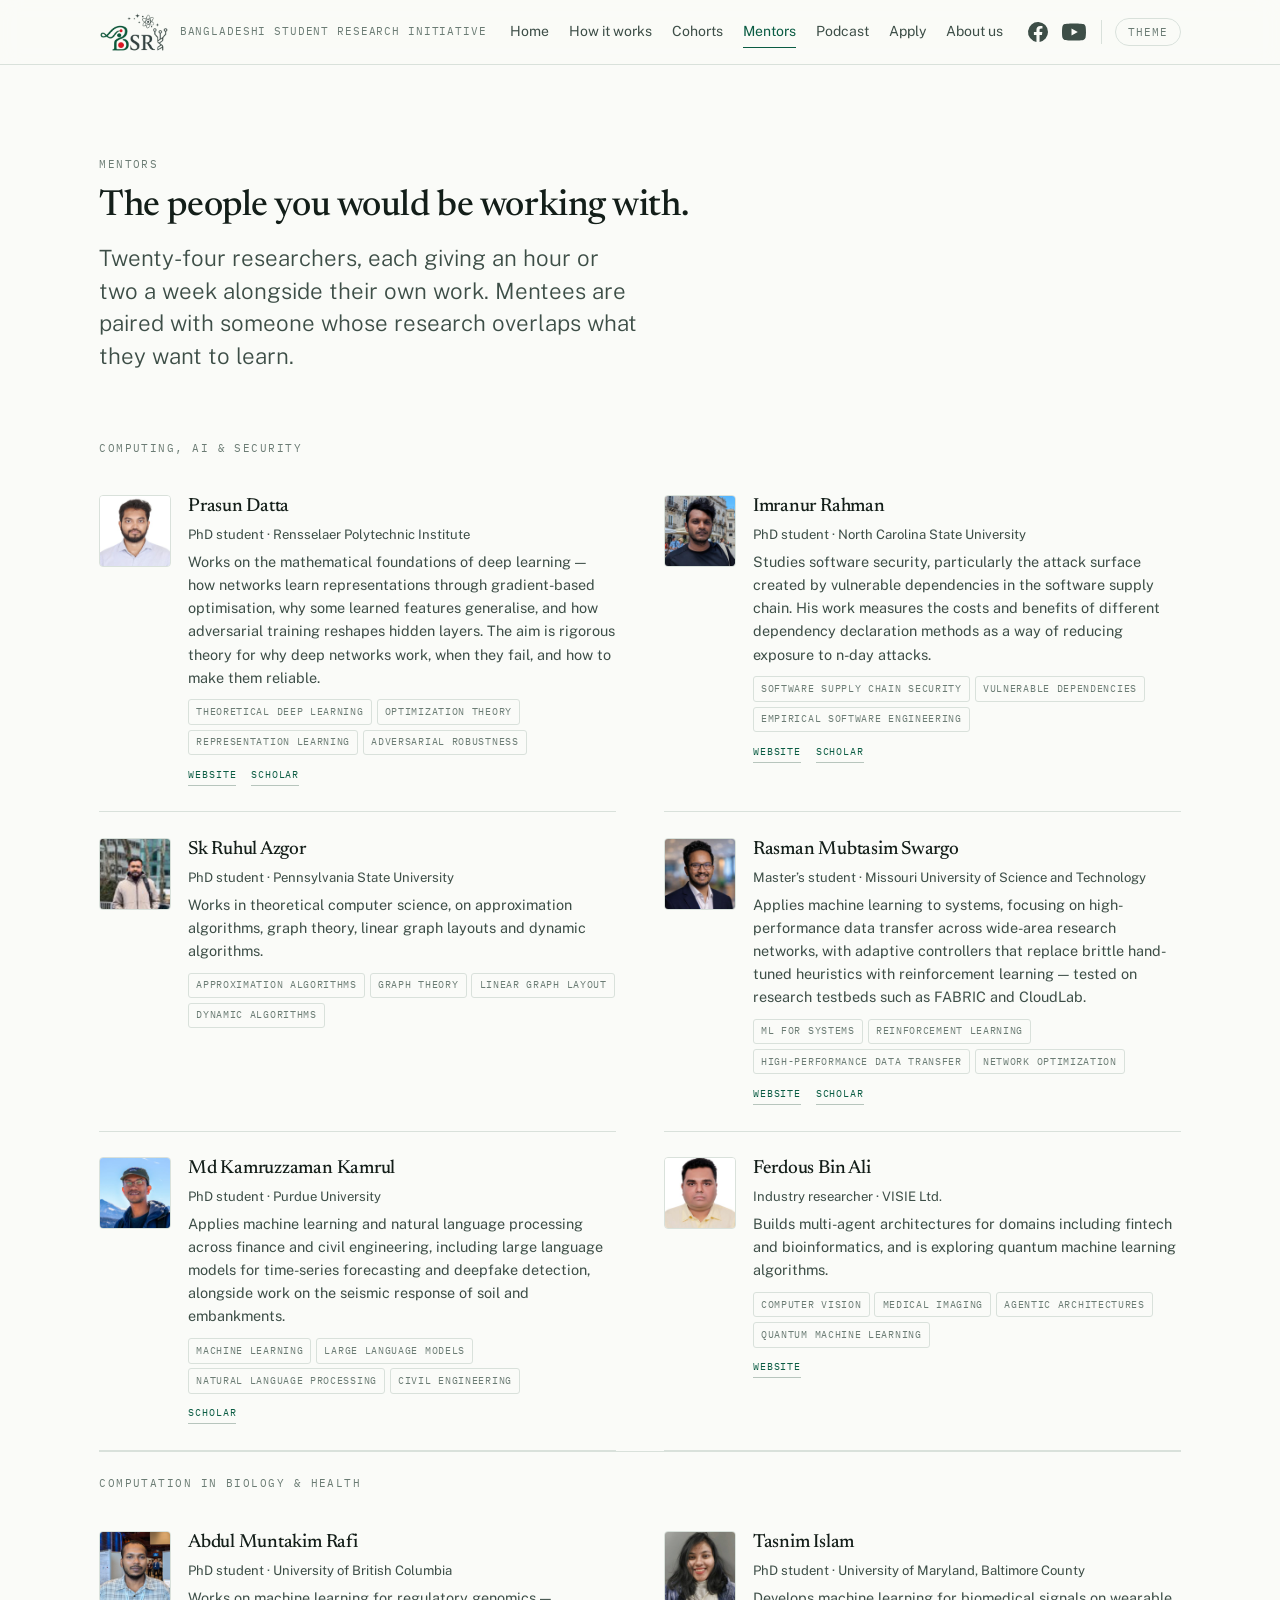
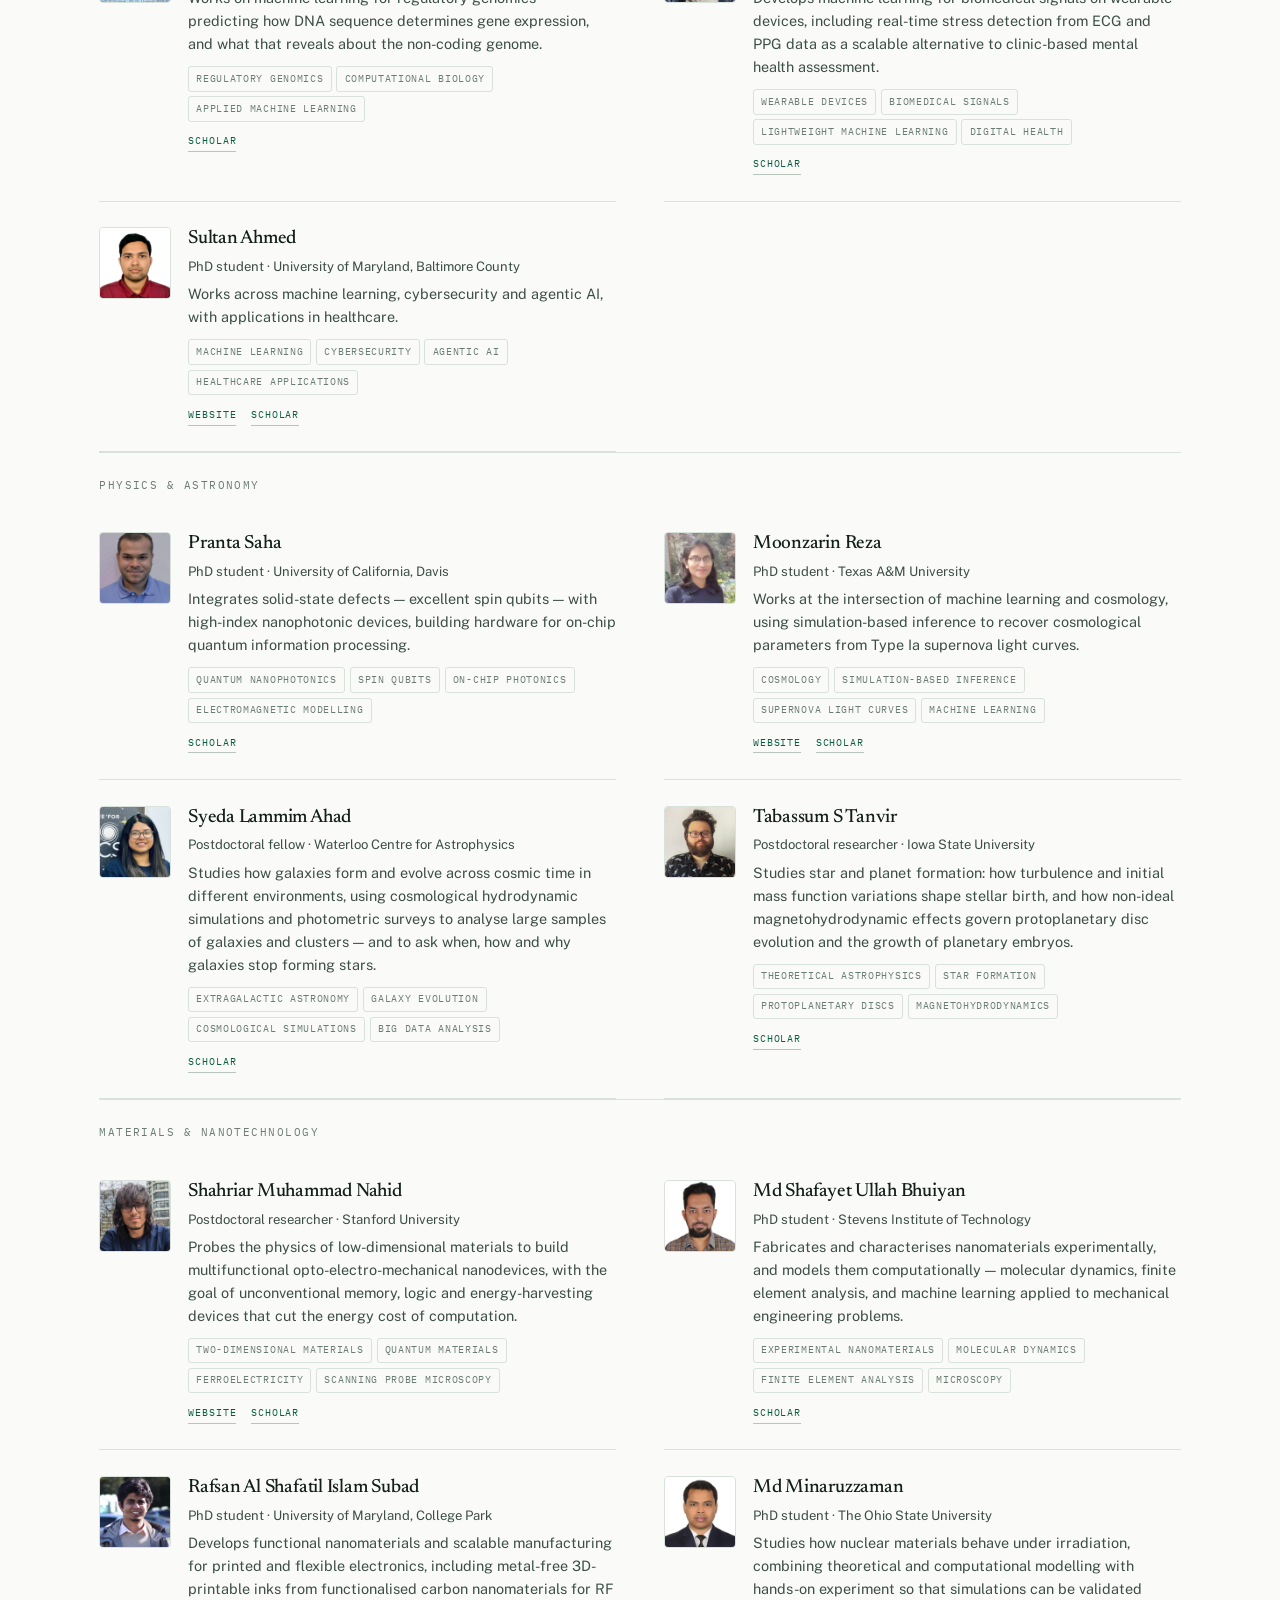
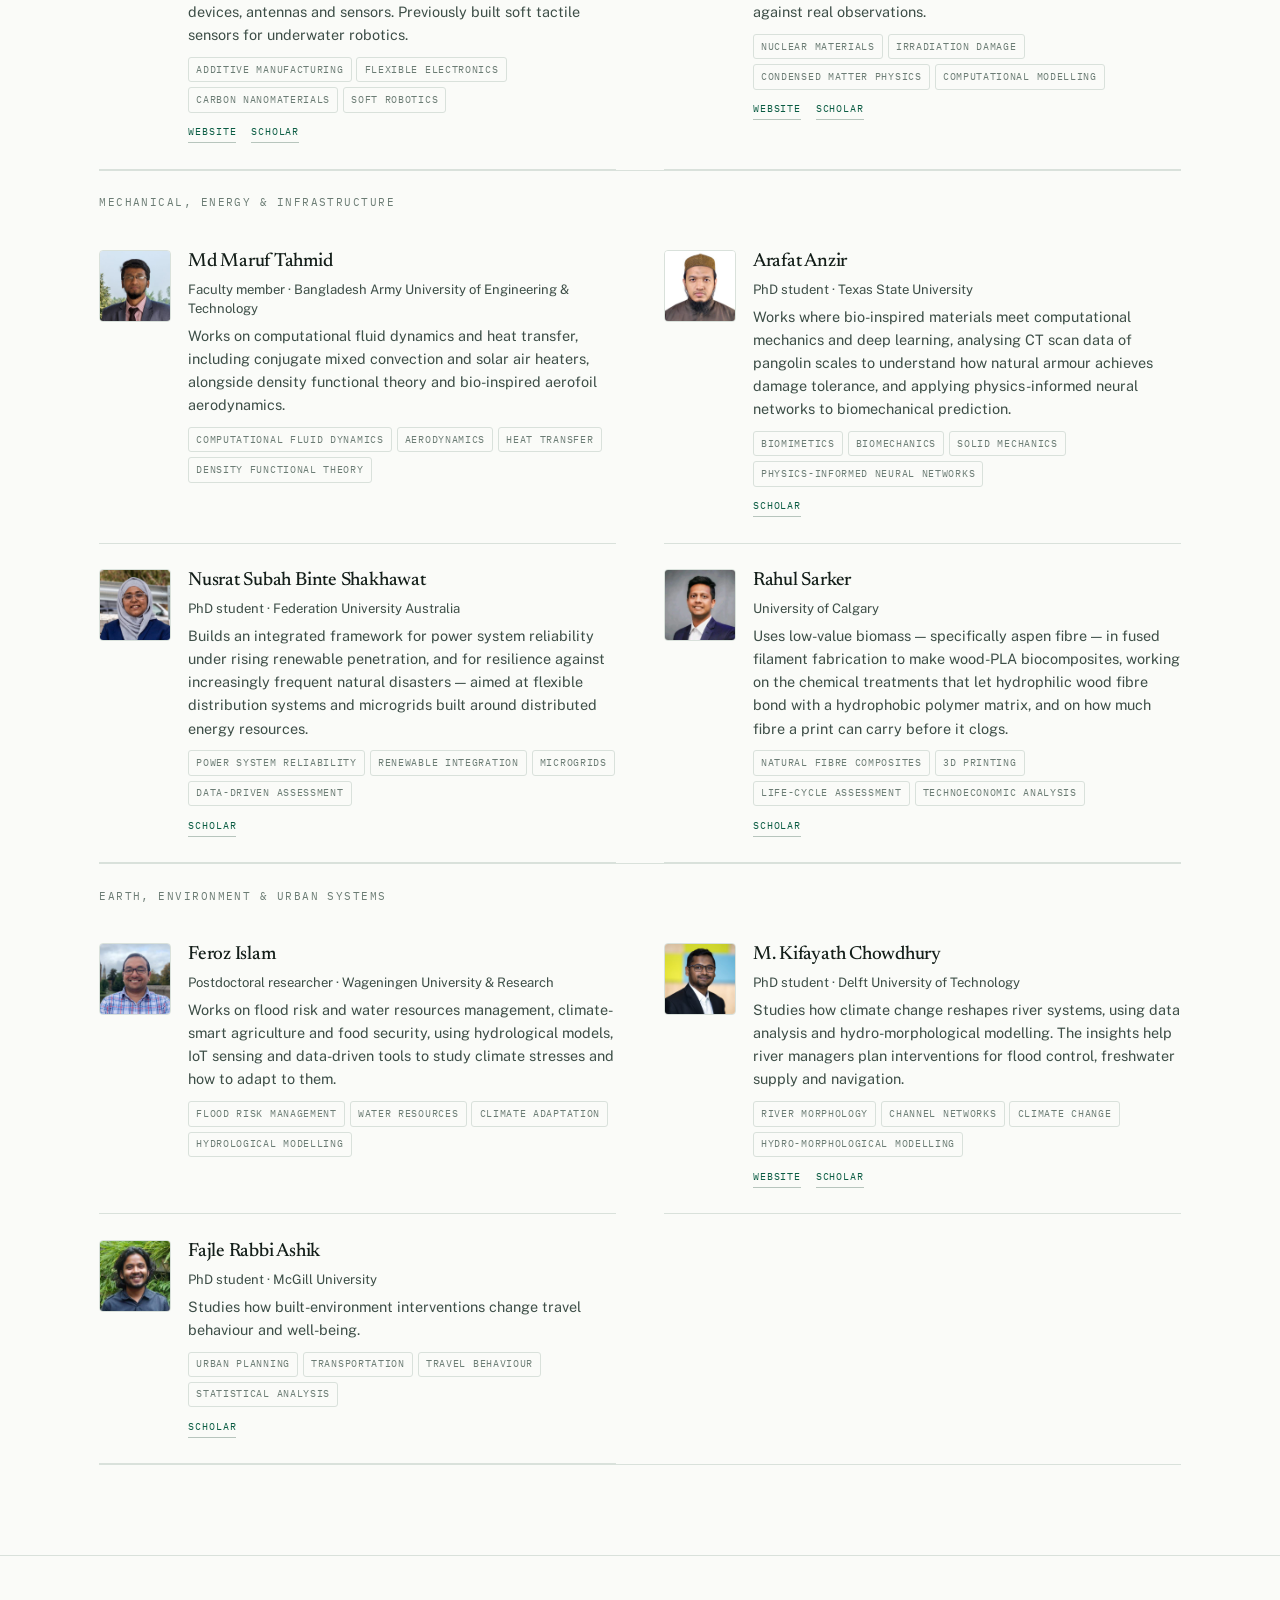
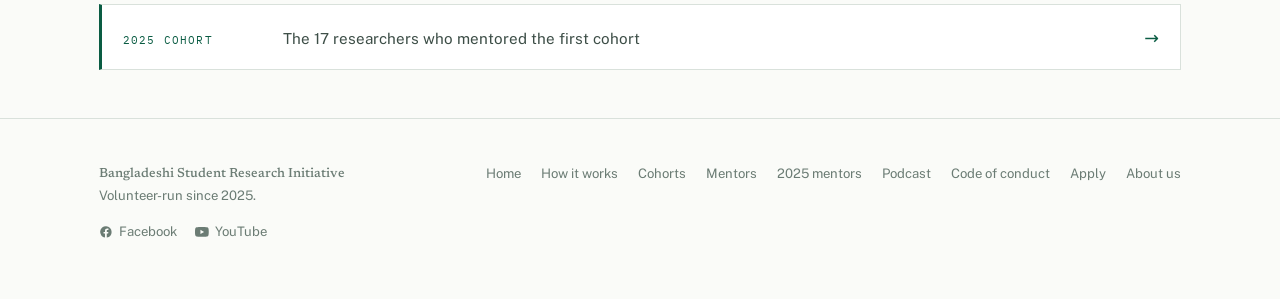
<file: mentors.html>
<!DOCTYPE html>
<html lang="en">
<head>
<meta charset="utf-8">
<meta name="viewport" content="width=device-width, initial-scale=1">
<title>Mentors · Bangladeshi Student Research Initiative</title>
<meta name="description" content="The 24 researchers mentoring in the BSRI 2026 cohort, and what each of them works on.">
<meta property="og:title" content="Mentors · Bangladeshi Student Research Initiative">
<meta property="og:description" content="The 24 researchers mentoring in the BSRI 2026 cohort, and what each of them works on.">
<meta property="og:type" content="website">
<link rel="icon" href="favicon.ico" sizes="any">
<link rel="apple-touch-icon" href="assets/img/apple-touch-icon.png">
<meta property="og:url" content="https://bsri-bd.github.io/mentors.html">
<meta property="og:image" content="https://bsri-bd.github.io/assets/img/og.png">
<meta property="og:image:width" content="1200">
<meta property="og:image:height" content="630">
<meta name="twitter:card" content="summary_large_image">
<meta name="twitter:image" content="https://bsri-bd.github.io/assets/img/og.png">
<link rel="preconnect" href="https://fonts.googleapis.com">
<link rel="preconnect" href="https://fonts.gstatic.com" crossorigin>
<link rel="stylesheet" href="https://fonts.googleapis.com/css2?family=Newsreader:ital,opsz,wght@0,6..72,400;0,6..72,500;0,6..72,600;1,6..72,400;1,6..72,500&family=Public+Sans:wght@300;400;500;600&family=IBM+Plex+Mono:wght@400;500&display=swap">
<link rel="stylesheet" href="assets/css/styles.css?v=3570146f">
</head>
<body>
<a class="skip" href="#main">Skip to content</a>

<header class="masthead">
  <div class="wrap masthead__inner">
    <a class="brand" href="index.html">
      <img class="brand__logo brand__logo--light" src="assets/img/logo.png" alt="BSRI" width="416" height="240">
      <img class="brand__logo brand__logo--dark" src="assets/img/logo-dark.png" alt="" aria-hidden="true" width="416" height="240">
      <span class="brand__full">Bangladeshi Student Research Initiative</span>
    </a>
    <nav class="nav" id="primary-nav" aria-label="Primary">
      <a href="index.html">Home</a>
      <a href="how-it-works.html">How it works</a>
      <a href="cohorts.html">Cohorts</a>
      <a href="mentors.html" aria-current="page" class="is-current">Mentors</a>
      <a href="podcast.html">Podcast</a>
      <a href="apply.html">Apply</a>
      <a href="about.html">About us</a>
    </nav>
    <div class="masthead__end">
      <div class="masthead__social">
        <a href="https://www.facebook.com/profile.php?id=61578981377113" target="_blank" rel="noopener" aria-label="BSRI on Facebook" title="BSRI on Facebook"><svg class="masthead__icon" viewBox="0 0 24 24" aria-hidden="true" focusable="false"><path fill="currentColor" d="M22 12a10 10 0 1 0-11.56 9.88v-6.99H7.9V12h2.54V9.8c0-2.5 1.49-3.89 3.77-3.89 1.09 0 2.24.2 2.24.2v2.46h-1.26c-1.24 0-1.63.77-1.63 1.56V12h2.78l-.45 2.89h-2.33v6.99A10 10 0 0 0 22 12z"/></svg></a>
        <a href="https://www.youtube.com/@bsri-bd" target="_blank" rel="noopener" aria-label="BSRI on YouTube" title="BSRI on YouTube"><svg class="masthead__icon" viewBox="0 0 24 24" aria-hidden="true" focusable="false"><path fill="currentColor" d="M23.5 6.2a3 3 0 0 0-2.1-2.1C19.5 3.5 12 3.5 12 3.5s-7.5 0-9.4.6A3 3 0 0 0 .5 6.2C0 8.1 0 12 0 12s0 3.9.5 5.8a3 3 0 0 0 2.1 2.1c1.9.6 9.4.6 9.4.6s7.5 0 9.4-.6a3 3 0 0 0 2.1-2.1c.5-1.9.5-5.8.5-5.8s0-3.9-.5-5.8zM9.5 15.6V8.4l6.3 3.6-6.3 3.6z"/></svg></a>
      </div>
      <button class="theme-toggle" id="theme-toggle" type="button" aria-label="Switch colour theme"><svg class="theme-toggle__icon" viewBox="0 0 24 24" aria-hidden="true" focusable="false"><circle cx="12" cy="12" r="9" fill="none" stroke="currentColor" stroke-width="1.7"/><path fill="currentColor" d="M12 3a9 9 0 0 0 0 18z"/></svg><span class="theme-toggle__label">Theme</span></button>
      <button class="nav-toggle" id="nav-toggle" type="button" aria-expanded="false" aria-controls="primary-nav" aria-label="Menu"><svg class="nav-toggle__bars" viewBox="0 0 24 24" aria-hidden="true" focusable="false"><path fill="none" stroke="currentColor" stroke-width="1.8" stroke-linecap="round" d="M4 7h16M4 12h16M4 17h16"/></svg><svg class="nav-toggle__x" viewBox="0 0 24 24" aria-hidden="true" focusable="false"><path fill="none" stroke="currentColor" stroke-width="1.8" stroke-linecap="round" d="M6 6l12 12M18 6L6 18"/></svg></button>
    </div>
  </div>
</header>

<main id="main">
  <section class="section section--plain">
    <div class="wrap">
      <div class="section__head">
        <p class="eyebrow">Mentors</p>
        <h1>The people you would be working with.</h1>
        <p class="lede">Twenty-four researchers, each giving an hour or two a week alongside their own work. Mentees are paired with someone whose research overlaps what they want to learn.</p>
      </div>
      <!-- mentors:start — generated by tools/build_mentors.py, do not edit by hand -->
      <div class="roster__group">
        <p class="eyebrow roster__label">Computing, AI &amp; security</p>
        <div class="profiles">
        <article class="profile">
          <div class="profile__photo"><img class="profile__img" src="assets/img/mentors/prasun-datta.jpg" alt="" width="160" height="160" loading="lazy" decoding="async"></div>
          <div class="profile__body">
            <h3 class="profile__name">Prasun Datta</h3>
            <p class="profile__affil">PhD student &middot; Rensselaer Polytechnic Institute</p>
            <p class="profile__blurb">Works on the mathematical foundations of deep learning &mdash; how networks learn representations through gradient-based optimisation, why some learned features generalise, and how adversarial training reshapes hidden layers. The aim is rigorous theory for why deep networks work, when they fail, and how to make them reliable.</p>
            <ul class="profile__keywords"><li>Theoretical deep learning</li><li>Optimization theory</li><li>Representation learning</li><li>Adversarial robustness</li></ul>
            <p class="profile__links"><a class="profile__link" href="https://sites.google.com/view/prasun-datta/home" target="_blank" rel="noopener">Website</a><a class="profile__link" href="https://scholar.google.com/citations?user=g_F0H4UAAAAJ" target="_blank" rel="noopener">Scholar</a></p>
          </div>
        </article>
        <article class="profile">
          <div class="profile__photo"><img class="profile__img" src="assets/img/mentors/imranur-rahman.jpg" alt="" width="160" height="160" loading="lazy" decoding="async"></div>
          <div class="profile__body">
            <h3 class="profile__name">Imranur Rahman</h3>
            <p class="profile__affil">PhD student &middot; North Carolina State University</p>
            <p class="profile__blurb">Studies software security, particularly the attack surface created by vulnerable dependencies in the software supply chain. His work measures the costs and benefits of different dependency declaration methods as a way of reducing exposure to n-day attacks.</p>
            <ul class="profile__keywords"><li>Software supply chain security</li><li>Vulnerable dependencies</li><li>Empirical software engineering</li></ul>
            <p class="profile__links"><a class="profile__link" href="https://imranur-rahman.github.io/" target="_blank" rel="noopener">Website</a><a class="profile__link" href="https://scholar.google.com/citations?user=VOSneVwAAAAJ" target="_blank" rel="noopener">Scholar</a></p>
          </div>
        </article>
        <article class="profile">
          <div class="profile__photo"><img class="profile__img" src="assets/img/mentors/sk-ruhul-azgor.jpg" alt="" width="160" height="160" loading="lazy" decoding="async"></div>
          <div class="profile__body">
            <h3 class="profile__name">Sk Ruhul Azgor</h3>
            <p class="profile__affil">PhD student &middot; Pennsylvania State University</p>
            <p class="profile__blurb">Works in theoretical computer science, on approximation algorithms, graph theory, linear graph layouts and dynamic algorithms.</p>
            <ul class="profile__keywords"><li>Approximation algorithms</li><li>Graph theory</li><li>Linear graph layout</li><li>Dynamic algorithms</li></ul>
            <p class="profile__links"></p>
          </div>
        </article>
        <article class="profile">
          <div class="profile__photo"><img class="profile__img" src="assets/img/mentors/rasman-mubtasim-swargo.jpg" alt="" width="160" height="160" loading="lazy" decoding="async"></div>
          <div class="profile__body">
            <h3 class="profile__name">Rasman Mubtasim Swargo</h3>
            <p class="profile__affil">Master&rsquo;s student &middot; Missouri University of Science and Technology</p>
            <p class="profile__blurb">Applies machine learning to systems, focusing on high-performance data transfer across wide-area research networks, with adaptive controllers that replace brittle hand-tuned heuristics with reinforcement learning &mdash; tested on research testbeds such as FABRIC and CloudLab.</p>
            <ul class="profile__keywords"><li>ML for systems</li><li>Reinforcement learning</li><li>High-performance data transfer</li><li>Network optimization</li></ul>
            <p class="profile__links"><a class="profile__link" href="https://swargo98.github.io" target="_blank" rel="noopener">Website</a><a class="profile__link" href="https://scholar.google.com/citations?user=6ZhAy7kAAAAJ" target="_blank" rel="noopener">Scholar</a></p>
          </div>
        </article>
        <article class="profile">
          <div class="profile__photo"><img class="profile__img" src="assets/img/mentors/md-kamruzzaman-kamrul.jpg" alt="" width="160" height="160" loading="lazy" decoding="async"></div>
          <div class="profile__body">
            <h3 class="profile__name">Md Kamruzzaman Kamrul</h3>
            <p class="profile__affil">PhD student &middot; Purdue University</p>
            <p class="profile__blurb">Applies machine learning and natural language processing across finance and civil engineering, including large language models for time-series forecasting and deepfake detection, alongside work on the seismic response of soil and embankments.</p>
            <ul class="profile__keywords"><li>Machine learning</li><li>Large language models</li><li>Natural language processing</li><li>Civil engineering</li></ul>
            <p class="profile__links"><a class="profile__link" href="https://scholar.google.com/citations?user=uc6urzoAAAAJ" target="_blank" rel="noopener">Scholar</a></p>
          </div>
        </article>
        <article class="profile">
          <div class="profile__photo"><img class="profile__img" src="assets/img/mentors/ferdous-bin-ali.jpg" alt="" width="160" height="160" loading="lazy" decoding="async"></div>
          <div class="profile__body">
            <h3 class="profile__name">Ferdous Bin Ali</h3>
            <p class="profile__affil">Industry researcher &middot; VISIE Ltd.</p>
            <p class="profile__blurb">Builds multi-agent architectures for domains including fintech and bioinformatics, and is exploring quantum machine learning algorithms.</p>
            <ul class="profile__keywords"><li>Computer vision</li><li>Medical imaging</li><li>Agentic architectures</li><li>Quantum machine learning</li></ul>
            <p class="profile__links"><a class="profile__link" href="https://iknownothing.me/" target="_blank" rel="noopener">Website</a></p>
          </div>
        </article>
        </div>
      </div>
      <div class="roster__group">
        <p class="eyebrow roster__label">Computation in biology &amp; health</p>
        <div class="profiles">
        <article class="profile">
          <div class="profile__photo"><img class="profile__img" src="assets/img/mentors/abdul-muntakim-rafi.jpg" alt="" width="160" height="160" loading="lazy" decoding="async"></div>
          <div class="profile__body">
            <h3 class="profile__name">Abdul Muntakim Rafi</h3>
            <p class="profile__affil">PhD student &middot; University of British Columbia</p>
            <p class="profile__blurb">Works on machine learning for regulatory genomics &mdash; predicting how DNA sequence determines gene expression, and what that reveals about the non-coding genome.</p>
            <ul class="profile__keywords"><li>Regulatory genomics</li><li>Computational biology</li><li>Applied machine learning</li></ul>
            <p class="profile__links"><a class="profile__link" href="https://scholar.google.com/citations?user=fyNavPkAAAAJ" target="_blank" rel="noopener">Scholar</a></p>
          </div>
        </article>
        <article class="profile">
          <div class="profile__photo"><img class="profile__img" src="assets/img/mentors/tasnim-islam.jpg" alt="" width="160" height="160" loading="lazy" decoding="async"></div>
          <div class="profile__body">
            <h3 class="profile__name">Tasnim Islam</h3>
            <p class="profile__affil">PhD student &middot; University of Maryland, Baltimore County</p>
            <p class="profile__blurb">Develops machine learning for biomedical signals on wearable devices, including real-time stress detection from ECG and PPG data as a scalable alternative to clinic-based mental health assessment.</p>
            <ul class="profile__keywords"><li>Wearable devices</li><li>Biomedical signals</li><li>Lightweight machine learning</li><li>Digital health</li></ul>
            <p class="profile__links"><a class="profile__link" href="https://scholar.google.com/citations?user=suFP0i8AAAAJ" target="_blank" rel="noopener">Scholar</a></p>
          </div>
        </article>
        <article class="profile">
          <div class="profile__photo"><img class="profile__img" src="assets/img/mentors/sultan-ahmed.jpg" alt="" width="160" height="160" loading="lazy" decoding="async"></div>
          <div class="profile__body">
            <h3 class="profile__name">Sultan Ahmed</h3>
            <p class="profile__affil">PhD student &middot; University of Maryland, Baltimore County</p>
            <p class="profile__blurb">Works across machine learning, cybersecurity and agentic AI, with applications in healthcare.</p>
            <ul class="profile__keywords"><li>Machine learning</li><li>Cybersecurity</li><li>Agentic AI</li><li>Healthcare applications</li></ul>
            <p class="profile__links"><a class="profile__link" href="https://sites.google.com/view/sultan1315/home" target="_blank" rel="noopener">Website</a><a class="profile__link" href="https://scholar.google.com/citations?user=WiN3wC0AAAAJ" target="_blank" rel="noopener">Scholar</a></p>
          </div>
        </article>
        </div>
      </div>
      <div class="roster__group">
        <p class="eyebrow roster__label">Physics &amp; astronomy</p>
        <div class="profiles">
        <article class="profile">
          <div class="profile__photo"><img class="profile__img" src="assets/img/mentors/pranta-saha.jpg" alt="" width="160" height="160" loading="lazy" decoding="async"></div>
          <div class="profile__body">
            <h3 class="profile__name">Pranta Saha</h3>
            <p class="profile__affil">PhD student &middot; University of California, Davis</p>
            <p class="profile__blurb">Integrates solid-state defects &mdash; excellent spin qubits &mdash; with high-index nanophotonic devices, building hardware for on-chip quantum information processing.</p>
            <ul class="profile__keywords"><li>Quantum nanophotonics</li><li>Spin qubits</li><li>On-chip photonics</li><li>Electromagnetic modelling</li></ul>
            <p class="profile__links"><a class="profile__link" href="https://scholar.google.com/citations?user=Uaqf6CkAAAAJ" target="_blank" rel="noopener">Scholar</a></p>
          </div>
        </article>
        <article class="profile">
          <div class="profile__photo"><img class="profile__img" src="assets/img/mentors/moonzarin-reza.jpg" alt="" width="160" height="160" loading="lazy" decoding="async"></div>
          <div class="profile__body">
            <h3 class="profile__name">Moonzarin Reza</h3>
            <p class="profile__affil">PhD student &middot; Texas A&amp;M University</p>
            <p class="profile__blurb">Works at the intersection of machine learning and cosmology, using simulation-based inference to recover cosmological parameters from Type Ia supernova light curves.</p>
            <ul class="profile__keywords"><li>Cosmology</li><li>Simulation-based inference</li><li>Supernova light curves</li><li>Machine learning</li></ul>
            <p class="profile__links"><a class="profile__link" href="https://sites.google.com/tamu.edu/moonzarin-astronomy/home" target="_blank" rel="noopener">Website</a><a class="profile__link" href="https://scholar.google.com/citations?user=xp0DaGoAAAAJ" target="_blank" rel="noopener">Scholar</a></p>
          </div>
        </article>
        <article class="profile">
          <div class="profile__photo"><img class="profile__img" src="assets/img/mentors/syeda-lammim-ahad.jpg" alt="" width="160" height="160" loading="lazy" decoding="async"></div>
          <div class="profile__body">
            <h3 class="profile__name">Syeda Lammim Ahad</h3>
            <p class="profile__affil">Postdoctoral fellow &middot; Waterloo Centre for Astrophysics</p>
            <p class="profile__blurb">Studies how galaxies form and evolve across cosmic time in different environments, using cosmological hydrodynamic simulations and photometric surveys to analyse large samples of galaxies and clusters &mdash; and to ask when, how and why galaxies stop forming stars.</p>
            <ul class="profile__keywords"><li>Extragalactic astronomy</li><li>Galaxy evolution</li><li>Cosmological simulations</li><li>Big data analysis</li></ul>
            <p class="profile__links"><a class="profile__link" href="https://scholar.google.com/citations?user=glCxJTAAAAAJ" target="_blank" rel="noopener">Scholar</a></p>
          </div>
        </article>
        <article class="profile">
          <div class="profile__photo"><img class="profile__img" src="assets/img/mentors/tabassum-s-tanvir.jpg" alt="" width="160" height="160" loading="lazy" decoding="async"></div>
          <div class="profile__body">
            <h3 class="profile__name">Tabassum S Tanvir</h3>
            <p class="profile__affil">Postdoctoral researcher &middot; Iowa State University</p>
            <p class="profile__blurb">Studies star and planet formation: how turbulence and initial mass function variations shape stellar birth, and how non-ideal magnetohydrodynamic effects govern protoplanetary disc evolution and the growth of planetary embryos.</p>
            <ul class="profile__keywords"><li>Theoretical astrophysics</li><li>Star formation</li><li>Protoplanetary discs</li><li>Magnetohydrodynamics</li></ul>
            <p class="profile__links"><a class="profile__link" href="https://scholar.google.com/citations?user=7GU1tD8AAAAJ" target="_blank" rel="noopener">Scholar</a></p>
          </div>
        </article>
        </div>
      </div>
      <div class="roster__group">
        <p class="eyebrow roster__label">Materials &amp; nanotechnology</p>
        <div class="profiles">
        <article class="profile">
          <div class="profile__photo"><img class="profile__img" src="assets/img/mentors/shahriar-muhammad-nahid.jpg" alt="" width="160" height="160" loading="lazy" decoding="async"></div>
          <div class="profile__body">
            <h3 class="profile__name">Shahriar Muhammad Nahid</h3>
            <p class="profile__affil">Postdoctoral researcher &middot; Stanford University</p>
            <p class="profile__blurb">Probes the physics of low-dimensional materials to build multifunctional opto-electro-mechanical nanodevices, with the goal of unconventional memory, logic and energy-harvesting devices that cut the energy cost of computation.</p>
            <ul class="profile__keywords"><li>Two-dimensional materials</li><li>Quantum materials</li><li>Ferroelectricity</li><li>Scanning probe microscopy</li></ul>
            <p class="profile__links"><a class="profile__link" href="https://sites.google.com/view/shahriarmuhammadnahid" target="_blank" rel="noopener">Website</a><a class="profile__link" href="https://scholar.google.com/citations?user=c9-CAecAAAAJ" target="_blank" rel="noopener">Scholar</a></p>
          </div>
        </article>
        <article class="profile">
          <div class="profile__photo"><img class="profile__img" src="assets/img/mentors/md-shafayet-ullah-bhuiyan.jpg" alt="" width="160" height="160" loading="lazy" decoding="async"></div>
          <div class="profile__body">
            <h3 class="profile__name">Md Shafayet Ullah Bhuiyan</h3>
            <p class="profile__affil">PhD student &middot; Stevens Institute of Technology</p>
            <p class="profile__blurb">Fabricates and characterises nanomaterials experimentally, and models them computationally &mdash; molecular dynamics, finite element analysis, and machine learning applied to mechanical engineering problems.</p>
            <ul class="profile__keywords"><li>Experimental nanomaterials</li><li>Molecular dynamics</li><li>Finite element analysis</li><li>Microscopy</li></ul>
            <p class="profile__links"><a class="profile__link" href="https://scholar.google.com/citations?user=y6v5dUQAAAAJ" target="_blank" rel="noopener">Scholar</a></p>
          </div>
        </article>
        <article class="profile">
          <div class="profile__photo"><img class="profile__img" src="assets/img/mentors/rafsan-al-shafatil-islam-subad.jpg" alt="" width="160" height="160" loading="lazy" decoding="async"></div>
          <div class="profile__body">
            <h3 class="profile__name">Rafsan Al Shafatil Islam Subad</h3>
            <p class="profile__affil">PhD student &middot; University of Maryland, College Park</p>
            <p class="profile__blurb">Develops functional nanomaterials and scalable manufacturing for printed and flexible electronics, including metal-free 3D-printable inks from functionalised carbon nanomaterials for RF devices, antennas and sensors. Previously built soft tactile sensors for underwater robotics.</p>
            <ul class="profile__keywords"><li>Additive manufacturing</li><li>Flexible electronics</li><li>Carbon nanomaterials</li><li>Soft robotics</li></ul>
            <p class="profile__links"><a class="profile__link" href="https://sites.google.com/view/rafsansubad" target="_blank" rel="noopener">Website</a><a class="profile__link" href="https://scholar.google.com/citations?user=3_kSGlEAAAAJ" target="_blank" rel="noopener">Scholar</a></p>
          </div>
        </article>
        <article class="profile">
          <div class="profile__photo"><img class="profile__img" src="assets/img/mentors/md-minaruzzaman.jpg" alt="" width="160" height="160" loading="lazy" decoding="async"></div>
          <div class="profile__body">
            <h3 class="profile__name">Md Minaruzzaman</h3>
            <p class="profile__affil">PhD student &middot; The Ohio State University</p>
            <p class="profile__blurb">Studies how nuclear materials behave under irradiation, combining theoretical and computational modelling with hands-on experiment so that simulations can be validated against real observations.</p>
            <ul class="profile__keywords"><li>Nuclear materials</li><li>Irradiation damage</li><li>Condensed matter physics</li><li>Computational modelling</li></ul>
            <p class="profile__links"><a class="profile__link" href="https://sites.google.com/view/mdminaruzzaman/about" target="_blank" rel="noopener">Website</a><a class="profile__link" href="https://scholar.google.com/citations?user=CWGPKQQAAAAJ" target="_blank" rel="noopener">Scholar</a></p>
          </div>
        </article>
        </div>
      </div>
      <div class="roster__group">
        <p class="eyebrow roster__label">Mechanical, energy &amp; infrastructure</p>
        <div class="profiles">
        <article class="profile">
          <div class="profile__photo"><img class="profile__img" src="assets/img/mentors/md-maruf-tahmid.jpg" alt="" width="160" height="160" loading="lazy" decoding="async"></div>
          <div class="profile__body">
            <h3 class="profile__name">Md Maruf Tahmid</h3>
            <p class="profile__affil">Faculty member &middot; Bangladesh Army University of Engineering &amp; Technology</p>
            <p class="profile__blurb">Works on computational fluid dynamics and heat transfer, including conjugate mixed convection and solar air heaters, alongside density functional theory and bio-inspired aerofoil aerodynamics.</p>
            <ul class="profile__keywords"><li>Computational fluid dynamics</li><li>Aerodynamics</li><li>Heat transfer</li><li>Density functional theory</li></ul>
            <p class="profile__links"></p>
          </div>
        </article>
        <article class="profile">
          <div class="profile__photo"><img class="profile__img" src="assets/img/mentors/arafat-anzir.jpg" alt="" width="160" height="160" loading="lazy" decoding="async"></div>
          <div class="profile__body">
            <h3 class="profile__name">Arafat Anzir</h3>
            <p class="profile__affil">PhD student &middot; Texas State University</p>
            <p class="profile__blurb">Works where bio-inspired materials meet computational mechanics and deep learning, analysing CT scan data of pangolin scales to understand how natural armour achieves damage tolerance, and applying physics-informed neural networks to biomechanical prediction.</p>
            <ul class="profile__keywords"><li>Biomimetics</li><li>Biomechanics</li><li>Solid mechanics</li><li>Physics-informed neural networks</li></ul>
            <p class="profile__links"><a class="profile__link" href="https://scholar.google.com/citations?user=moPLOVkAAAAJ" target="_blank" rel="noopener">Scholar</a></p>
          </div>
        </article>
        <article class="profile">
          <div class="profile__photo"><img class="profile__img" src="assets/img/mentors/nusrat-subah-binte-shakhawat.jpg" alt="" width="160" height="160" loading="lazy" decoding="async"></div>
          <div class="profile__body">
            <h3 class="profile__name">Nusrat Subah Binte Shakhawat</h3>
            <p class="profile__affil">PhD student &middot; Federation University Australia</p>
            <p class="profile__blurb">Builds an integrated framework for power system reliability under rising renewable penetration, and for resilience against increasingly frequent natural disasters &mdash; aimed at flexible distribution systems and microgrids built around distributed energy resources.</p>
            <ul class="profile__keywords"><li>Power system reliability</li><li>Renewable integration</li><li>Microgrids</li><li>Data-driven assessment</li></ul>
            <p class="profile__links"><a class="profile__link" href="https://scholar.google.com/citations?user=OmWKsqQAAAAJ" target="_blank" rel="noopener">Scholar</a></p>
          </div>
        </article>
        <article class="profile">
          <div class="profile__photo"><img class="profile__img" src="assets/img/mentors/rahul-sarker.jpg" alt="" width="160" height="160" loading="lazy" decoding="async"></div>
          <div class="profile__body">
            <h3 class="profile__name">Rahul Sarker</h3>
            <p class="profile__affil">University of Calgary</p>
            <p class="profile__blurb">Uses low-value biomass &mdash; specifically aspen fibre &mdash; in fused filament fabrication to make wood-PLA biocomposites, working on the chemical treatments that let hydrophilic wood fibre bond with a hydrophobic polymer matrix, and on how much fibre a print can carry before it clogs.</p>
            <ul class="profile__keywords"><li>Natural fibre composites</li><li>3D printing</li><li>Life-cycle assessment</li><li>Technoeconomic analysis</li></ul>
            <p class="profile__links"><a class="profile__link" href="https://scholar.google.com/citations?user=k3jwUQQAAAAJ" target="_blank" rel="noopener">Scholar</a></p>
          </div>
        </article>
        </div>
      </div>
      <div class="roster__group">
        <p class="eyebrow roster__label">Earth, environment &amp; urban systems</p>
        <div class="profiles">
        <article class="profile">
          <div class="profile__photo"><img class="profile__img" src="assets/img/mentors/feroz-islam.jpg" alt="" width="160" height="160" loading="lazy" decoding="async"></div>
          <div class="profile__body">
            <h3 class="profile__name">Feroz Islam</h3>
            <p class="profile__affil">Postdoctoral researcher &middot; Wageningen University &amp; Research</p>
            <p class="profile__blurb">Works on flood risk and water resources management, climate-smart agriculture and food security, using hydrological models, IoT sensing and data-driven tools to study climate stresses and how to adapt to them.</p>
            <ul class="profile__keywords"><li>Flood risk management</li><li>Water resources</li><li>Climate adaptation</li><li>Hydrological modelling</li></ul>
            <p class="profile__links"></p>
          </div>
        </article>
        <article class="profile">
          <div class="profile__photo"><img class="profile__img" src="assets/img/mentors/m-kifayath-chowdhury.jpg" alt="" width="160" height="160" loading="lazy" decoding="async"></div>
          <div class="profile__body">
            <h3 class="profile__name">M. Kifayath Chowdhury</h3>
            <p class="profile__affil">PhD student &middot; Delft University of Technology</p>
            <p class="profile__blurb">Studies how climate change reshapes river systems, using data analysis and hydro-morphological modelling. The insights help river managers plan interventions for flood control, freshwater supply and navigation.</p>
            <ul class="profile__keywords"><li>River morphology</li><li>Channel networks</li><li>Climate change</li><li>Hydro-morphological modelling</li></ul>
            <p class="profile__links"><a class="profile__link" href="https://akifayath2009.wixsite.com/home" target="_blank" rel="noopener">Website</a><a class="profile__link" href="https://scholar.google.com/citations?user=KFLXF_UAAAAJ" target="_blank" rel="noopener">Scholar</a></p>
          </div>
        </article>
        <article class="profile">
          <div class="profile__photo"><img class="profile__img" src="assets/img/mentors/fajle-rabbi-ashik.jpg" alt="" width="160" height="160" loading="lazy" decoding="async"></div>
          <div class="profile__body">
            <h3 class="profile__name">Fajle Rabbi Ashik</h3>
            <p class="profile__affil">PhD student &middot; McGill University</p>
            <p class="profile__blurb">Studies how built-environment interventions change travel behaviour and well-being.</p>
            <ul class="profile__keywords"><li>Urban planning</li><li>Transportation</li><li>Travel behaviour</li><li>Statistical analysis</li></ul>
            <p class="profile__links"><a class="profile__link" href="https://scholar.google.com/citations?user=TOV0FTsAAAAJ" target="_blank" rel="noopener">Scholar</a></p>
          </div>
        </article>
        </div>
      </div>
      <!-- mentors:end -->
    </div>
  </section>
  <section class="section section--tight">
    <div class="wrap">
      <a class="cardlink" href="mentors-2025.html">
        <span class="cardlink__label">2025 cohort</span>
        <span class="cardlink__text">The 17 researchers who mentored the first cohort</span>
        <span class="cardlink__arrow" aria-hidden="true">&rarr;</span>
      </a>
    </div>
  </section>
</main>

<footer class="footer">
  <div class="wrap footer__inner">
    <div>
      <p class="footer__name">Bangladeshi Student Research Initiative</p>
      <p>Volunteer-run since 2025.</p>
      <div class="social">
        <a class="social__link" href="https://www.facebook.com/profile.php?id=61578981377113" target="_blank" rel="noopener"><svg class="social__icon" viewBox="0 0 24 24" aria-hidden="true" focusable="false"><path fill="currentColor" d="M22 12a10 10 0 1 0-11.56 9.88v-6.99H7.9V12h2.54V9.8c0-2.5 1.49-3.89 3.77-3.89 1.09 0 2.24.2 2.24.2v2.46h-1.26c-1.24 0-1.63.77-1.63 1.56V12h2.78l-.45 2.89h-2.33v6.99A10 10 0 0 0 22 12z"/></svg><span>Facebook</span></a>
        <a class="social__link" href="https://www.youtube.com/@bsri-bd" target="_blank" rel="noopener"><svg class="social__icon" viewBox="0 0 24 24" aria-hidden="true" focusable="false"><path fill="currentColor" d="M23.5 6.2a3 3 0 0 0-2.1-2.1C19.5 3.5 12 3.5 12 3.5s-7.5 0-9.4.6A3 3 0 0 0 .5 6.2C0 8.1 0 12 0 12s0 3.9.5 5.8a3 3 0 0 0 2.1 2.1c1.9.6 9.4.6 9.4.6s7.5 0 9.4-.6a3 3 0 0 0 2.1-2.1c.5-1.9.5-5.8.5-5.8s0-3.9-.5-5.8zM9.5 15.6V8.4l6.3 3.6-6.3 3.6z"/></svg><span>YouTube</span></a>
      </div>
    </div>
    <nav class="footer__links" aria-label="Footer">
      <a href="index.html">Home</a>
      <a href="how-it-works.html">How it works</a>
      <a href="cohorts.html">Cohorts</a>
      <a href="mentors.html">Mentors</a>
      <a href="mentors-2025.html">2025 mentors</a>
      <a href="podcast.html">Podcast</a>
      <a href="how-it-works.html#conduct">Code of conduct</a>
      <a href="apply.html">Apply</a>
      <a href="about.html">About us</a>
    </nav>
  </div>
</footer>

<script src="assets/js/main.js?v=790f674d"></script>
</body>
</html>
</file>
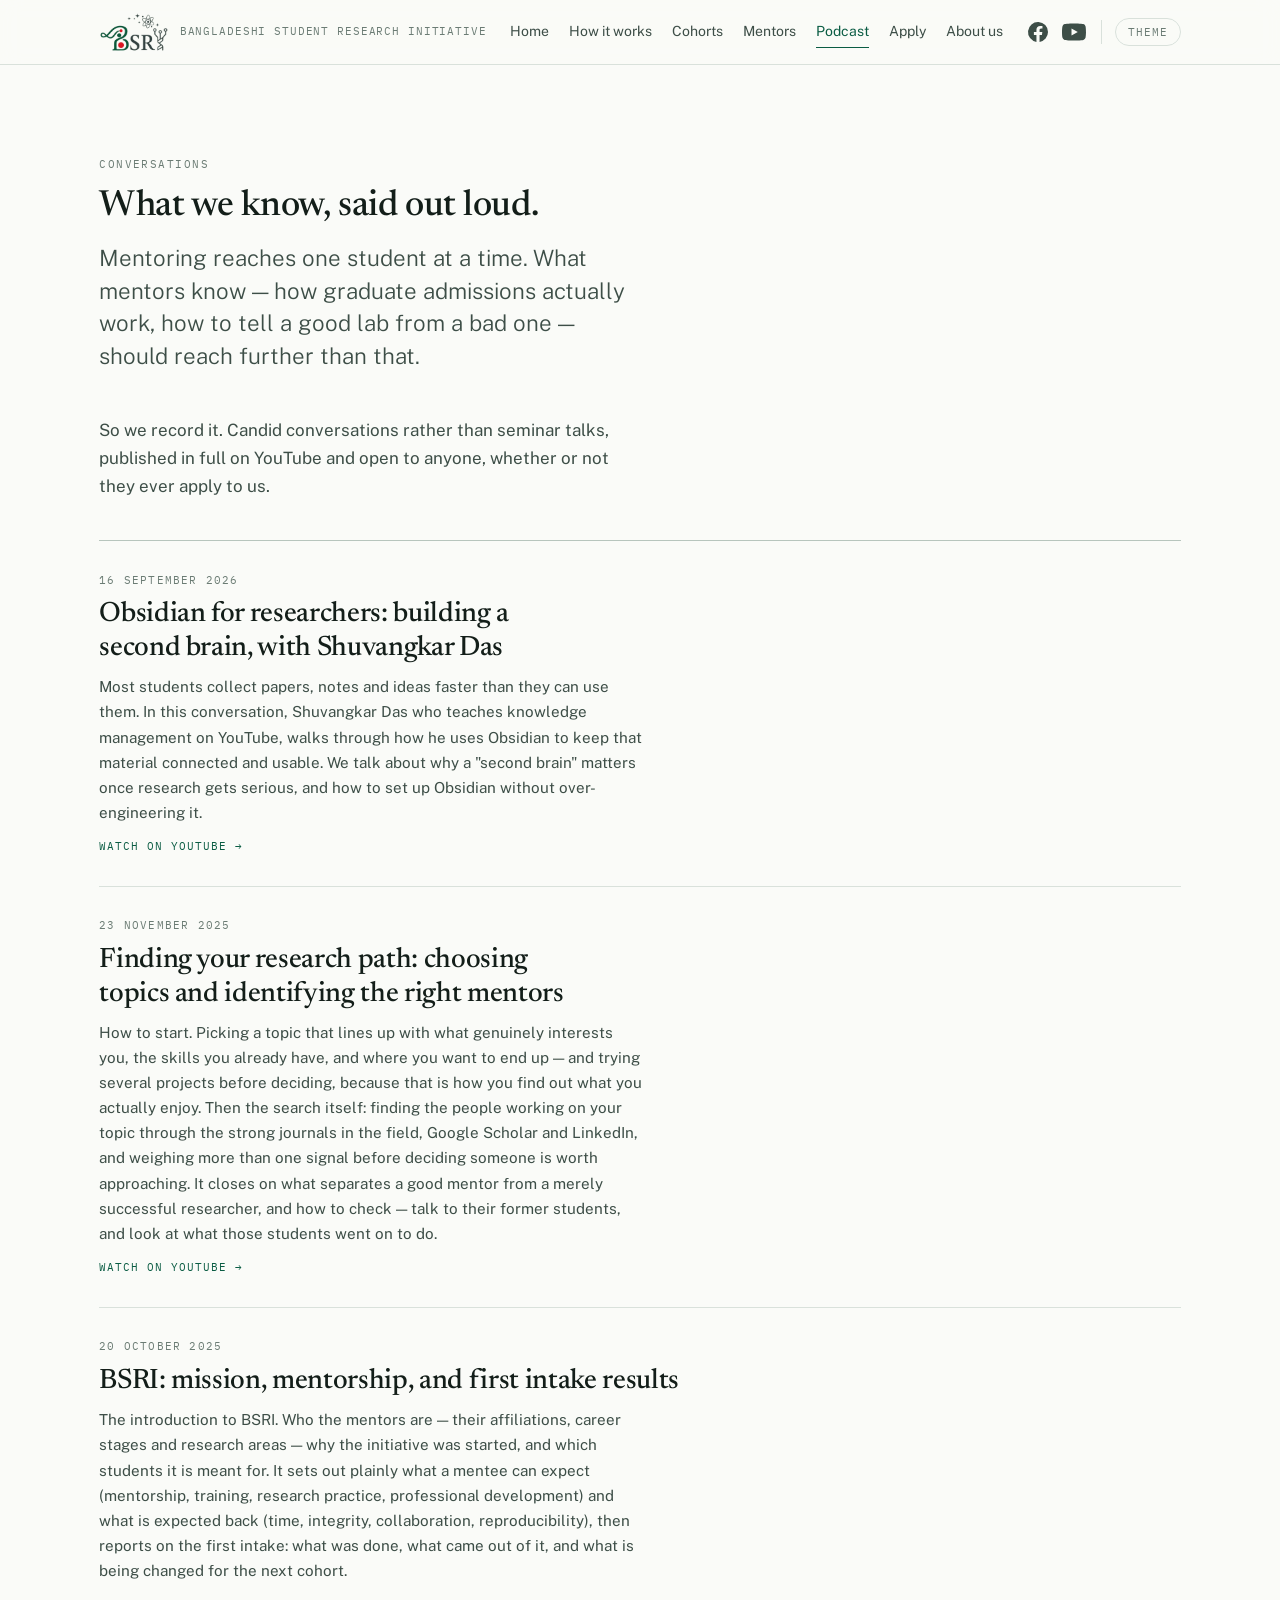
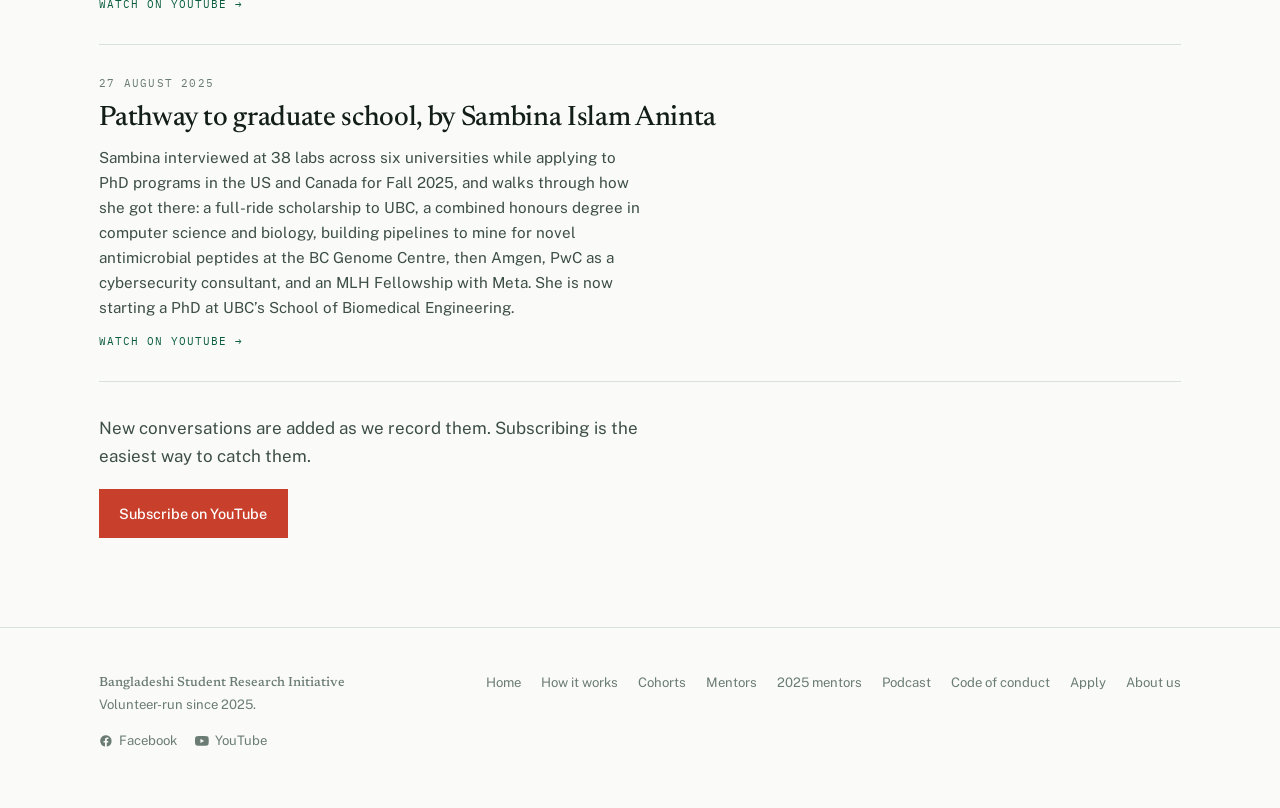
<file: podcast.html>
<!DOCTYPE html>
<html lang="en">
<head>
<meta charset="utf-8">
<meta name="viewport" content="width=device-width, initial-scale=1">
<title>Podcast · Bangladeshi Student Research Initiative</title>
<meta name="description" content="BSRI’s recorded conversation series on finding a research topic, choosing a mentor, and getting into graduate school.">
<meta property="og:title" content="Podcast · Bangladeshi Student Research Initiative">
<meta property="og:description" content="A recorded conversation series from BSRI — candid conversations with researchers, open to any student.">
<meta property="og:type" content="website">
<link rel="icon" href="favicon.ico" sizes="any">
<link rel="apple-touch-icon" href="assets/img/apple-touch-icon.png">
<meta property="og:url" content="https://bsri-bd.github.io/podcast.html">
<meta property="og:image" content="https://bsri-bd.github.io/assets/img/og.png">
<meta property="og:image:width" content="1200">
<meta property="og:image:height" content="630">
<meta name="twitter:card" content="summary_large_image">
<meta name="twitter:image" content="https://bsri-bd.github.io/assets/img/og.png">
<link rel="preconnect" href="https://fonts.googleapis.com">
<link rel="preconnect" href="https://fonts.gstatic.com" crossorigin>
<link rel="stylesheet" href="https://fonts.googleapis.com/css2?family=Newsreader:ital,opsz,wght@0,6..72,400;0,6..72,500;0,6..72,600;1,6..72,400;1,6..72,500&family=Public+Sans:wght@300;400;500;600&family=IBM+Plex+Mono:wght@400;500&display=swap">
<link rel="stylesheet" href="assets/css/styles.css?v=3570146f">
</head>
<body>
<a class="skip" href="#main">Skip to content</a>

<header class="masthead">
  <div class="wrap masthead__inner">
    <a class="brand" href="index.html">
      <img class="brand__logo brand__logo--light" src="assets/img/logo.png" alt="BSRI" width="416" height="240">
      <img class="brand__logo brand__logo--dark" src="assets/img/logo-dark.png" alt="" aria-hidden="true" width="416" height="240">
      <span class="brand__full">Bangladeshi Student Research Initiative</span>
    </a>
    <nav class="nav" id="primary-nav" aria-label="Primary">
      <a href="index.html">Home</a>
      <a href="how-it-works.html">How it works</a>
      <a href="cohorts.html">Cohorts</a>
      <a href="mentors.html">Mentors</a>
      <a href="podcast.html" aria-current="page" class="is-current">Podcast</a>
      <a href="apply.html">Apply</a>
      <a href="about.html">About us</a>
    </nav>
    <div class="masthead__end">
      <div class="masthead__social">
        <a href="https://www.facebook.com/profile.php?id=61578981377113" target="_blank" rel="noopener" aria-label="BSRI on Facebook" title="BSRI on Facebook"><svg class="masthead__icon" viewBox="0 0 24 24" aria-hidden="true" focusable="false"><path fill="currentColor" d="M22 12a10 10 0 1 0-11.56 9.88v-6.99H7.9V12h2.54V9.8c0-2.5 1.49-3.89 3.77-3.89 1.09 0 2.24.2 2.24.2v2.46h-1.26c-1.24 0-1.63.77-1.63 1.56V12h2.78l-.45 2.89h-2.33v6.99A10 10 0 0 0 22 12z"/></svg></a>
        <a href="https://www.youtube.com/@bsri-bd" target="_blank" rel="noopener" aria-label="BSRI on YouTube" title="BSRI on YouTube"><svg class="masthead__icon" viewBox="0 0 24 24" aria-hidden="true" focusable="false"><path fill="currentColor" d="M23.5 6.2a3 3 0 0 0-2.1-2.1C19.5 3.5 12 3.5 12 3.5s-7.5 0-9.4.6A3 3 0 0 0 .5 6.2C0 8.1 0 12 0 12s0 3.9.5 5.8a3 3 0 0 0 2.1 2.1c1.9.6 9.4.6 9.4.6s7.5 0 9.4-.6a3 3 0 0 0 2.1-2.1c.5-1.9.5-5.8.5-5.8s0-3.9-.5-5.8zM9.5 15.6V8.4l6.3 3.6-6.3 3.6z"/></svg></a>
      </div>
      <button class="theme-toggle" id="theme-toggle" type="button" aria-label="Switch colour theme"><svg class="theme-toggle__icon" viewBox="0 0 24 24" aria-hidden="true" focusable="false"><circle cx="12" cy="12" r="9" fill="none" stroke="currentColor" stroke-width="1.7"/><path fill="currentColor" d="M12 3a9 9 0 0 0 0 18z"/></svg><span class="theme-toggle__label">Theme</span></button>
      <button class="nav-toggle" id="nav-toggle" type="button" aria-expanded="false" aria-controls="primary-nav" aria-label="Menu"><svg class="nav-toggle__bars" viewBox="0 0 24 24" aria-hidden="true" focusable="false"><path fill="none" stroke="currentColor" stroke-width="1.8" stroke-linecap="round" d="M4 7h16M4 12h16M4 17h16"/></svg><svg class="nav-toggle__x" viewBox="0 0 24 24" aria-hidden="true" focusable="false"><path fill="none" stroke="currentColor" stroke-width="1.8" stroke-linecap="round" d="M6 6l12 12M18 6L6 18"/></svg></button>
    </div>
  </div>
</header>

<main id="main">
  <section class="section section--plain">
    <div class="wrap">      <div class="section__head">
        <p class="eyebrow">Conversations</p>
        <h1>What we know, said out loud.</h1>
        <p class="lede">Mentoring reaches one student at a time. What mentors know &mdash; how graduate admissions actually work, how to tell a good lab from a bad one &mdash; should reach further than that.</p>
      </div>
      <div class="prose prose--after">
        <p>So we record it. Candid conversations rather than seminar talks, published in full on YouTube and open to anyone, whether or not they ever apply to us.</p>
      </div>
      <!-- episodes:start — generated by tools/update_podcast.py, do not edit by hand -->
      <div class="episodes">
        <article class="episode">
          <p class="episode__date">16 September 2026</p>
          <h2 class="episode__title"><a href="https://www.youtube.com/watch?v=K6lNHjBvYfE" target="_blank" rel="noopener">Obsidian for researchers: building a second brain, with Shuvangkar Das</a></h2>
          <p class="episode__summary">Most students collect papers, notes and ideas faster than they can use them. In this conversation, Shuvangkar Das who teaches knowledge management on YouTube, walks through how he uses Obsidian to keep that material connected and usable. We talk about why a &quot;second brain&quot; matters once research gets serious, and how to set up Obsidian without over-engineering it.</p>
          <a class="episode__watch" href="https://www.youtube.com/watch?v=K6lNHjBvYfE" target="_blank" rel="noopener">Watch on YouTube &rarr;</a>
        </article>
        <article class="episode">
          <p class="episode__date">23 November 2025</p>
          <h2 class="episode__title"><a href="https://www.youtube.com/watch?v=rmHjmCievCY" target="_blank" rel="noopener">Finding your research path: choosing topics and identifying the right mentors</a></h2>
          <p class="episode__summary">How to start. Picking a topic that lines up with what genuinely interests you, the skills you already have, and where you want to end up — and trying several projects before deciding, because that is how you find out what you actually enjoy. Then the search itself: finding the people working on your topic through the strong journals in the field, Google Scholar and LinkedIn, and weighing more than one signal before deciding someone is worth approaching. It closes on what separates a good mentor from a merely successful researcher, and how to check — talk to their former students, and look at what those students went on to do.</p>
          <a class="episode__watch" href="https://www.youtube.com/watch?v=rmHjmCievCY" target="_blank" rel="noopener">Watch on YouTube &rarr;</a>
        </article>
        <article class="episode">
          <p class="episode__date">20 October 2025</p>
          <h2 class="episode__title"><a href="https://www.youtube.com/watch?v=1emEeDUPDf0" target="_blank" rel="noopener">BSRI: mission, mentorship, and first intake results</a></h2>
          <p class="episode__summary">The introduction to BSRI. Who the mentors are — their affiliations, career stages and research areas — why the initiative was started, and which students it is meant for. It sets out plainly what a mentee can expect (mentorship, training, research practice, professional development) and what is expected back (time, integrity, collaboration, reproducibility), then reports on the first intake: what was done, what came out of it, and what is being changed for the next cohort.</p>
          <a class="episode__watch" href="https://www.youtube.com/watch?v=1emEeDUPDf0" target="_blank" rel="noopener">Watch on YouTube &rarr;</a>
        </article>
        <article class="episode">
          <p class="episode__date">27 August 2025</p>
          <h2 class="episode__title"><a href="https://www.youtube.com/watch?v=QQ7y9CCJnEs" target="_blank" rel="noopener">Pathway to graduate school, by Sambina Islam Aninta</a></h2>
          <p class="episode__summary">Sambina interviewed at 38 labs across six universities while applying to PhD programs in the US and Canada for Fall 2025, and walks through how she got there: a full-ride scholarship to UBC, a combined honours degree in computer science and biology, building pipelines to mine for novel antimicrobial peptides at the BC Genome Centre, then Amgen, PwC as a cybersecurity consultant, and an MLH Fellowship with Meta. She is now starting a PhD at UBC’s School of Biomedical Engineering.</p>
          <a class="episode__watch" href="https://www.youtube.com/watch?v=QQ7y9CCJnEs" target="_blank" rel="noopener">Watch on YouTube &rarr;</a>
        </article>
      </div>
      <!-- episodes:end -->
      <div class="prose prose--after">
        <p>New conversations are added as we record them. Subscribing is the easiest way to catch them.</p>
        <p><a class="btn btn--primary" href="https://www.youtube.com/@bsri-bd" target="_blank" rel="noopener">Subscribe on YouTube</a></p>
      </div>
    </div>
  </section>
</main>

<footer class="footer">
  <div class="wrap footer__inner">
    <div>
      <p class="footer__name">Bangladeshi Student Research Initiative</p>
      <p>Volunteer-run since 2025.</p>
      <div class="social">
        <a class="social__link" href="https://www.facebook.com/profile.php?id=61578981377113" target="_blank" rel="noopener"><svg class="social__icon" viewBox="0 0 24 24" aria-hidden="true" focusable="false"><path fill="currentColor" d="M22 12a10 10 0 1 0-11.56 9.88v-6.99H7.9V12h2.54V9.8c0-2.5 1.49-3.89 3.77-3.89 1.09 0 2.24.2 2.24.2v2.46h-1.26c-1.24 0-1.63.77-1.63 1.56V12h2.78l-.45 2.89h-2.33v6.99A10 10 0 0 0 22 12z"/></svg><span>Facebook</span></a>
        <a class="social__link" href="https://www.youtube.com/@bsri-bd" target="_blank" rel="noopener"><svg class="social__icon" viewBox="0 0 24 24" aria-hidden="true" focusable="false"><path fill="currentColor" d="M23.5 6.2a3 3 0 0 0-2.1-2.1C19.5 3.5 12 3.5 12 3.5s-7.5 0-9.4.6A3 3 0 0 0 .5 6.2C0 8.1 0 12 0 12s0 3.9.5 5.8a3 3 0 0 0 2.1 2.1c1.9.6 9.4.6 9.4.6s7.5 0 9.4-.6a3 3 0 0 0 2.1-2.1c.5-1.9.5-5.8.5-5.8s0-3.9-.5-5.8zM9.5 15.6V8.4l6.3 3.6-6.3 3.6z"/></svg><span>YouTube</span></a>
      </div>
    </div>
    <nav class="footer__links" aria-label="Footer">
      <a href="index.html">Home</a>
      <a href="how-it-works.html">How it works</a>
      <a href="cohorts.html">Cohorts</a>
      <a href="mentors.html">Mentors</a>
      <a href="mentors-2025.html">2025 mentors</a>
      <a href="podcast.html">Podcast</a>
      <a href="how-it-works.html#conduct">Code of conduct</a>
      <a href="apply.html">Apply</a>
      <a href="about.html">About us</a>
    </nav>
  </div>
</footer>

<script src="assets/js/main.js?v=790f674d"></script>
</body>
</html>
</file>
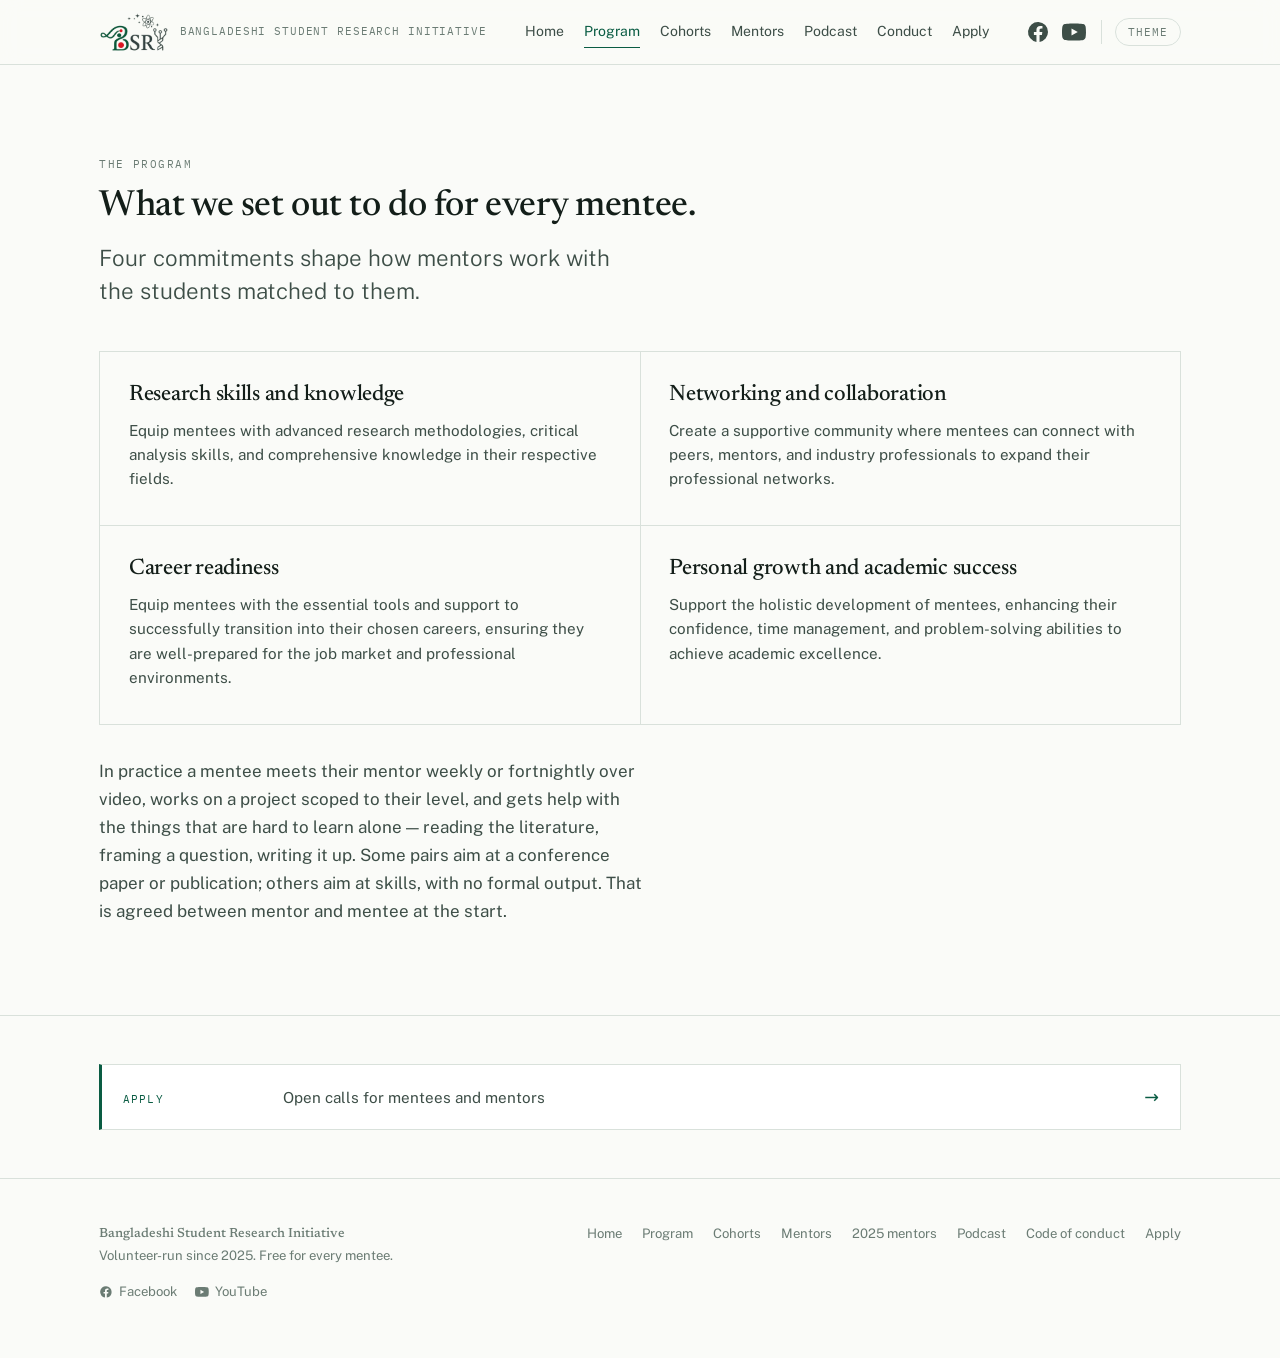
<file: program.html>
<!DOCTYPE html>
<html lang="en">
<head>
<meta charset="utf-8">
<meta name="viewport" content="width=device-width, initial-scale=1">
<title>Program · Bangladeshi Student Research Initiative</title>
<meta name="description" content="What BSRI commits to for every mentee, and how a mentorship actually runs week to week.">
<meta property="og:title" content="Program · Bangladeshi Student Research Initiative">
<meta property="og:description" content="What BSRI commits to for every mentee, and how a mentorship actually runs week to week.">
<meta property="og:type" content="website">
<link rel="icon" href="favicon.ico" sizes="any">
<link rel="apple-touch-icon" href="assets/img/apple-touch-icon.png">
<meta property="og:url" content="https://bsri-bd.github.io/program.html">
<meta property="og:image" content="https://bsri-bd.github.io/assets/img/og.png">
<meta property="og:image:width" content="1200">
<meta property="og:image:height" content="630">
<meta name="twitter:card" content="summary_large_image">
<meta name="twitter:image" content="https://bsri-bd.github.io/assets/img/og.png">
<link rel="preconnect" href="https://fonts.googleapis.com">
<link rel="preconnect" href="https://fonts.gstatic.com" crossorigin>
<link rel="stylesheet" href="https://fonts.googleapis.com/css2?family=Newsreader:ital,opsz,wght@0,6..72,400;0,6..72,500;0,6..72,600;1,6..72,400;1,6..72,500&family=Public+Sans:wght@300;400;500;600&family=IBM+Plex+Mono:wght@400;500&display=swap">
<link rel="stylesheet" href="assets/css/styles.css">
</head>
<body>
<a class="skip" href="#main">Skip to content</a>

<header class="masthead">
  <div class="wrap masthead__inner">
    <a class="brand" href="index.html">
      <img class="brand__logo brand__logo--light" src="assets/img/logo.png" alt="BSRI" width="416" height="240">
      <img class="brand__logo brand__logo--dark" src="assets/img/logo-dark.png" alt="" aria-hidden="true" width="416" height="240">
      <span class="brand__full">Bangladeshi Student Research Initiative</span>
    </a>
    <nav class="nav" aria-label="Primary">
      <a href="index.html">Home</a>
      <a href="program.html" aria-current="page" class="is-current">Program</a>
      <a href="cohorts.html">Cohorts</a>
      <a href="mentors.html">Mentors</a>
      <a href="podcast.html">Podcast</a>
      <a href="conduct.html">Conduct</a>
      <a href="apply.html">Apply</a>
    </nav>
    <div class="masthead__end">
      <div class="masthead__social">
        <a href="https://www.facebook.com/profile.php?id=61578981377113" target="_blank" rel="noopener" aria-label="BSRI on Facebook" title="BSRI on Facebook"><svg class="masthead__icon" viewBox="0 0 24 24" aria-hidden="true" focusable="false"><path fill="currentColor" d="M22 12a10 10 0 1 0-11.56 9.88v-6.99H7.9V12h2.54V9.8c0-2.5 1.49-3.89 3.77-3.89 1.09 0 2.24.2 2.24.2v2.46h-1.26c-1.24 0-1.63.77-1.63 1.56V12h2.78l-.45 2.89h-2.33v6.99A10 10 0 0 0 22 12z"/></svg></a>
        <a href="https://www.youtube.com/@bsri-bd" target="_blank" rel="noopener" aria-label="BSRI on YouTube" title="BSRI on YouTube"><svg class="masthead__icon" viewBox="0 0 24 24" aria-hidden="true" focusable="false"><path fill="currentColor" d="M23.5 6.2a3 3 0 0 0-2.1-2.1C19.5 3.5 12 3.5 12 3.5s-7.5 0-9.4.6A3 3 0 0 0 .5 6.2C0 8.1 0 12 0 12s0 3.9.5 5.8a3 3 0 0 0 2.1 2.1c1.9.6 9.4.6 9.4.6s7.5 0 9.4-.6a3 3 0 0 0 2.1-2.1c.5-1.9.5-5.8.5-5.8s0-3.9-.5-5.8zM9.5 15.6V8.4l6.3 3.6-6.3 3.6z"/></svg></a>
      </div>
      <button class="theme-toggle" id="theme-toggle" type="button" aria-label="Switch colour theme">Theme</button>
    </div>
  </div>
</header>

<main id="main">
  <section class="section section--plain">
    <div class="wrap">
      <div class="section__head">
        <p class="eyebrow">The program</p>
        <h1>What we set out to do for every mentee.</h1>
        <p class="lede">Four commitments shape how mentors work with the students matched to them.</p>
      </div>
      <div class="goals">
        <article class="goal">
          <h3>Research skills and knowledge</h3>
          <p>Equip mentees with advanced research methodologies, critical analysis skills, and comprehensive knowledge in their respective fields.</p>
        </article>
        <article class="goal">
          <h3>Networking and collaboration</h3>
          <p>Create a supportive community where mentees can connect with peers, mentors, and industry professionals to expand their professional networks.</p>
        </article>
        <article class="goal">
          <h3>Career readiness</h3>
          <p>Equip mentees with the essential tools and support to successfully transition into their chosen careers, ensuring they are well-prepared for the job market and professional environments.</p>
        </article>
        <article class="goal">
          <h3>Personal growth and academic success</h3>
          <p>Support the holistic development of mentees, enhancing their confidence, time management, and problem-solving abilities to achieve academic excellence.</p>
        </article>
      </div>
      <div class="prose prose--after">
        <p>In practice a mentee meets their mentor weekly or fortnightly over video, works on a project scoped to their level, and gets help with the things that are hard to learn alone &mdash; reading the literature, framing a question, writing it up. Some pairs aim at a conference paper or publication; others aim at skills, with no formal output. That is agreed between mentor and mentee at the start.</p>
      </div>
    </div>
  </section>
  <section class="section section--tight">
    <div class="wrap">
      <a class="cardlink" href="apply.html">
        <span class="cardlink__label">Apply</span>
        <span class="cardlink__text">Open calls for mentees and mentors</span>
        <span class="cardlink__arrow" aria-hidden="true">&rarr;</span>
      </a>
    </div>
  </section>
</main>

<footer class="footer">
  <div class="wrap footer__inner">
    <div>
      <p class="footer__name">Bangladeshi Student Research Initiative</p>
      <p>Volunteer-run since 2025. Free for every mentee.</p>
      <div class="social">
        <a class="social__link" href="https://www.facebook.com/profile.php?id=61578981377113" target="_blank" rel="noopener"><svg class="social__icon" viewBox="0 0 24 24" aria-hidden="true" focusable="false"><path fill="currentColor" d="M22 12a10 10 0 1 0-11.56 9.88v-6.99H7.9V12h2.54V9.8c0-2.5 1.49-3.89 3.77-3.89 1.09 0 2.24.2 2.24.2v2.46h-1.26c-1.24 0-1.63.77-1.63 1.56V12h2.78l-.45 2.89h-2.33v6.99A10 10 0 0 0 22 12z"/></svg><span>Facebook</span></a>
        <a class="social__link" href="https://www.youtube.com/@bsri-bd" target="_blank" rel="noopener"><svg class="social__icon" viewBox="0 0 24 24" aria-hidden="true" focusable="false"><path fill="currentColor" d="M23.5 6.2a3 3 0 0 0-2.1-2.1C19.5 3.5 12 3.5 12 3.5s-7.5 0-9.4.6A3 3 0 0 0 .5 6.2C0 8.1 0 12 0 12s0 3.9.5 5.8a3 3 0 0 0 2.1 2.1c1.9.6 9.4.6 9.4.6s7.5 0 9.4-.6a3 3 0 0 0 2.1-2.1c.5-1.9.5-5.8.5-5.8s0-3.9-.5-5.8zM9.5 15.6V8.4l6.3 3.6-6.3 3.6z"/></svg><span>YouTube</span></a>
      </div>
    </div>
    <nav class="footer__links" aria-label="Footer">
      <a href="index.html">Home</a>
      <a href="program.html">Program</a>
      <a href="cohorts.html">Cohorts</a>
      <a href="mentors.html">Mentors</a>
      <a href="mentors-2025.html">2025 mentors</a>
      <a href="podcast.html">Podcast</a>
      <a href="conduct.html">Code of conduct</a>
      <a href="apply.html">Apply</a>
    </nav>
  </div>
</footer>

<script src="assets/js/main.js"></script>
</body>
</html>
</file>
<file: assets/css/styles.css>
/* ==========================================================================
   Bangladeshi Student Research Initiative
   Palette: bottle green as ink, vermilion spent only on actions,
   neutrals biased green. Type: Newsreader / Public Sans / IBM Plex Mono.
   ========================================================================== */

/* --- Tokens: light is the base; both dark states redefine only tokens ----- */
:root {
  --paper:        #FAFBF8;
  --surface:      #FFFFFF;
  --sunk:         #F1F5F0;
  --ink:          #131E19;
  --ink-2:        #3D4E47;
  --ink-3:        #6B7C74;
  --rule:         #D9E1DB;
  --rule-strong:  #B7C5BD;
  --green:        #0A5C43;
  --green-deep:   #063B2C;
  --green-soft:   #E3EFE8;
  --flame:        #C8402C;
  --flame-ink:    #FFFFFF;
  --flame-soft:   #FBE9E5;
  --focus:        #0A5C43;
  --fb:           #1877F2;
  --yt:           #E62117;

  --font-display: "Newsreader", ui-serif, Georgia, "Times New Roman", serif;
  --font-body:    "Public Sans", ui-sans-serif, system-ui, -apple-system, "Segoe UI", Helvetica, Arial, sans-serif;
  --font-mono:    "IBM Plex Mono", ui-monospace, SFMono-Regular, Menlo, Consolas, monospace;

  --measure: 34rem;
  --page-max: 74rem;
  --gutter: clamp(1rem, 4vw, 3.5rem);

  --step-0:  1.0625rem;
  --step-1:  1.1875rem;
  --step-2:  1.4rem;
  --step-3:  1.75rem;
  --step-4:  2.25rem;
  --step-5:  clamp(2.4rem, 1.5rem + 3.6vw, 4rem);
}

@media (prefers-color-scheme: dark) {
  :root:not([data-theme="light"]) {
    --paper:       #0A120F;
    --surface:     #101A16;
    --sunk:        #16221D;
    --ink:         #E6EDE8;
    --ink-2:       #AEBEB6;
    --ink-3:       #7E8F87;
    --rule:        #23322B;
    --rule-strong: #35473E;
    --green:       #4FB08A;
    --green-deep:  #2E7A5D;
    --green-soft:  #15251E;
    --flame:       #EC8068;
    --flame-ink:   #1A0D09;
    --flame-soft:  #291611;
    --focus:       #4FB08A;
  --fb:          #5CA8FF;
  --yt:          #FF5B52;
  }
}

:root[data-theme="dark"] {
  --paper:       #0A120F;
  --surface:     #101A16;
  --sunk:        #16221D;
  --ink:         #E6EDE8;
  --ink-2:       #AEBEB6;
  --ink-3:       #7E8F87;
  --rule:        #23322B;
  --rule-strong: #35473E;
  --green:       #4FB08A;
  --green-deep:  #2E7A5D;
  --green-soft:  #15251E;
  --flame:       #EC8068;
  --flame-ink:   #1A0D09;
  --flame-soft:  #291611;
  --focus:       #4FB08A;
  --fb:          #5CA8FF;
  --yt:          #FF5B52;
}

/* --- Base --------------------------------------------------------------- */
*, *::before, *::after { box-sizing: border-box; }

html { -webkit-text-size-adjust: 100%; scroll-behavior: smooth; }
@media (prefers-reduced-motion: reduce) {
  html { scroll-behavior: auto; }
  *, *::before, *::after { animation-duration: .01ms !important; transition-duration: .01ms !important; }
}

body {
  margin: 0;
  background: var(--paper);
  color: var(--ink);
  font-family: var(--font-body);
  font-size: var(--step-0);
  line-height: 1.65;
  font-synthesis-weight: none;
  -webkit-font-smoothing: antialiased;
}

img, svg { max-width: 100%; height: auto; display: block; }

h1, h2, h3, h4 {
  font-family: var(--font-display);
  font-weight: 500;
  line-height: 1.12;
  text-wrap: balance;
  letter-spacing: -0.012em;
  margin: 0;
}

p { margin: 0; }

a { color: var(--green); text-decoration-thickness: 1px; text-underline-offset: 0.18em; }
a:hover { color: var(--ink); }

:focus-visible {
  outline: 2px solid var(--focus);
  outline-offset: 3px;
  border-radius: 2px;
}

.wrap {
  width: 100%;
  max-width: var(--page-max);
  margin-inline: auto;
  padding-inline: var(--gutter);
}

.skip {
  position: absolute; left: -9999px; top: 0;
  background: var(--green); color: #fff; padding: .7rem 1rem; z-index: 100;
}
.skip:focus { left: 0; }

/* --- Shared type utilities ---------------------------------------------- */
.eyebrow {
  font-family: var(--font-mono);
  font-size: .7rem;
  letter-spacing: .13em;
  text-transform: uppercase;
  color: var(--ink-3);
  margin: 0;
}

.lede {
  font-size: var(--step-2);
  line-height: 1.45;
  color: var(--ink-2);
  max-width: var(--measure);
  font-weight: 300;
}

.prose { max-width: var(--measure); display: flex; flex-direction: column; gap: 1.1em; color: var(--ink-2); }
.prose strong { color: var(--ink); font-weight: 600; }

/* --- Header ------------------------------------------------------------- */
.masthead {
  position: sticky;
  top: 0;
  z-index: 50;
  background: color-mix(in srgb, var(--paper) 88%, transparent);
  backdrop-filter: saturate(1.4) blur(10px);
  border-bottom: 1px solid var(--rule);
}

.masthead__inner {
  display: flex;
  align-items: center;
  justify-content: space-between;
  gap: 1.1rem;
  min-height: 4rem;
  padding-block: .6rem;
}

.brand { display: flex; align-items: center; gap: .6rem; text-decoration: none; color: var(--ink); flex: 0 1 auto; min-width: 0; }
.brand__full {
  font-family: var(--font-mono);
  font-size: .68rem;
  letter-spacing: .08em;
  text-transform: uppercase;
  color: var(--ink-3);
}
@media (max-width: 74rem) { .brand__full { display: none; } }

.nav { display: flex; align-items: center; gap: 1.25rem; flex: 0 0 auto; }
.nav a {
  font-size: .875rem;
  white-space: nowrap;
  color: var(--ink-2);
  text-decoration: none;
  padding-block: .25rem;
  border-bottom: 1px solid transparent;
}
.nav a:hover { color: var(--green); border-bottom-color: var(--green); }
/* Below the breakpoint the nav becomes a panel under the bar, opened by the
   menu button. Without this there is no navigation on a phone at all. */
.nav-toggle { display: none; }

@media (max-width: 58rem) {
  .nav-toggle {
    display: inline-flex;
    align-items: center;
    justify-content: center;
    flex: 0 0 auto;
    width: 2.35rem;
    height: 2.35rem;
    padding: 0;
    background: transparent;
    color: var(--ink-2);
    border: 1px solid var(--rule);
    border-radius: 6px;
    cursor: pointer;
  }
  .nav-toggle:hover { color: var(--green); border-color: var(--green); }
  .nav-toggle svg { width: 1.35rem; height: 1.35rem; max-width: none; }
  .nav-toggle__x { display: none; }
  .nav-toggle[aria-expanded="true"] .nav-toggle__bars { display: none; }
  .nav-toggle[aria-expanded="true"] .nav-toggle__x { display: block; }

  .nav {
    display: none;
    position: absolute;
    top: 100%;
    left: 0;
    right: 0;
    flex-direction: column;
    align-items: stretch;
    gap: 0;
    padding: .35rem var(--gutter) 1rem;
    background: var(--paper);
    border-bottom: 1px solid var(--rule);
    box-shadow: 0 12px 24px -18px rgba(0,0,0,.5);
  }
  .nav.is-open { display: flex; }
  .nav a {
    padding-block: .85rem;
    font-size: 1rem;
    border-bottom: 1px solid var(--rule);
  }
  .nav a:last-child { border-bottom: 0; }
  .nav a:hover { border-bottom-color: var(--rule); }
  .nav a.is-current { color: var(--green); }

}

.theme-toggle {
  flex: 0 0 auto;
  white-space: nowrap;
  font-family: var(--font-mono);
  font-size: .68rem;
  letter-spacing: .08em;
  text-transform: uppercase;
  background: transparent;
  color: var(--ink-3);
  border: 1px solid var(--rule);
  border-radius: 999px;
  padding: .35rem .75rem;
  cursor: pointer;
}
.theme-toggle:hover { color: var(--green); border-color: var(--green); }
.theme-toggle__icon { display: none; }

/* --- Buttons ------------------------------------------------------------ */
.btn {
  display: inline-flex;
  align-items: center;
  gap: .5rem;
  font-family: var(--font-body);
  font-size: .9rem;
  font-weight: 500;
  padding: .72rem 1.2rem;
  text-decoration: none;
  border: 1px solid transparent;
  transition: background-color .15s ease, color .15s ease, border-color .15s ease;
}
.btn--primary { background: var(--flame); color: var(--flame-ink); }
.btn--primary:hover { background: var(--ink); color: var(--paper); }
.btn--ghost { border-color: var(--rule-strong); color: var(--ink); }
.btn--ghost:hover { border-color: var(--green); color: var(--green); background: var(--green-soft); }

/* --- Sections ----------------------------------------------------------- */
.section { padding-block: clamp(3.5rem, 7vw, 6rem); border-top: 1px solid var(--rule); }
.section--plain { border-top: 0; }

.section__head {
  display: flex;
  flex-direction: column;
  gap: .9rem;
  margin-bottom: 2.75rem;
  max-width: 46rem;
}
.section__head h2 { font-size: var(--step-4); }

/* --- Hero: thesis on the left, the actual span of fields on the right ---- */
.hero { padding-block: clamp(3rem, 6vw, 5.5rem) clamp(3rem, 6vw, 5rem); }

.hero__grid {
  display: grid;
  grid-template-columns: minmax(0, 1.05fr) minmax(0, .95fr);
  gap: clamp(2.5rem, 5vw, 4.5rem);
  align-items: start;
}
@media (max-width: 62rem) { .hero__grid { grid-template-columns: 1fr; } }

.hero__thesis { display: flex; flex-direction: column; gap: 1.5rem; }

.hero h1 {
  font-size: var(--step-5);
  font-weight: 400;
  letter-spacing: -0.022em;
  line-height: 1.06;
}
.hero h1 em {
  font-style: italic;
  color: var(--green);
}

.hero__mission {
  font-size: var(--step-1);
  line-height: 1.55;
  color: var(--ink-2);
  max-width: 32rem;
}

.hero__actions { display: flex; flex-wrap: wrap; gap: .75rem; margin-top: .4rem; }

.hero__note {
  font-family: var(--font-mono);
  font-size: .72rem;
  line-height: 1.6;
  color: var(--ink-3);
  letter-spacing: .01em;
}

/* The field index — the interdisciplinary span, shown rather than claimed */
.fieldindex {
  border: 1px solid var(--rule);
  background: var(--surface);
  padding: 1.5rem 1.6rem 1.7rem;
}
.fieldindex__head {
  display: flex;
  align-items: baseline;
  justify-content: space-between;
  gap: 1rem;
  padding-bottom: .9rem;
  margin-bottom: 1.1rem;
  border-bottom: 1px solid var(--rule);
}
.fieldindex__count {
  font-family: var(--font-mono);
  font-size: .7rem;
  color: var(--green);
  letter-spacing: .06em;
  font-variant-numeric: tabular-nums;
}
.fieldindex__list {
  list-style: none;
  margin: 0;
  padding: 0;
  columns: 2;
  column-gap: 1.6rem;
}
@media (max-width: 30rem) { .fieldindex__list { columns: 1; } }
.fieldindex__list li {
  font-family: var(--font-mono);
  font-size: .74rem;
  line-height: 1.5;
  color: var(--ink-2);
  padding-block: .3rem;
  break-inside: avoid;
  border-bottom: 1px solid var(--rule);
}
.fieldindex__list li:last-child { border-bottom: 0; }

/* --- Goals: a set, not a sequence — no numbering ------------------------ */
.goals {
  display: grid;
  grid-template-columns: repeat(2, minmax(0, 1fr));
  gap: 1px;
  background: var(--rule);
  border: 1px solid var(--rule);
}
@media (max-width: 48rem) { .goals { grid-template-columns: 1fr; } }

.goal {
  background: var(--paper);
  padding: 1.9rem 1.8rem 2.1rem;
  display: flex;
  flex-direction: column;
  gap: .7rem;
}
.goal h3 { font-size: var(--step-2); }
.goal p { color: var(--ink-2); font-size: .95rem; line-height: 1.6; }

/* --- Who we are: facts rail -------------------------------------------- */
.about__grid {
  display: grid;
  grid-template-columns: minmax(0, 1.4fr) minmax(0, 1fr);
  gap: clamp(2.5rem, 5vw, 4.5rem);
  align-items: start;
}
@media (max-width: 58rem) { .about__grid { grid-template-columns: 1fr; } }

.facts { display: flex; flex-direction: column; border-top: 1px solid var(--rule-strong); }
.fact {
  display: grid;
  grid-template-columns: 8.5rem minmax(0, 1fr);
  gap: 1rem;
  padding-block: .95rem;
  border-bottom: 1px solid var(--rule);
  align-items: baseline;
}
@media (max-width: 26rem) { .fact { grid-template-columns: 1fr; gap: .2rem; } }
.fact dt {
  font-family: var(--font-mono);
  font-size: .68rem;
  letter-spacing: .1em;
  text-transform: uppercase;
  color: var(--ink-3);
}
.fact dd { margin: 0; font-size: .95rem; color: var(--ink); }

/* --- Mentor roster: a typographic index, not avatar cards --------------- */
.roster { border-top: 1px solid var(--rule-strong); }
.roster__group { border-bottom: 1px solid var(--rule); }
.roster__grid {
  display: grid;
  grid-template-columns: repeat(2, minmax(0, 1fr));
  column-gap: clamp(1.5rem, 4vw, 3.5rem);
}
@media (max-width: 52rem) { .roster__grid { grid-template-columns: 1fr; } }

.mentor {
  display: flex;
  flex-direction: column;
  gap: .3rem;
  padding-block: 1.05rem;
  border-bottom: 1px solid var(--rule);
}
.mentor__name {
  display: block;
  font-family: var(--font-display);
  font-size: var(--step-1);
  font-weight: 500;
  color: var(--ink);
  line-height: 1.25;
}
.mentor__fields {
  display: block;
  font-family: var(--font-mono);
  font-size: .72rem;
  line-height: 1.55;
  color: var(--ink-3);
  letter-spacing: .005em;
}

/* --- Code of conduct ---------------------------------------------------- */
.principles { display: flex; flex-direction: column; border-top: 1px solid var(--rule-strong); }
.principle {
  display: grid;
  grid-template-columns: 15rem minmax(0, 1fr);
  gap: .35rem 2rem;
  padding-block: 1.15rem;
  border-bottom: 1px solid var(--rule);
  align-items: baseline;
}
@media (max-width: 46rem) { .principle { grid-template-columns: 1fr; } }
.principle__name { font-family: var(--font-display); font-size: var(--step-1); font-weight: 500; }
.principle p { color: var(--ink-2); font-size: .95rem; }

/* --- Apply -------------------------------------------------------------- */
.apply { background: var(--green-soft); border-top: 1px solid var(--rule); }
.apply__grid {
  display: grid;
  grid-template-columns: repeat(2, minmax(0, 1fr));
  gap: 1px;
  background: var(--rule);
  border: 1px solid var(--rule);
}
@media (max-width: 48rem) { .apply__grid { grid-template-columns: 1fr; } }
.track {
  background: var(--paper);
  padding: 2rem 1.9rem 2.2rem;
  display: flex;
  flex-direction: column;
  gap: .85rem;
  align-items: flex-start;
}
.track h3 { font-size: var(--step-3); }
.track p { color: var(--ink-2); font-size: .95rem; }
.track .btn { margin-top: .5rem; }

/* --- Footer ------------------------------------------------------------- */
.footer { border-top: 1px solid var(--rule); padding-block: 2.75rem 3.5rem; }
.footer__inner {
  display: flex;
  flex-wrap: wrap;
  gap: 1.5rem 3rem;
  justify-content: space-between;
  align-items: flex-start;
}
.footer p, .footer a { font-size: .82rem; color: var(--ink-3); }
.footer__links { display: flex; flex-wrap: wrap; gap: 1.25rem; }
.footer__links a { text-decoration: none; }
.footer__links a:hover { color: var(--green); }

/* --- Small structural helpers ------------------------------------------- */
.roster__label { padding-block: 1.4rem .8rem; }
.prose--after { margin-top: 2rem; }
.footer__name {
  color: var(--ink);
  font-family: var(--font-display);
  font-size: 1.05rem;
  font-weight: 500;
}

/* --- Mentor entry detail ------------------------------------------------ */
.mentor__affil {
  display: block;
  font-family: var(--font-body);
  font-size: .82rem;
  line-height: 1.45;
  color: var(--ink-2);
}
.mentor__link {
  font-family: var(--font-mono);
  font-size: .66rem;
  letter-spacing: .09em;
  text-transform: uppercase;
  color: var(--green);
  text-decoration: none;
  border-bottom: 1px solid var(--rule-strong);
  align-self: flex-start;
  margin-top: .25rem;
  padding-bottom: 1px;
}
.mentor__link:hover { color: var(--ink); border-bottom-color: var(--green); }

/* --- Cohorts: each year is its own object, never one merged band -------- */
.cohorts {
  display: grid;
  grid-template-columns: repeat(2, minmax(0, 1fr));
  gap: 1px;
  background: var(--rule);
  border: 1px solid var(--rule);
  margin-bottom: clamp(2.5rem, 5vw, 3.5rem);
}
@media (max-width: 48rem) { .cohorts { grid-template-columns: 1fr; } }

.cohort {
  background: var(--paper);
  padding: 1.6rem 1.7rem 1.8rem;
  display: flex;
  flex-direction: column;
  gap: .9rem;
}
.cohort__head { display: flex; align-items: center; gap: .8rem; flex-wrap: wrap; }
.cohort__year {
  font-family: var(--font-display);
  font-size: var(--step-4);
  font-weight: 500;
  line-height: 1;
  color: var(--green);
  font-variant-numeric: tabular-nums;
}
.pill {
  font-family: var(--font-mono);
  font-size: .64rem;
  letter-spacing: .11em;
  text-transform: uppercase;
  padding: .28rem .6rem;
  border-radius: 999px;
  white-space: nowrap;
}
.pill--done { background: var(--sunk); color: var(--ink-3); border: 1px solid var(--rule); }
.pill--live { background: var(--flame-soft); color: var(--flame); border: 1px solid var(--flame); }

.cohort__note {
  font-size: .92rem;
  line-height: 1.6;
  color: var(--ink-2);
  flex: 1;
}
.cohort__figures {
  display: flex;
  gap: 2.5rem;
  margin: 0;
  padding-top: 1rem;
  border-top: 1px solid var(--rule);
}
.figure { display: flex; flex-direction: column-reverse; gap: .1rem; }
.figure dt {
  font-family: var(--font-mono);
  font-size: .66rem;
  letter-spacing: .1em;
  text-transform: uppercase;
  color: var(--ink-3);
}
.figure dd {
  margin: 0;
  font-family: var(--font-display);
  font-size: var(--step-3);
  font-weight: 500;
  line-height: 1.05;
  color: var(--ink);
  font-variant-numeric: tabular-nums;
}

/* Past mentors read as a footnote to the roster, not a second roster */
.roster__group--past { padding-bottom: 1.5rem; }
.pastmentors {
  font-size: .9rem;
  line-height: 1.6;
  color: var(--ink-2);
  max-width: var(--measure);
  margin: 0 0 .4rem;
}

/* --- Multi-page navigation --------------------------------------------- */
.nav a.is-current {
  color: var(--green);
  border-bottom-color: var(--green);
}

.section--tight { padding-block: clamp(2rem, 4vw, 3rem); }

/* A link to another page reads as a destination, not a content card */
.cardlink {
  display: flex;
  align-items: baseline;
  gap: 1rem;
  text-decoration: none;
  color: var(--ink);
  border: 1px solid var(--rule);
  border-left: 3px solid var(--green);
  background: var(--surface);
  padding: 1.1rem 1.3rem;
  transition: border-color .15s ease, background-color .15s ease;
}
.cardlink + .cardlink { margin-top: -1px; }
.cardlink:hover { background: var(--green-soft); border-color: var(--rule-strong); border-left-color: var(--green); }
.cardlink__label {
  font-family: var(--font-mono);
  font-size: .66rem;
  letter-spacing: .11em;
  text-transform: uppercase;
  color: var(--green);
  flex: 0 0 auto;
  min-width: 9rem;
}
.cardlink__text { flex: 1; font-size: .95rem; color: var(--ink-2); }
.cardlink__arrow { color: var(--green); font-size: 1.1rem; flex: 0 0 auto; }
@media (max-width: 34rem) {
  .cardlink { flex-direction: column; align-items: flex-start; gap: .35rem; }
  .cardlink__arrow { display: none; }
}

/* Page-opening headline: same scale as a section h2, since there is no hero */
.section--plain .section__head h1 {
  font-size: var(--step-4);
  font-weight: 500;
  letter-spacing: -0.012em;
}

.mentor__badge {
  font-family: var(--font-mono);
  font-size: .6rem;
  letter-spacing: .1em;
  text-transform: uppercase;
  color: var(--green);
  background: var(--green-soft);
  border-radius: 999px;
  padding: .2rem .55rem;
  align-self: flex-start;
  margin-top: .15rem;
}

/* --- Social links ------------------------------------------------------- */
.social { display: flex; gap: 1.1rem; margin-top: .9rem; }
.social__link {
  display: inline-flex;
  align-items: center;
  gap: .4rem;
  font-size: .82rem;
  color: var(--ink-3);
  text-decoration: none;
}
.social__link:hover { color: var(--green); }
.social__icon { width: 1.05em; height: 1.05em; flex: 0 0 auto; }

/* --- Episodes: a dated series, so the date is the structural device ------ */
.episodes {
  display: flex;
  flex-direction: column;
  border-top: 1px solid var(--rule-strong);
  margin-top: 2.5rem;
}
.episode {
  display: flex;
  flex-direction: column;
  gap: .55rem;
  align-items: flex-start;
  padding-block: 1.9rem;
  border-bottom: 1px solid var(--rule);
}
.episode__date {
  font-family: var(--font-mono);
  font-size: .68rem;
  letter-spacing: .11em;
  text-transform: uppercase;
  color: var(--ink-3);
  margin: 0;
}
.episode__title {
  font-family: var(--font-display);
  font-size: var(--step-3);
  font-weight: 500;
  line-height: 1.2;
  margin: 0;
  max-width: 44rem;
}
.episode__title a { color: var(--ink); text-decoration: none; }
.episode__title a:hover { color: var(--green); text-decoration: underline; text-underline-offset: .16em; }
.episode__summary {
  margin: 0;
  max-width: var(--measure);
  color: var(--ink-2);
  font-size: .95rem;
  line-height: 1.65;
}
.episode__watch {
  font-family: var(--font-mono);
  font-size: .68rem;
  letter-spacing: .09em;
  text-transform: uppercase;
  color: var(--green);
  text-decoration: none;
  margin-top: .25rem;
}
.episode__watch:hover { color: var(--ink); text-decoration: underline; text-underline-offset: .2em; }

/* --- Social in the masthead: present on every page, at every width ------- */
.masthead__end { display: flex; align-items: center; gap: .85rem; flex: 0 0 auto; }

.masthead__social {
  display: flex;
  align-items: center;
  gap: .7rem;
  padding-right: .95rem;
  border-right: 1px solid var(--rule);
  flex: 0 0 auto;
}
/* Sized and coloured to sit level with the nav links, not below them */
.masthead__social a {
  display: inline-flex;
  flex: 0 0 auto;
  color: var(--ink-2);
  border-radius: 4px;
  transition: color .15s ease;
}
.masthead__social a:nth-child(1):hover { color: var(--fb); }
.masthead__social a:nth-child(2):hover { color: var(--yt); }
/* The global `svg { max-width: 100% }` would let a squeezed flex parent
   collapse these to a dot, so they opt out of it and refuse to shrink. */
.masthead__icon {
  width: 1.5rem;
  height: 1.5rem;
  max-width: none;
  flex: 0 0 auto;
  display: block;
}

/* --- Follow block ------------------------------------------------------- */
.sociallinks {
  display: grid;
  grid-template-columns: repeat(2, minmax(0, 1fr));
  gap: 1px;
  background: var(--rule);
  border: 1px solid var(--rule);
}
@media (max-width: 48rem) { .sociallinks { grid-template-columns: 1fr; } }

.sociallink {
  display: flex;
  align-items: flex-start;
  gap: 1rem;
  background: var(--paper);
  padding: 1.7rem 1.7rem 1.8rem;
  text-decoration: none;
  color: var(--ink);
  border-left: 3px solid transparent;
  transition: background-color .15s ease, border-left-color .15s ease;
}
.sociallink--fb { border-left-color: var(--fb); }
.sociallink--yt { border-left-color: var(--yt); }
.sociallink:hover { background: var(--sunk); }

.sociallink__icon { width: 1.6rem; height: 1.6rem; flex: 0 0 auto; margin-top: .1rem; }
.sociallink--fb .sociallink__icon { color: var(--fb); }
.sociallink--yt .sociallink__icon { color: var(--yt); }

.sociallink__body { display: flex; flex-direction: column; gap: .3rem; flex: 1; }
.sociallink__name {
  font-family: var(--font-display);
  font-size: var(--step-2);
  font-weight: 500;
  line-height: 1.2;
}
.sociallink__text { font-size: .92rem; line-height: 1.6; color: var(--ink-2); }
.sociallink__arrow { color: var(--ink-3); font-size: 1.1rem; flex: 0 0 auto; }
.sociallink:hover .sociallink__arrow { color: var(--ink); }
@media (max-width: 30rem) { .sociallink__arrow { display: none; } }

/* --- Brand logo: one variant per theme, switched on the same tokens ------ */
.brand__logo {
  height: 2.5rem;
  width: auto;
  display: block;
  flex: 0 0 auto;
}
.brand__logo--dark { display: none; }

@media (prefers-color-scheme: dark) {
  :root:not([data-theme="light"]) .brand__logo--light { display: none; }
  :root:not([data-theme="light"]) .brand__logo--dark  { display: block; }
}
:root[data-theme="dark"] .brand__logo--light { display: none; }
:root[data-theme="dark"] .brand__logo--dark  { display: block; }

.brand { gap: .7rem; }
@media (max-width: 26rem) { .brand__logo { height: 2.1rem; } }

/* --- Mobile control sizing ----------------------------------------------
   Must come after the base .theme-toggle / .masthead__social rules: at equal
   specificity the later declaration wins, and an earlier media query loses. */
@media (max-width: 58rem) {
  .theme-toggle {
    width: 2.35rem;
    height: 2.35rem;
    padding: 0;
    border-radius: 6px;
    display: inline-flex;
    align-items: center;
    justify-content: center;
  }
  .theme-toggle__label { display: none; }
  .theme-toggle__icon {
    display: block;
    width: 1.3rem;
    height: 1.3rem;
    max-width: none;
  }

  .masthead__social { gap: .6rem; padding-right: .75rem; }
  .masthead__end { gap: .55rem; }
}

/* --- Application status: says whether a call is open, next to the call --- */
.status {
  display: flex;
  align-items: flex-start;
  gap: .65rem;
  max-width: 33rem;
  margin: 0;
  padding: .75rem .95rem;
  background: var(--sunk);
  border-left: 3px solid var(--rule-strong);
  font-size: .88rem;
  line-height: 1.55;
  color: var(--ink-2);
}
.status strong { color: var(--ink); font-weight: 600; }
.status__dot {
  width: .5rem;
  height: .5rem;
  margin-top: .48rem;
  border-radius: 50%;
  background: var(--ink-3);
  flex: 0 0 auto;
}

.roster--spaced { margin-top: 2.5rem; }

/* --- Mentor profiles ------------------------------------------------------
   Portrait, name, one paragraph, keyword tags, links. A mentor without a
   photo on file gets their initials, so a gap never reads as a broken image. */
.profiles {
  display: grid;
  grid-template-columns: repeat(2, minmax(0, 1fr));
  column-gap: clamp(1.5rem, 4vw, 3rem);
}
@media (max-width: 58rem) { .profiles { grid-template-columns: 1fr; } }

.profile {
  display: flex;
  align-items: flex-start;
  gap: 1.05rem;
  padding-block: 1.6rem;
  border-bottom: 1px solid var(--rule);
  min-width: 0;
}

.profile__photo {
  width: 4.5rem;
  height: 4.5rem;
  flex: 0 0 auto;
  border-radius: 4px;
  overflow: hidden;
  background: var(--sunk);
  border: 1px solid var(--rule);
  display: flex;
  align-items: center;
  justify-content: center;
}
.profile__img {
  width: 100%;
  height: 100%;
  max-width: none;
  object-fit: cover;
  display: block;
}
.profile__initials {
  font-family: var(--font-display);
  font-size: 1.35rem;
  font-weight: 500;
  color: var(--ink-3);
  letter-spacing: .02em;
}

.profile__body { display: flex; flex-direction: column; gap: .38rem; min-width: 0; }
.profile__name {
  font-family: var(--font-display);
  font-size: var(--step-1);
  font-weight: 500;
  line-height: 1.25;
  margin: 0;
}
.profile__affil { font-size: .82rem; line-height: 1.45; color: var(--ink-2); }
.profile__blurb { font-size: .9rem; line-height: 1.6; color: var(--ink-2); }

.profile__keywords {
  list-style: none;
  margin: .3rem 0 0;
  padding: 0;
  display: flex;
  flex-wrap: wrap;
  gap: .3rem;
}
.profile__keywords li {
  font-family: var(--font-mono);
  font-size: .62rem;
  letter-spacing: .07em;
  text-transform: uppercase;
  color: var(--ink-3);
  border: 1px solid var(--rule);
  border-radius: 3px;
  padding: .22rem .45rem;
  white-space: nowrap;
}

.profile__links { display: flex; flex-wrap: wrap; gap: .9rem; margin-top: .35rem; }
.profile__links:empty { display: none; }
.profile__link {
  font-family: var(--font-mono);
  font-size: .64rem;
  letter-spacing: .09em;
  text-transform: uppercase;
  color: var(--green);
  text-decoration: none;
  border-bottom: 1px solid var(--rule-strong);
  padding-bottom: 1px;
}
.profile__link:hover { color: var(--ink); border-bottom-color: var(--green); }

.profile__badge {
  font-family: var(--font-mono);
  font-size: .58rem;
  letter-spacing: .1em;
  text-transform: uppercase;
  color: var(--green);
  background: var(--green-soft);
  border-radius: 999px;
  padding: .18rem .5rem;
  align-self: flex-start;
}

/* --- Mentee experiences ---------------------------------------------------
   The quotation leads; project and mentor sit under it as a small record.
   One column, because a testimonial needs a readable measure. */
.stories {
  display: flex;
  flex-direction: column;
  border-top: 1px solid var(--rule-strong);
}

.story {
  display: flex;
  align-items: flex-start;
  gap: clamp(1.1rem, 3vw, 1.8rem);
  padding-block: 2rem;
  border-bottom: 1px solid var(--rule);
}
@media (max-width: 34rem) { .story { flex-direction: column; gap: 1rem; } }

.story__photo {
  width: 5.25rem;
  height: 5.25rem;
  flex: 0 0 auto;
  border-radius: 4px;
  overflow: hidden;
  background: var(--sunk);
  border: 1px solid var(--rule);
  display: flex;
  align-items: center;
  justify-content: center;
}
.story__img { width: 100%; height: 100%; max-width: none; object-fit: cover; display: block; }
.story__initials {
  font-family: var(--font-display);
  font-size: 1.5rem;
  font-weight: 500;
  color: var(--ink-3);
}

.story__body { display: flex; flex-direction: column; gap: .3rem; min-width: 0; }
.story__name {
  font-family: var(--font-display);
  font-size: var(--step-2);
  font-weight: 500;
  line-height: 1.2;
  margin: 0;
}
.story__affil {
  font-family: var(--font-mono);
  font-size: .7rem;
  letter-spacing: .04em;
  color: var(--ink-3);
  line-height: 1.5;
}

.story__quote {
  margin: .85rem 0 0;
  padding-left: 1.1rem;
  border-left: 2px solid var(--green);
  font-family: var(--font-display);
  font-size: var(--step-1);
  font-style: italic;
  font-weight: 400;
  line-height: 1.5;
  color: var(--ink);
  max-width: 44rem;
}

.story__meta {
  display: flex;
  flex-wrap: wrap;
  gap: .35rem 2.5rem;
  margin: 1rem 0 0;
  max-width: 46rem;
}
.story__meta > div { display: flex; flex-direction: column; gap: .12rem; min-width: 0; }
.story__meta dt {
  font-family: var(--font-mono);
  font-size: .62rem;
  letter-spacing: .11em;
  text-transform: uppercase;
  color: var(--ink-3);
}
.story__meta dd { margin: 0; font-size: .9rem; line-height: 1.5; color: var(--ink-2); }
.story__meta > div:last-child dd { color: var(--ink); }

/* --- Organising team: the roster entry, with a portrait ------------------ */
.mentor--photo {
  flex-direction: row;
  align-items: flex-start;
  gap: .9rem;
}
.mentor__photo {
  width: 3.6rem;
  height: 3.6rem;
  flex: 0 0 auto;
  border-radius: 4px;
  overflow: hidden;
  background: var(--sunk);
  border: 1px solid var(--rule);
  display: block;
}
.mentor__photo img { width: 100%; height: 100%; max-width: none; object-fit: cover; display: block; }
.mentor__text { display: flex; flex-direction: column; gap: .3rem; min-width: 0; }

/* --- A call that is not currently open ----------------------------------
   Sits where the button would, so the card does not look unfinished, but is
   plainly not something to click. */
.track__closed {
  margin-top: .5rem;
  padding: .6rem .9rem;
  border: 1px dashed var(--rule-strong);
  border-radius: 3px;
  font-size: .85rem;
  line-height: 1.5;
  color: var(--ink-3);
  max-width: 24rem;
}

/* Three routes need three columns; two in a two-column grid left an orphan. */
.apply__grid--three { grid-template-columns: repeat(3, minmax(0, 1fr)); }
@media (max-width: 62rem) { .apply__grid--three { grid-template-columns: 1fr; } }
</file>
